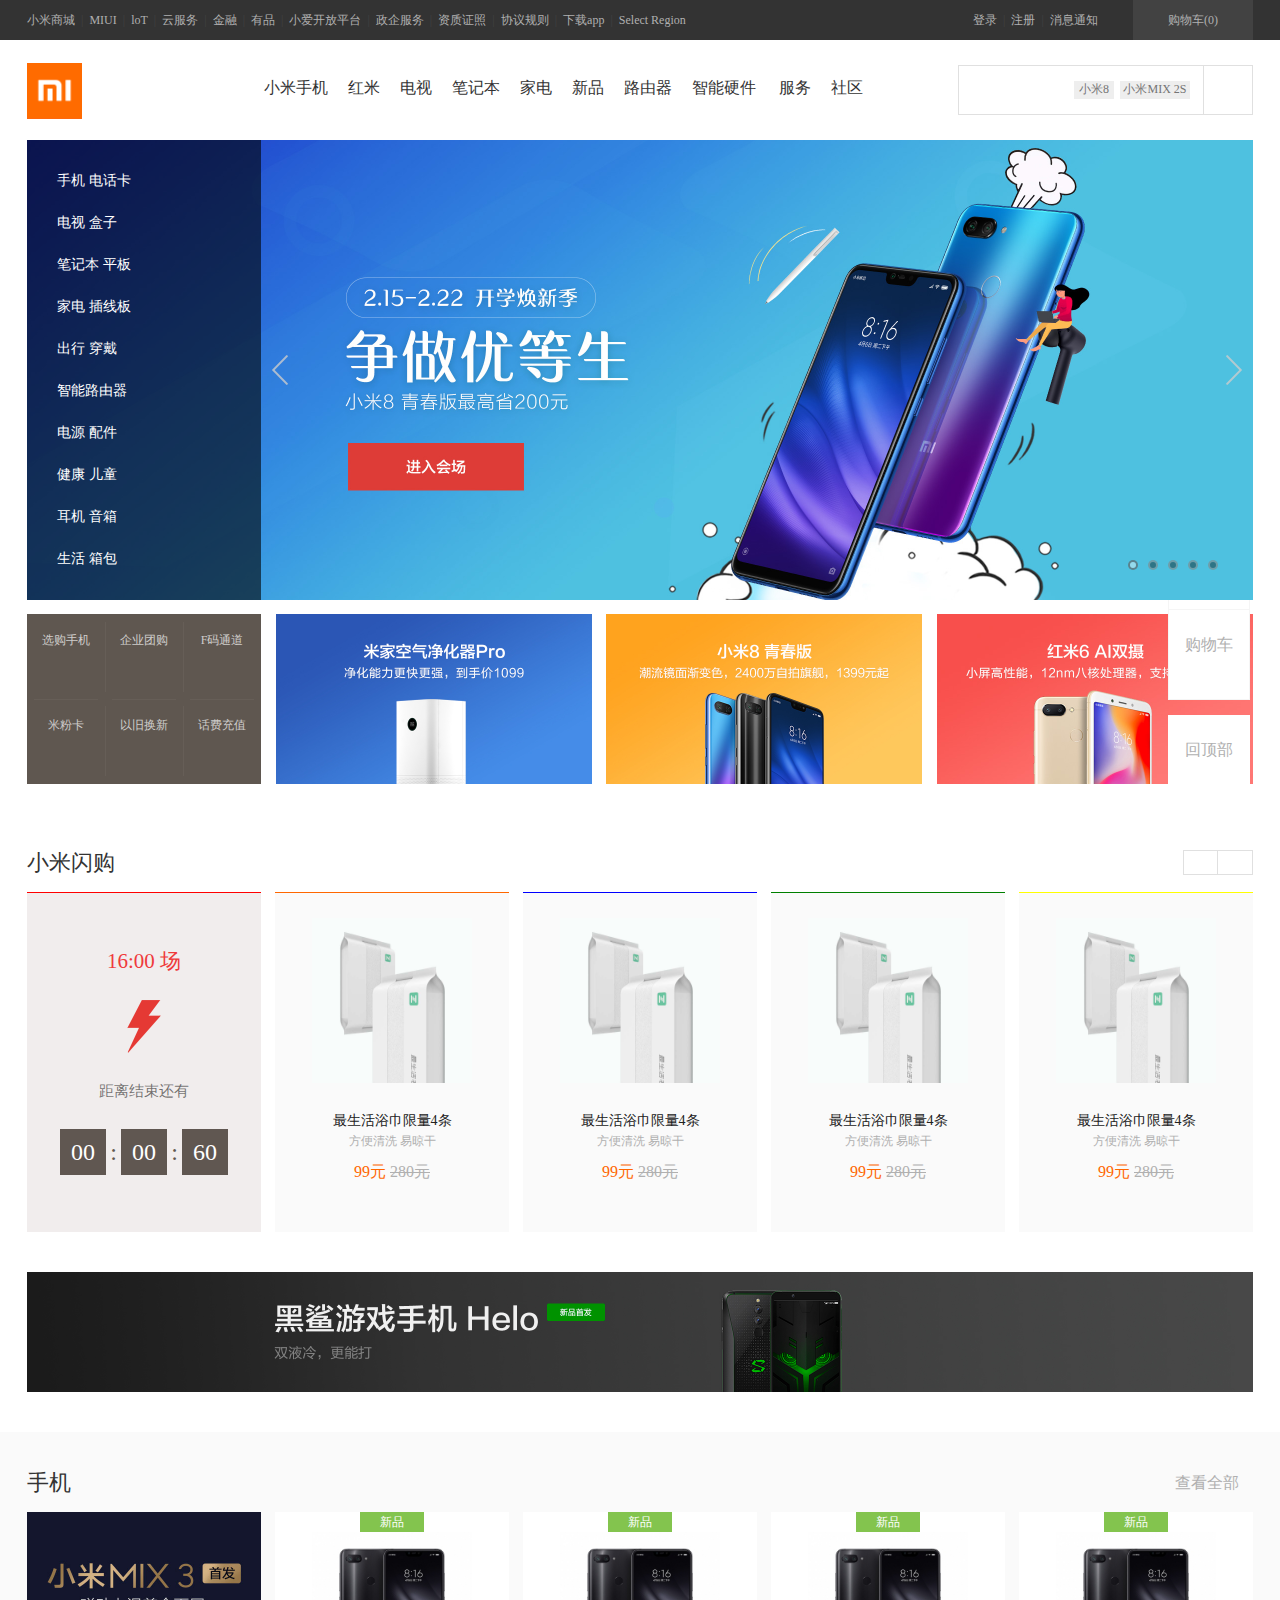
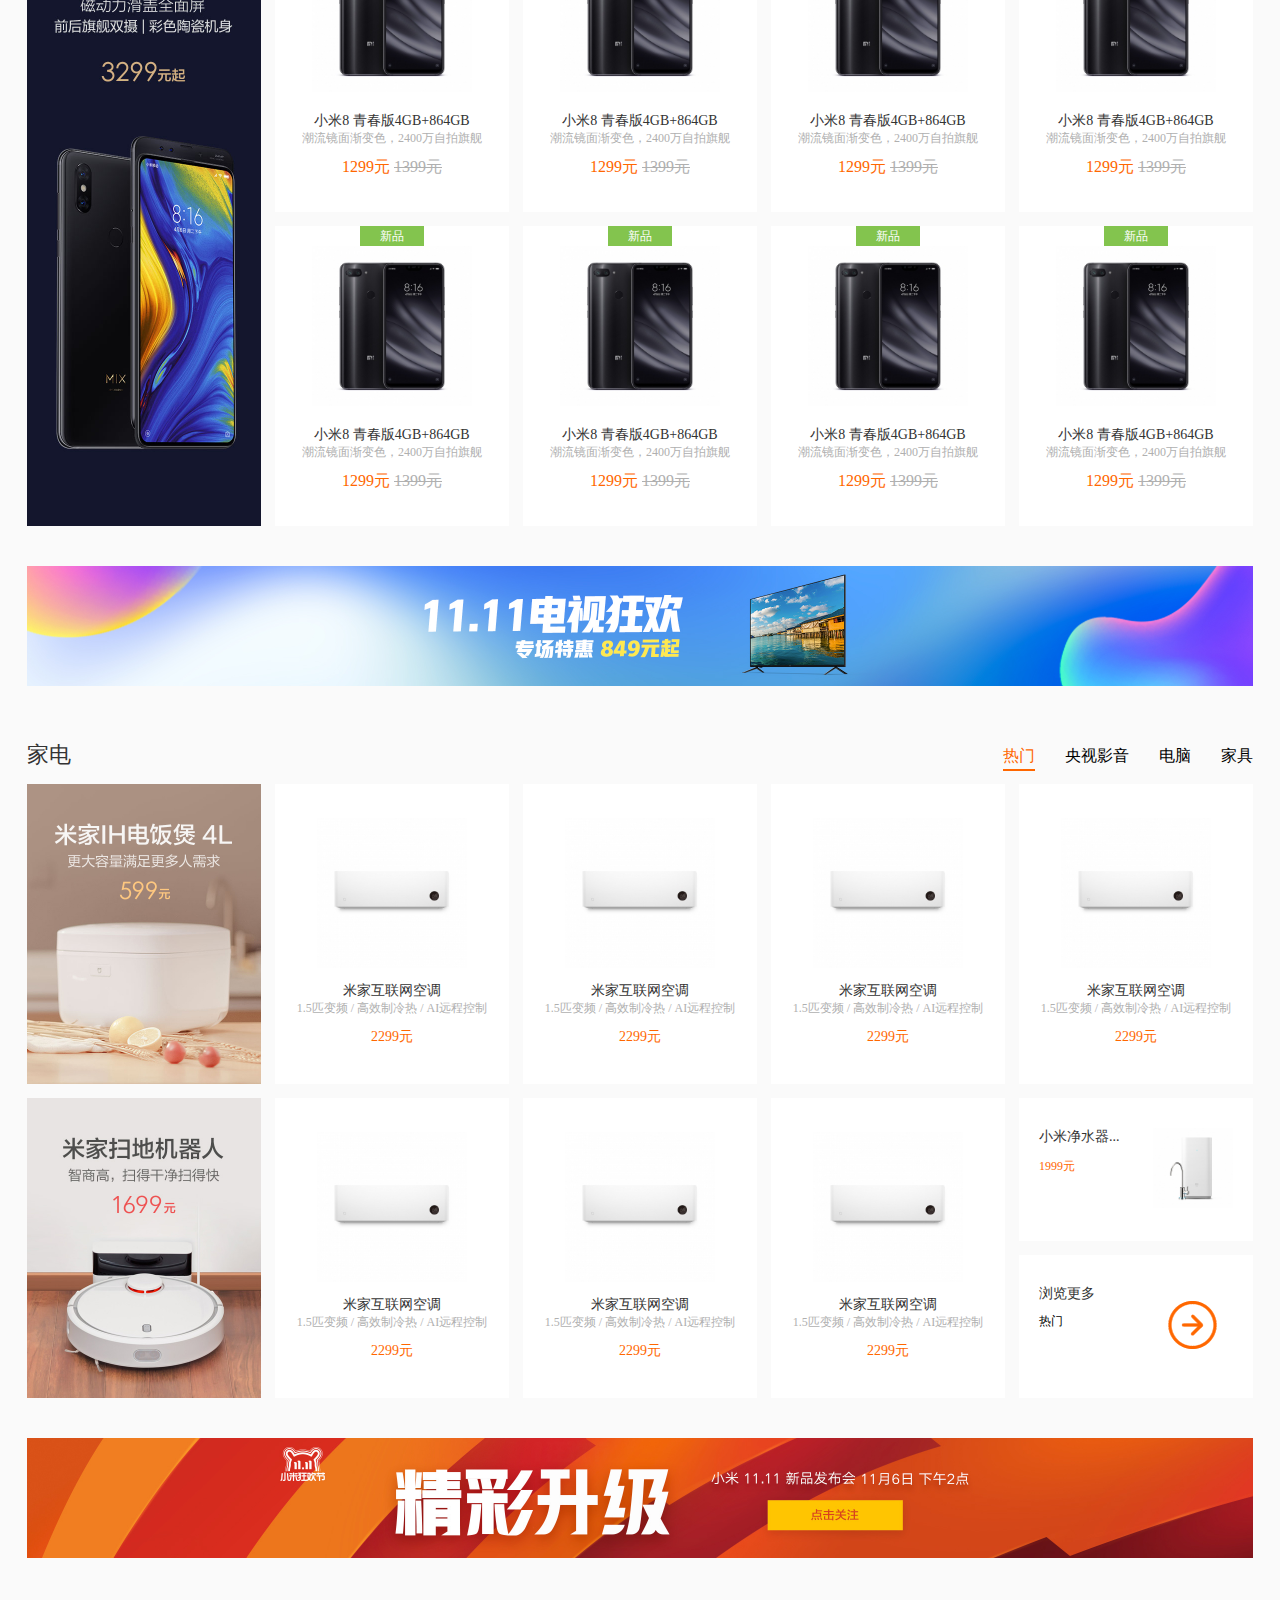
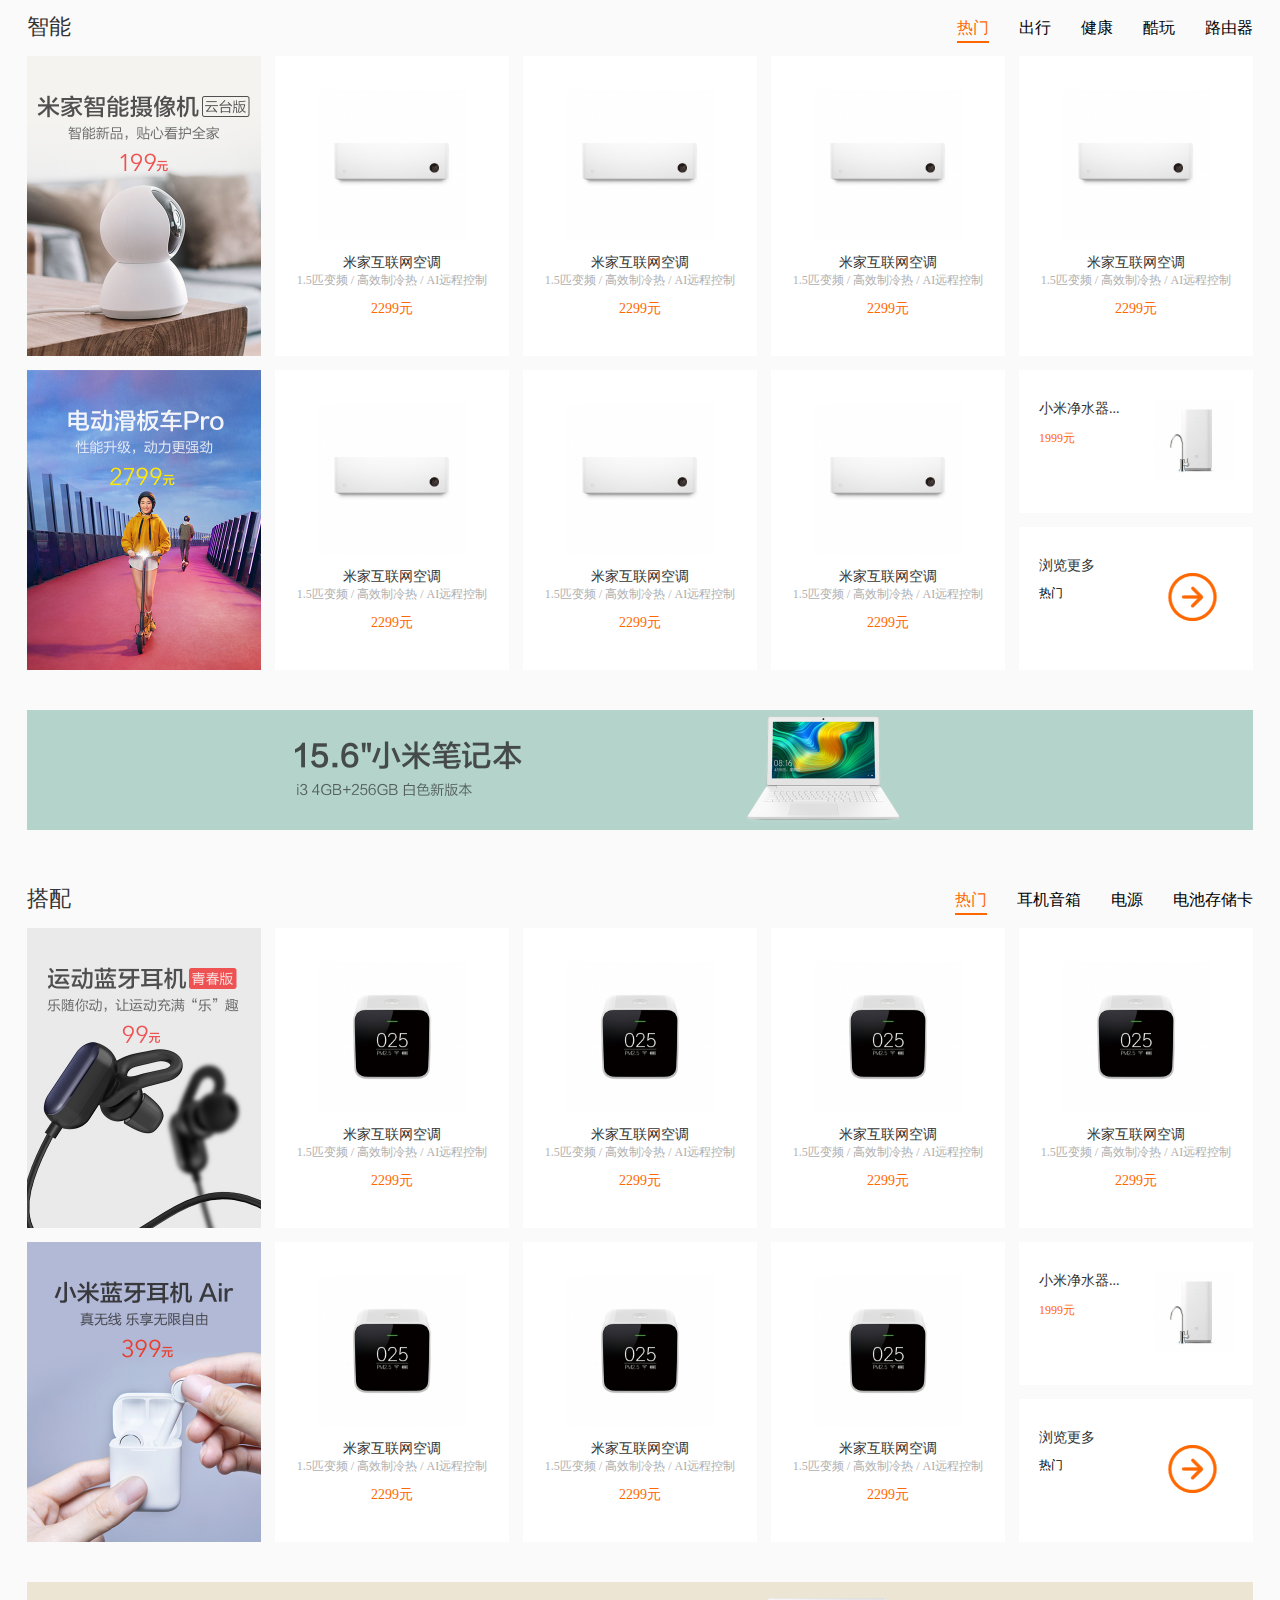
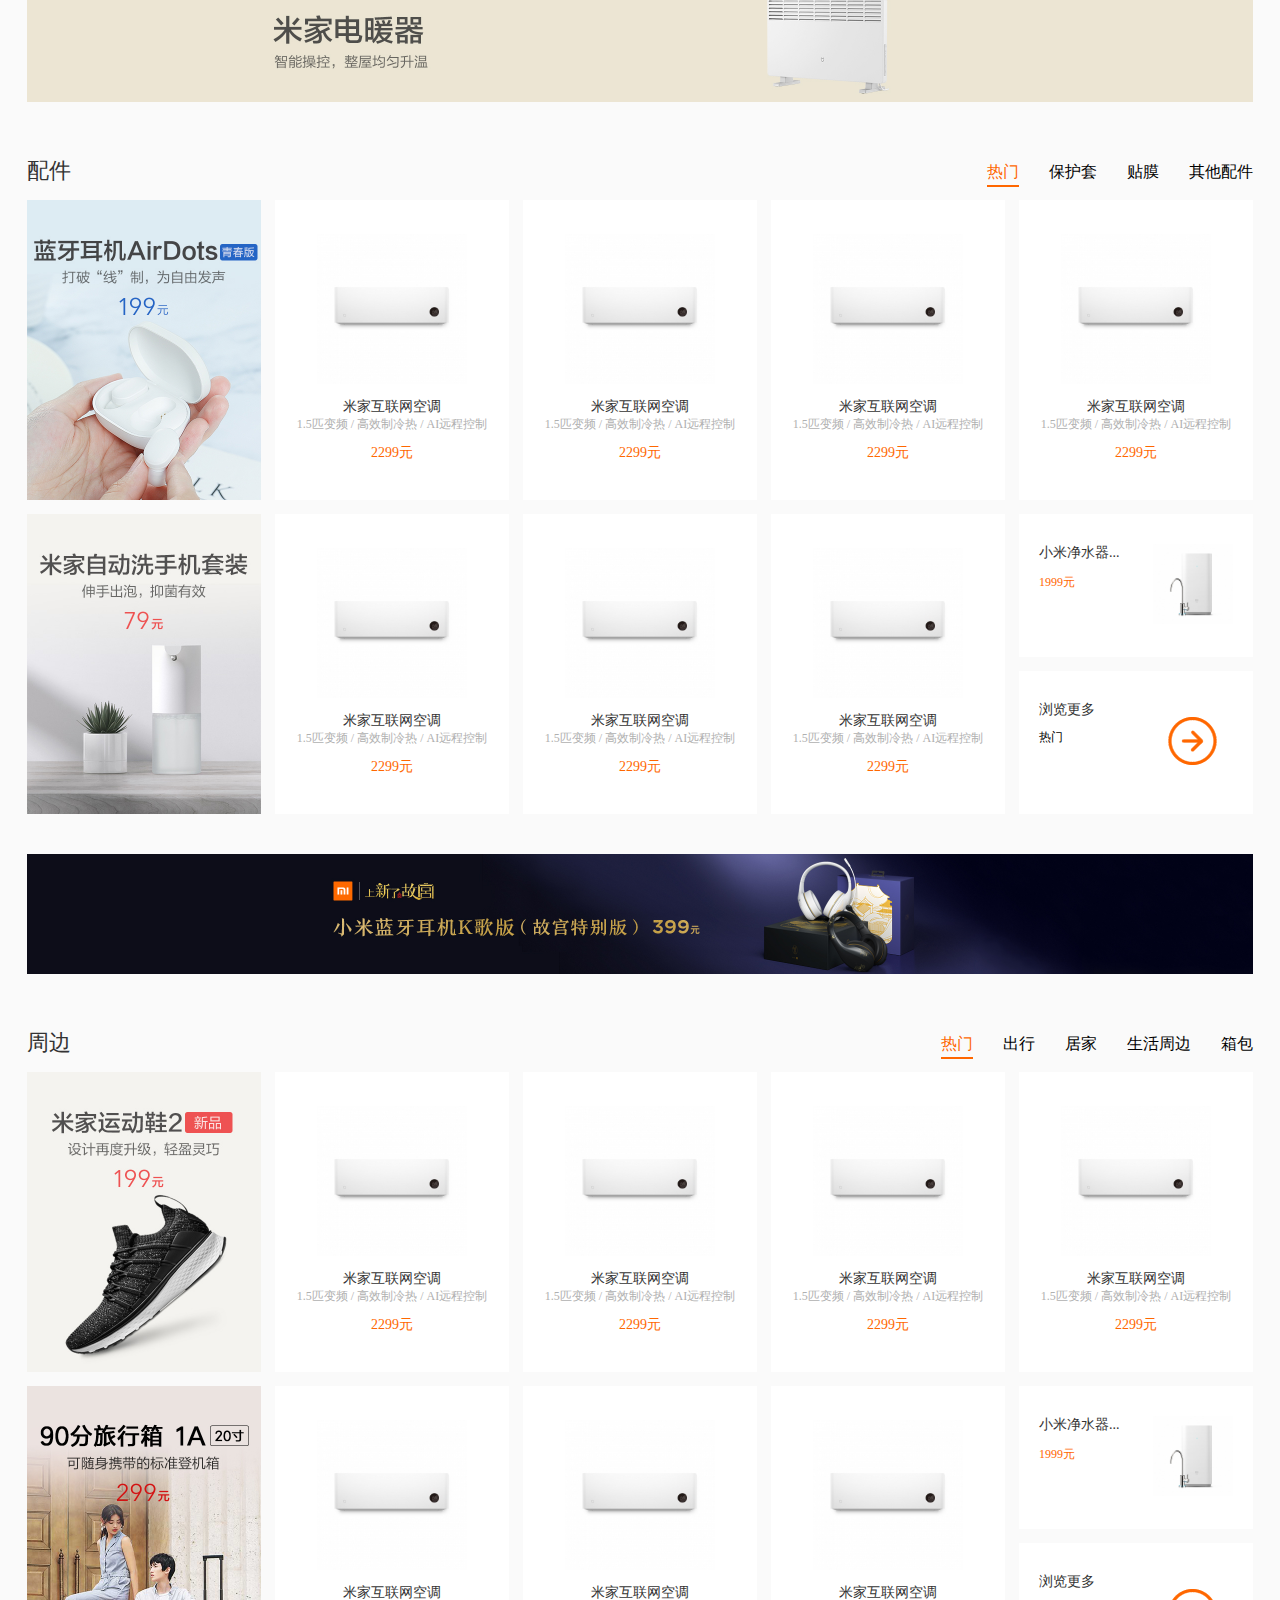
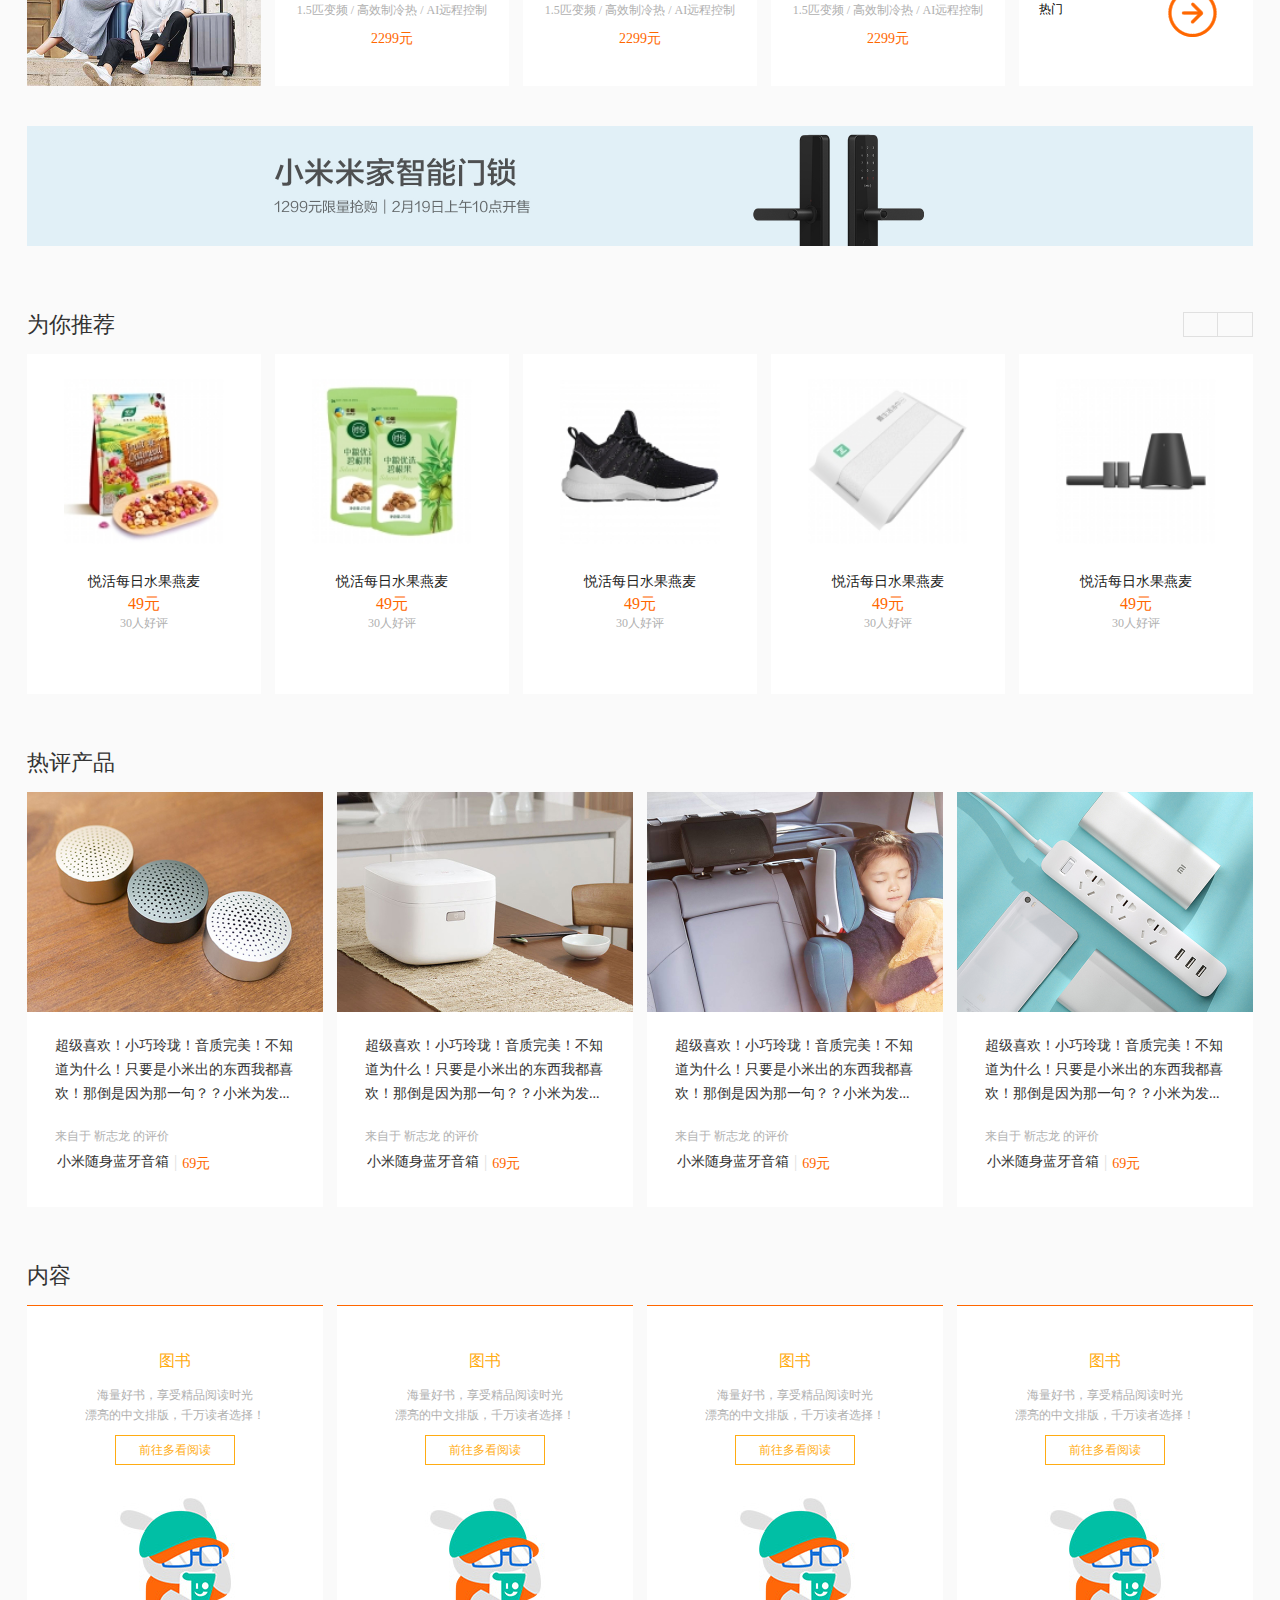
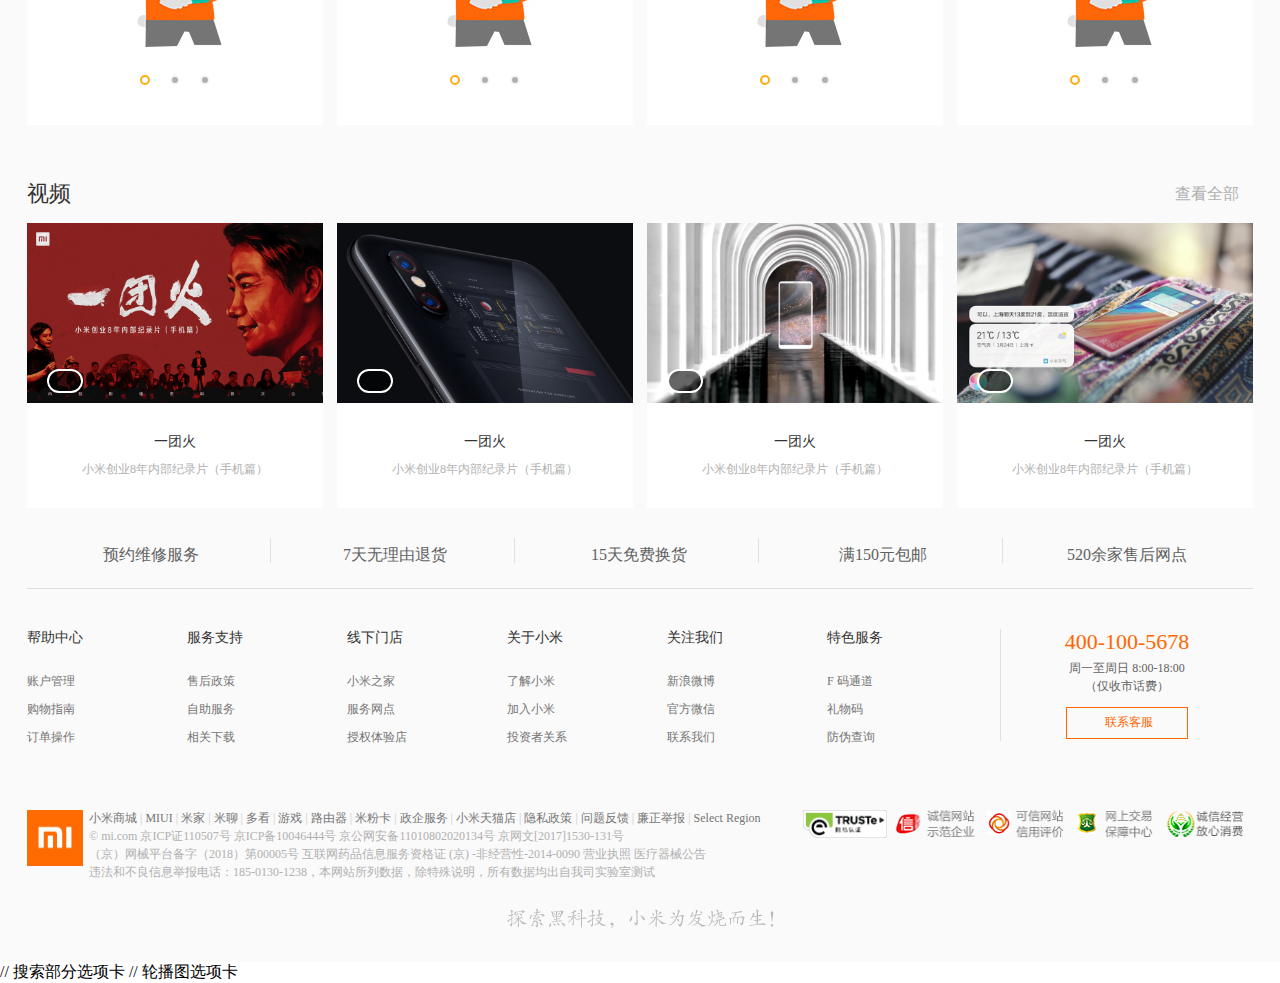
<file: index.html>
<!DOCTYPE html>
<html lang="en">
<link rel="stylesheet" href="css/mi.css">
<link rel="stylesheet" href="https://at.alicdn.com/t/font_929727_0csiizc3if2m.css">

<head>
	<meta charset="UTF-8">
	<title>小米官网</title>
	<script src="animate.js"></script>

</head>

<body>
	<!--小米官网顶部导航栏开始-->
	<header class="nav-box">
		<div class="nav-cencer">
			<div class="nav-left">
				<a href="">小米商城</a>
				<span>|</span>
				<a href="">MIUI</a>
				<span>|</span>
				<a href="">loT</a>
				<span>|</span>
				<a href="">云服务</a>
				<span>|</span>
				<a href="">金融</a>
				<span>|</span>
				<a href="">有品</a>
				<span>|</span>
				<a href="">小爱开放平台</a>
				<span>|</span>
				<a href="">政企服务</a>
				<span>|</span>
				<a href="">资质证照</a>
				<span>|</span>
				<a href="">协议规则</a>
				<span>|</span>
				<a href="" class="gggg">下载app
					<span class="taobao"
						style="width: 124px; position: absolute; top: 40px; left:73%; padding: 18px 0px 14px; background: rgb(255, 255, 255); margin-left: -55px; box-shadow: rgb(170, 170, 170) 0px 1px 5px;z-index: 11;display: none">
						<em style="    width: 0;
						height: 0;
						border-width: 0 10px 10px;
						border-style: solid;
						border-color: transparent transparent #fff;
						position: absolute;
						top: -10px;
						left: 50px;"></em>
						<img src="img/q1.png" alt="" width="90" ;height="90" style="display:block;margin: 0 auto;">
						<span
							style="display:block;text-align: center;font-size:14px;color:#333;line-height:1;margin-top:14px;">小米商城app</span>
					</span>
				</a>
				<script>
					let ojbk = document.querySelector(".gggg");
					let taobaoo = document.querySelector(".taobao");
					ojbk.onmouseover = function () {
						taobaoo.style.display = "block"
					}
					ojbk.onmouseout = function () {
						taobaoo.style.display = "none"
					}
				</script>
				<span>|</span>
				<a href="">Select Region</a>
			</div>
			<div class="nav-right">
				<a href="">登录</a>
				<span>|</span>
				<a href="">注册</a>
				<span>|</span>
				<a href="">消息通知</a>

				<a href="" class="shopping-car">
					<i class="iconfont icon-shop"></i> 购物车(0)
					<div class="car" style="width: 320px;
						height: 0px;
						background: #fff;
						position: absolute;
						top: 40px;
						right: 0;
						z-index: 999;
						text-align: center;
						line-height: 100px;
						color: #333;
						box-shadow: 0 4px 10px rgba(0, 0, 0, 0.1);
						transition: all 0.5s;
						overflow: hidden;">购物车中还没有商品，赶紧选购把！</div>
				</a>

				<script>
					let aodi = document.querySelector(".car");
					let wuling = document.querySelector(".shopping-car");
					wuling.onmouseover = function () {
						aodi.style.height = "100px";
					}
					wuling.onmouseout = function () {
						aodi.style.height = "0";
					}
				</script>
			</div>
		</div>
	</header>
	<!--小米官网顶部导航栏结束-->
	<!--小米官网搜索部分开始-->
	<div class="search-bigbox">
		<div class="search-box">
			<div class="mi-logo">
				<img src="img/logo-footer.png" alt="">
			</div>
			<div class="search-list">
				<a href="" class="link"> <span>小米手机</span>
					<div class="link-box">
						<div class="link-Box">
							<li class="link-first">
								<div class="link-new">新品</div>
								<div class="link-img"><img src="img/link1.png" alt=""></div>
								<div href="" class="title">小米电视4S 75英寸</div>
								<p class="link-price">2999元</p>
							</li>

							<li class="link-first">
								<div class="link-new">新品</div>
								<div class="link-img"><img src="img/link1.png" alt=""></div>
								<div href="" class="title">小米电视4S 75英寸</div>
								<p class="link-price">2999元</p>
							</li>
							<li class="link-first">
								<div class="link-new">新品</div>
								<div class="link-img"><img src="img/link1.png" alt=""></div>
								<div href="" class="title">小米电视4S 75英寸</div>
								<p class="link-price">2999元</p>
							</li>
							<li class="link-first">
								<div class="link-new">新品</div>
								<div class="link-img"><img src="img/link1.png" alt=""></div>
								<div href="" class="title">小米电视4S 75英寸</div>
								<p class="link-price">2999元</p>
							</li>
							<li class="link-first">
								<div class="link-new">新品</div>
								<div class="link-img"><img src="img/link1.png" alt=""></div>
								<div href="" class="title">小米电视4S 75英寸</div>
								<p class="link-price">2999元</p>
							</li>
						</div>
					</div>
				</a>
				<a href="" class="link"><span>红米</span>
					<div class="link-box">
						<div class="link-Box">

							<li class="link-first">
								<div class="link-new">新品</div>
								<div class="link-img"><img src="img/3333.png" alt=""></div>
								<div href="" class="title">小米电视4S 75英寸</div>
								<p class="link-price">2999元</p>
							</li>

							<li class="link-first">
								<div class="link-new">新品</div>
								<div class="link-img"><img src="img/3333.png" alt=""></div>
								<div href="" class="title">小米电视4S 75英寸</div>
								<p class="link-price">2999元</p>
							</li>
							<li class="link-first">
								<div class="link-new">新品</div>
								<div class="link-img"><img src="img/3333.png" alt=""></div>
								<div href="" class="title">小米电视4S 75英寸</div>
								<p class="link-price">2999元</p>
							</li>
							<li class="link-first">
								<div class="link-new">新品</div>
								<div class="link-img"><img src="img/3333.png" alt=""></div>
								<div href="" class="title">小米电视4S 75英寸</div>
								<p class="link-price">2999元</p>
							</li>
							<li class="link-first">
								<div class="link-new">新品</div>
								<div class="link-img"><img src="img/3333.png" alt=""></div>
								<div href="" class="title">小米电视4S 75英寸</div>
								<p class="link-price">2999元</p>
							</li>
						</div>
					</div>
				</a>
				<a href="" class="link"><span>电视</span>
					<div class="link-box">
						<div class="link-Box">

							<li class="link-first">
								<div class="link-new">新品</div>
								<div class="link-img"><img src="img/电视.png" alt=""></div>
								<div href="" class="title">小米电视4S 75英寸</div>
								<p class="link-price">2999元</p>
							</li>

							<li class="link-first">
								<div class="link-new">新品</div>
								<div class="link-img"><img src="img/电视.png" alt=""></div>
								<div href="" class="title">小米电视4S 75英寸</div>
								<p class="link-price">2999元</p>
							</li>
							<li class="link-first">
								<div class="link-new">新品</div>
								<div class="link-img"><img src="img/电视.png" alt=""></div>
								<div href="" class="title">小米电视4S 75英寸</div>
								<p class="link-price">2999元</p>
							</li>
							<li class="link-first">
								<div class="link-new">新品</div>
								<div class="link-img"><img src="img/电视.png" alt=""></div>
								<div href="" class="title">小米电视4S 75英寸</div>
								<p class="link-price">2999元</p>
							</li>
							<li class="link-first">
								<div class="link-new">新品</div>
								<div class="link-img"><img src="img/电视.png" alt=""></div>
								<div href="" class="title">小米电视4S 75英寸</div>
								<p class="link-price">2999元</p>
							</li>
						</div>
					</div>
				</a>
				<a href="" class="link"><span>笔记本</span>
					<div class="link-box">
						<div class="link-Box">

							<li class="link-first">
								<div class="link-new">新品</div>
								<div class="link-img"><img src="img/笔记本.png" alt=""></div>
								<div href="" class="title">小米电视4S 75英寸</div>
								<p class="link-price">2999元</p>
							</li>

							<li class="link-first">
								<div class="link-new">新品</div>
								<div class="link-img"><img src="img/笔记本.png" alt=""></div>
								<div href="" class="title">小米电视4S 75英寸</div>
								<p class="link-price">2999元</p>
							</li>
							<li class="link-first">
								<div class="link-new">新品</div>
								<div class="link-img"><img src="img/笔记本.png" alt=""></div>
								<div href="" class="title">小米电视4S 75英寸</div>
								<p class="link-price">2999元</p>
							</li>
							<li class="link-first">
								<div class="link-new">新品</div>
								<div class="link-img"><img src="img/笔记本.png" alt=""></div>
								<div href="" class="title">小米电视4S 75英寸</div>
								<p class="link-price">2999元</p>
							</li>
							<li class="link-first">
								<div class="link-new">新品</div>
								<div class="link-img"><img src="img/笔记本.png" alt=""></div>
								<div href="" class="title">小米电视4S 75英寸</div>
								<p class="link-price">2999元</p>
							</li>
						</div>
					</div>
				</a>
				<a href="" class="link"><span>家电</span>
					<div class="link-box">
						<div class="link-Box">

							<li class="link-first">
								<div class="link-new">新品</div>
								<div class="link-img"><img src="img/家电.jpg" alt=""></div>
								<div href="" class="title">小米电视4S 75英寸</div>
								<p class="link-price">2999元</p>
							</li>

							<li class="link-first">
								<div class="link-new">新品</div>
								<div class="link-img"><img src="img/家电.jpg" alt=""></div>
								<div href="" class="title">小米电视4S 75英寸</div>
								<p class="link-price">2999元</p>
							</li>
							<li class="link-first">
								<div class="link-new">新品</div>
								<div class="link-img"><img src="img/家电.jpg" alt=""></div>
								<div href="" class="title">小米电视4S 75英寸</div>
								<p class="link-price">2999元</p>
							</li>
							<li class="link-first">
								<div class="link-new">新品</div>
								<div class="link-img"><img src="img/家电.jpg" alt=""></div>
								<div href="" class="title">小米电视4S 75英寸</div>
								<p class="link-price">2999元</p>
							</li>
							<li class="link-first">
								<div class="link-new">新品</div>
								<div class="link-img"><img src="img/家电.jpg" alt=""></div>
								<div href="" class="title">小米电视4S 75英寸</div>
								<p class="link-price">2999元</p>
							</li>
						</div>
					</div>
				</a>
				<a href="" class="link"> <span>新品</span>
					<div class="link-box">
						<div class="link-Box">

							<li class="link-first">
								<div class="link-new">新品</div>
								<div class="link-img"><img src="img/新品.jpg" alt=""></div>
								<div href="" class="title">小米电视4S 75英寸</div>
								<p class="link-price">2999元</p>
							</li>

							<li class="link-first">
								<div class="link-new">新品</div>
								<div class="link-img"><img src="img/新品.jpg" alt=""></div>
								<div href="" class="title">小米电视4S 75英寸</div>
								<p class="link-price">2999元</p>
							</li>
							<li class="link-first">
								<div class="link-new">新品</div>
								<div class="link-img"><img src="img/新品.jpg" alt=""></div>
								<div href="" class="title">小米电视4S 75英寸</div>
								<p class="link-price">2999元</p>
							</li>
							<li class="link-first">
								<div class="link-new">新品</div>
								<div class="link-img"><img src="img/新品.jpg" alt=""></div>
								<div href="" class="title">小米电视4S 75英寸</div>
								<p class="link-price">2999元</p>
							</li>

						</div>
					</div>
				</a>
				<a href="" class="link"> <span>路由器</span>
					<div class="link-box">
						<div class="link-Box">

							<li class="link-first">
								<div class="link-new">新品</div>
								<div class="link-img"><img src="img/路由器.jpg" alt=""></div>
								<div href="" class="title">小米电视4S 75英寸</div>
								<p class="link-price">2999元</p>
							</li>

							<li class="link-first">
								<div class="link-new">新品</div>
								<div class="link-img"><img src="img/路由器.jpg" alt=""></div>
								<div href="" class="title">小米电视4S 75英寸</div>
								<p class="link-price">2999元</p>
							</li>
							<li class="link-first">
								<div class="link-new">新品</div>
								<div class="link-img"><img src="img/路由器.jpg" alt=""></div>
								<div href="" class="title">小米电视4S 75英寸</div>
								<p class="link-price">2999元</p>
							</li>
							<li class="link-first">
								<div class="link-new">新品</div>
								<div class="link-img"><img src="img/路由器.jpg" alt=""></div>
								<div href="" class="title">小米电视4S 75英寸</div>
								<p class="link-price">2999元</p>
							</li>
							<li class="link-first">
								<div class="link-new">新品</div>
								<div class="link-img"><img src="img/路由器.jpg" alt=""></div>
								<div href="" class="title">小米电视4S 75英寸</div>
								<p class="link-price">2999元</p>
							</li>
						</div>
					</div>
				</a>
				<a href="" class="link"> <span>智能硬件</span>
					<div class="link-box">
						<div class="link-Box">

							<li class="link-first">
								<div class="link-new">新品</div>
								<div class="link-img"><img src="img/智能硬件.jpg" alt=""></div>
								<div href="" class="title">小米电视4S 75英寸</div>
								<p class="link-price">2999元</p>
							</li>

							<li class="link-first">
								<div class="link-new">新品</div>
								<div class="link-img"><img src="img/智能硬件.jpg" alt=""></div>
								<div href="" class="title">小米电视4S 75英寸</div>
								<p class="link-price">2999元</p>
							</li>
							<li class="link-first">
								<div class="link-new">新品</div>
								<div class="link-img"><img src="img/智能硬件.jpg" alt=""></div>
								<div href="" class="title">小米电视4S 75英寸</div>
								<p class="link-price">2999元</p>
							</li>
							<li class="link-first">
								<div class="link-new">新品</div>
								<div class="link-img"><img src="img/智能硬件.jpg" alt=""></div>
								<div href="" class="title">小米电视4S 75英寸</div>
								<p class="link-price">2999元</p>
							</li>
							<li class="link-first">
								<div class="link-new">新品</div>
								<div class="link-img"><img src="img/智能硬件.jpg" alt=""></div>
								<div href="" class="title">小米电视4S 75英寸</div>
								<p class="link-price">2999元</p>
							</li>
						</div>
					</div>
				</a>

			</div>
			<a href="" class="linK"> <span>服务</span></a>
			<a href="" class="linK"> <span>社区</span></a>

			<div class="search-bar">
				<input type="text" class="search-input">
				<input type="text" class="search-sou">
				<a class="sou">
					<i class="iconfont icon-search-1-copy"></i>
				</a>
				<a href="" class="text1">小米8</a>
				<a href="" class="text2">小米MIX 2S</a>
				<div class="search-box2">
					<li class="m8">
						<a href="" class="search-a">
							<span class="span1">小米6x</span>
							<span class="span2">约有6件</span></a>
					</li>
					<li class="m8">
						<a href="" class="search-a">
							<span class="span1">小米MIX 2S</span>
							<span class="span2">约有10件</span></a>
					</li>
					<li class="m8">
						<a href="" class="search-a">
							<span class="span1">小米9</span>
							<span class="span2">约有5件</span></a>
					</li>
					<li class="m8">
						<a href="" class="search-a">
							<span class="span1">小米8s</span>
							<span class="span2">约有6件</span></a>
					</li>
					<li class="m8">
						<a href="" class="search-a">
							<span class="span1">小米黑鲨</span>
							<span class="span2">约有6件</span></a>
					</li>
					<li class="m8">
						<a href="" class="search-a">
							<span class="span1">小米MIX</span>
							<span class="span2">约有6件</span></a>
					</li>
				</div>
			</div>
		</div>
	</div>
	<script>
		let searchh = document.querySelector(".search-bar");
		let tex1 = document.querySelector(".text1");
		let tex2 = document.querySelector(".text2");
		let input1 = document.querySelector(".search-input");
		let input2 = document.querySelector(".search-sou");
		let searchbox = document.querySelector(".search-box2");
		let m8 = document.querySelectorAll(".m8");
		let m9 = document.querySelector(".sou i")
		tex1.style = "display:block";
		tex2.style = "display:block";
		let flag = true;
		searchh.onmouseover = function () {
			if (!flag == true) {
				return;
			}
			input1.style = "border: 1px solid #b0b0b0;border-right:0";
			input2.style = "border: 1px solid #b0b0b0";
		}
		searchh.onmouseout = function () {
			if (!flag == true) {
				return;
			}
			input1.style = "border: 1px solid #e0e0e0;border-right:0";
			input2.style = "border: 1px solid #e0e0e0";

		}
		input1.onfocus = function () {
			flag = false;
			input1.style = "border: 1px solid #ff6700;border-right:0";
			input2.style = "border: 1px solid #ff6700";
			searchbox.style = "display:block";
			tex1.style = "display:none";
			tex2.style = "display:none";
		}
		input1.onblur = function () {
			flag = false;
			input1.style = "border: 1px solid #e0e0e0;border-right:0";
			input2.style = "border: 1px solid #e0e0e0";
			searchbox.style = "display:none";
			tex1.style = "display:block";
			tex2.style = "display:block";
		}
		for (let i = 0; i < m8.length; i++) {
			m8[i].onmouseover = function () {
				m8[i].style = "background:#eee"
			}
			m8[i].onmouseout = function () {
				m8[i].style = "backgroung:#fff"
			}
		}
	</script>
	<!--小米官网搜索部分结束-->
	<!--轮播图开始-->
	<div class="banner-box">
		<img class="banner-img" src="img/1.jpg" alt="">
		<img class="banner-img" src="img/2.jpg" alt="">
		<img class="banner-img" src="img/3.jpg" alt="">
		<img class="banner-img" src="img/4.jpg" alt="">
		<img class="banner-img" src="img/5.jpg" alt="">
		<div class="btn-left"></div>
		<div class="btn-right"></div>
		<div class="banner-list">
			<li>
				<a href="">手机 电话卡
					<i class="iconfont icon-right1"></i>
				</a>
				<div class="section">
					<a href="" class="section-a">
						<div class="section-img"> <img src="img/3333.png" alt=""></div>
						<span>小米9</span>
					</a><a href="" class="section-a">
						<div class="section-img"> <img src="img/3333.png" alt=""></div>
						<span>小米9</span>
					</a>
					<a href="" class="section-a">
						<div class="section-img"> <img src="img/3333.png" alt=""></div>
						<span>小米9</span>
					</a>

				</div>
			</li>
			<li><a href="">电视 盒子
					<i class="iconfont icon-right1"></i>
				</a>
				<div class="section">
					<a href="" class="section-a">
						<div class="section-img"> <img src="img/3333.png" alt=""></div>
						<span>小米9</span>
					</a><a href="" class="section-a">
						<div class="section-img"> <img src="img/3333.png" alt=""></div>
						<span>小米9</span>
					</a>
					<a href="" class="section-a">
						<div class="section-img"> <img src="img/3333.png" alt=""></div>
						<span>小米9</span>
					</a>
					<a href="" class="section-a">
						<div class="section-img"> <img src="img/3333.png" alt=""></div>
						<span>小米9</span>
					</a><a href="" class="section-a">
						<div class="section-img"> <img src="img/3333.png" alt=""></div>
						<span>小米9</span>
					</a>
					<a href="" class="section-a">
						<div class="section-img"> <img src="img/3333.png" alt=""></div>
						<span>小米9</span>
					</a>
				</div>
			</li>
			<li><a href="">笔记本 平板
					<i class="iconfont icon-right1"></i>
				</a>
				<div class="section">
					<a href="" class="section-a">
						<div class="section-img"> <img src="img/3333.png" alt=""></div>
						<span>小米9</span>
					</a><a href="" class="section-a">
						<div class="section-img"> <img src="img/3333.png" alt=""></div>
						<span>小米9</span>
					</a>
					<a href="" class="section-a">
						<div class="section-img"> <img src="img/3333.png" alt=""></div>
						<span>小米9</span>
					</a>
					<a href="" class="section-a">
						<div class="section-img"> <img src="img/3333.png" alt=""></div>
						<span>小米9</span>
					</a><a href="" class="section-a">
						<div class="section-img"> <img src="img/3333.png" alt=""></div>
						<span>小米9</span>
					</a>
					<a href="" class="section-a">
						<div class="section-img"> <img src="img/3333.png" alt=""></div>
						<span>小米9</span>
					</a>
					<a href="" class="section-a">
						<div class="section-img"> <img src="img/3333.png" alt=""></div>
						<span>小米9</span>
					</a><a href="" class="section-a">
						<div class="section-img"> <img src="img/3333.png" alt=""></div>
						<span>小米9</span>
					</a>
					<a href="" class="section-a">
						<div class="section-img"> <img src="img/3333.png" alt=""></div>
						<span>小米9</span>
					</a>
				</div>
			</li>
			<li><a href="">家电 插线板
					<i class="iconfont icon-right1"></i>
				</a>
				<div class="section">
					<a href="" class="section-a">
						<div class="section-img"> <img src="img/3333.png" alt=""></div>
						<span>小米9</span>
					</a><a href="" class="section-a">
						<div class="section-img"> <img src="img/3333.png" alt=""></div>
						<span>小米9</span>
					</a>
					<a href="" class="section-a">
						<div class="section-img"> <img src="img/3333.png" alt=""></div>
						<span>小米9</span>
					</a>
				</div>
			</li>
			<li><a href="">出行 穿戴
					<i class="iconfont icon-right1"></i>
				</a>
				<div class="section">
					<a href="" class="section-a">
						<div class="section-img"> <img src="img/3333.png" alt=""></div>
						<span>小米9</span>
					</a><a href="" class="section-a">
						<div class="section-img"> <img src="img/3333.png" alt=""></div>
						<span>小米9</span>
					</a>
					<a href="" class="section-a">
						<div class="section-img"> <img src="img/3333.png" alt=""></div>
						<span>小米9</span>
					</a>
				</div>
			</li>

			<li><a href="">智能路由器
					<i class="iconfont icon-right1"></i>
				</a>
				<div class="section">
					<a href="" class="section-a">
						<div class="section-img"> <img src="img/3333.png" alt=""></div>
						<span>小米9</span>
					</a><a href="" class="section-a">
						<div class="section-img"> <img src="img/3333.png" alt=""></div>
						<span>小米9</span>
					</a>
					<a href="" class="section-a">
						<div class="section-img"> <img src="img/3333.png" alt=""></div>
						<span>小米9</span>
					</a>
					<a href="" class="section-a">
						<div class="section-img"> <img src="img/3333.png" alt=""></div>
						<span>小米9</span>
					</a><a href="" class="section-a">
						<div class="section-img"> <img src="img/3333.png" alt=""></div>
						<span>小米9</span>
					</a>
					<a href="" class="section-a">
						<div class="section-img"> <img src="img/3333.png" alt=""></div>
						<span>小米9</span>
					</a>
					<a href="" class="section-a">
						<div class="section-img"> <img src="img/3333.png" alt=""></div>
						<span>小米9</span>
					</a><a href="" class="section-a">
						<div class="section-img"> <img src="img/3333.png" alt=""></div>
						<span>小米9</span>
					</a>
					<a href="" class="section-a">
						<div class="section-img"> <img src="img/3333.png" alt=""></div>
						<span>小米9</span>
					</a>
				</div>
			</li>

			<li><a href="">电源 配件
					<i class="iconfont icon-right1"></i>
				</a>
				<div class="section">
					<a href="" class="section-a">
						<div class="section-img"> <img src="img/3333.png" alt=""></div>
						<span>小米9</span>
					</a><a href="" class="section-a">
						<div class="section-img"> <img src="img/3333.png" alt=""></div>
						<span>小米9</span>
					</a>
					<a href="" class="section-a">
						<div class="section-img"> <img src="img/3333.png" alt=""></div>
						<span>小米9</span>
					</a>
					<a href="" class="section-a">
						<div class="section-img"> <img src="img/3333.png" alt=""></div>
						<span>小米9</span>
					</a><a href="" class="section-a">
						<div class="section-img"> <img src="img/3333.png" alt=""></div>
						<span>小米9</span>
					</a>
					<a href="" class="section-a">
						<div class="section-img"> <img src="img/3333.png" alt=""></div>
						<span>小米9</span>
					</a>
				</div>
			</li>

			<li><a href=""></a>健康 儿童
				<i class="iconfont icon-right1"></i>
				</a>
				<div class="section">
					<a href="" class="section-a">
						<div class="section-img"> <img src="img/3333.png" alt=""></div>
						<span>小米9</span>
					</a>
					<a href="" class="section-a">
						<div class="section-img"> <img src="img/3333.png" alt=""></div>
						<span>小米9</span>
					</a>
					<a href="" class="section-a">
						<div class="section-img"> <img src="img/3333.png" alt=""></div>
						<span>小米9</span>
					</a>
					<a href="" class="section-a">
						<div class="section-img"> <img src="img/3333.png" alt=""></div>
						<span>小米9</span>
					</a>
					<a href="" class="section-a">
						<div class="section-img"> <img src="img/3333.png" alt=""></div>
						<span>小米9</span>
					</a>
					<a href="" class="section-a">
						<div class="section-img"> <img src="img/3333.png" alt=""></div>
						<span>小米9</span>
					</a>
					<a href="" class="section-a">
						<div class="section-img"> <img src="img/3333.png" alt=""></div>
						<span>小米9</span>
					</a>
				</div>
			</li>

			<li><a href="">耳机 音箱
					<i class="iconfont icon-right1"></i>
				</a>
				<div class="section">
					<a href="" class="section-a">
						<div class="section-img"> <img src="img/3333.png" alt=""></div>
						<span>小米9</span>
					</a>
					<a href="" class="section-a">
						<div class="section-img"> <img src="img/3333.png" alt=""></div>
						<span>小米9</span>
					</a>
					<a href="" class="section-a">
						<div class="section-img"> <img src="img/3333.png" alt=""></div>
						<span>小米9</span>
					</a>
					<a href="" class="section-a">
						<div class="section-img"> <img src="img/3333.png" alt=""></div>
						<span>小米9</span>
					</a>
					<a href="" class="section-a">
						<div class="section-img"> <img src="img/3333.png" alt=""></div>
						<span>小米9</span>
					</a>
					<a href="" class="section-a">
						<div class="section-img"> <img src="img/3333.png" alt=""></div>
						<span>小米9</span>
					</a>
					<a href="" class="section-a">
						<div class="section-img"> <img src="img/3333.png" alt=""></div>
						<span>小米9</span>
					</a>

					<a href="" class="section-a">
						<div class="section-img"> <img src="img/3333.png" alt=""></div>
						<span>小米9</span>
					</a><a href="" class="section-a">
						<div class="section-img"> <img src="img/3333.png" alt=""></div>
						<span>小米9</span>
					</a>
					<a href="" class="section-a">
						<div class="section-img"> <img src="img/3333.png" alt=""></div>
						<span>小米9</span>
					</a>

				</div>
			</li>

			<li><a href="">生活 箱包
					<i class="iconfont icon-right1"></i>
				</a>
				<div class="section">
					<a href="" class="section-a">
						<div class="section-img"> <img src="img/3333.png" alt=""></div>
						<span>小米9</span>
					</a>
					<a href="" class="section-a">
						<div class="section-img"> <img src="img/3333.png" alt=""></div>
						<span>小米9</span>
					</a>
					<a href="" class="section-a">
						<div class="section-img"> <img src="img/3333.png" alt=""></div>
						<span>小米9</span>
					</a>
					<a href="" class="section-a">
						<div class="section-img"> <img src="img/3333.png" alt=""></div>
						<span>小米9</span>
					</a>
					<a href="" class="section-a">
						<div class="section-img"> <img src="img/3333.png" alt=""></div>
						<span>小米9</span>
					</a>
					<a href="" class="section-a">
						<div class="section-img"> <img src="img/3333.png" alt=""></div>
						<span>小米9</span>
					</a>
					<a href="" class="section-a">
						<div class="section-img"> <img src="img/3333.png" alt=""></div>
						<span>小米9</span>
					</a>
					<a href="" class="section-a">
						<div class="section-img"> <img src="img/3333.png" alt=""></div>
						<span>小米9</span>
					</a>
					<a href="" class="section-a">
						<div class="section-img"> <img src="img/3333.png" alt=""></div>
						<span>小米9</span>
					</a>


				</div>
			</li>
		</div>
		
		<div class="dots">
			<div class="dot"></div>
			<div class="dot"></div>
			<div class="dot"></div>
			<div class="dot"></div>
			<div class="dot"></div>
		</div>

	</div>
	<!--轮播图结束-->
	<!--米粉卡开始-->
	<div class="peiqi-box">
		<div class="black-box">
			<div class="shu"></div>
			<div class="shuu"></div>
			<div class="heng"></div>
			<div class="shi"></div>
			<div class="shii"></div>
			<li>
				<div class="small-box">
					<i class="iconfont icon-shouji-copy"></i>
					<p> 选购手机</p>
				</div>
			</li>
			<li>
				<div class="small-box">
					<i class="iconfont icon-liwu"></i>
					<p>企业团购</p>
				</div>
			</li>
			<li>
				<div class="small-box">
					<i class="iconfont icon-f"></i>
					<p> F码通道</p>
				</div>
			</li>
			<li>
				<div class="small-box">
					<i class="iconfont icon-shoujiqia"></i>
					<p> 米粉卡</p>
				</div>
			</li>
			<li>
				<div class="small-box">
					<i class="iconfont icon-yijiuhuanxin"></i>
					<p> 以旧换新</p>
				</div>
			</li>
			<li>
				<div class="small-box">
					<i class="iconfont icon-huafeichongzhi-copy"></i>
					<p> 话费充值</p>
				</div>
			</li>

		</div>
		<div class="blue-box"><img src="img/6.jpg" alt=""></div>
		<div class="blue-box"><img src="img/7.jpg" alt=""></div>
		<div class="blue-box"><img src="img/8.jpg" alt=""></div>
	</div>
	<!--米粉卡结束-->
	<!--小米闪购开始-->
	<div class="flash-box">
		<div class="flash-header">
			<h3 class="flash-title">小米闪购</h3>
			<div class="flash-more">
				<div class="leftt"><i class="iconfont icon-weibiaoti6-copy"></i>
				</div>
				<div class="rightt"><i class="iconfont icon-right1"></i>
				</div>
			</div>
		</div>
		<div class="flash-bd">
			<div class="flash-cat">
				<div class="cat-line"></div>
				<div class="flash-time">16:00 场</div>
				<img src="img/10.png" alt="">
				<div class="flash-text">距离结束还有</div>
				<div class="daojishi">
					<div class="daojishi-box">00</div>
					<span>:</span>
					<div class="daojishi-box">00</div>
					<span>:</span>
					<div class="daojishi-boxx">60</div>
				</div>
			</div>
			<div class="flash-banner-box">
				<div class="flash-banner">
					<div class="flash-dog">
						<div class="dog-line"></div>
						<img src="img/list1.jpg" alt="">
						<div class="dog-first">最生活浴巾限量4条</div>
						<div class="dog-two">方便清洗 易晾干</div>
						<div class="dog-three">99元
							<del>280元</del>
						</div>
					</div>
					<div class="flash-dog">
						<div style="background:blue" class="dog-line"></div>
						<img src="img/list1.jpg" alt="">
						<div class="dog-first">最生活浴巾限量4条</div>
						<div class="dog-two">方便清洗 易晾干</div>
						<div class="dog-three">99元
							<del>280元</del>
						</div>
					</div>
					<div class="flash-dog">
						<div style="background:green" class="dog-line"></div>
						<img src="img/list1.jpg" alt="">
						<div class="dog-first">最生活浴巾限量4条</div>
						<div class="dog-two">方便清洗 易晾干</div>
						<div class="dog-three">99元
							<del>280元</del>
						</div>
					</div>
					<div class="flash-dog">
						<div style="background:yellow" class="dog-line"></div>
						<img src="img/list1.jpg" alt="">
						<div class="dog-first">最生活浴巾限量4条</div>
						<div class="dog-two">方便清洗 易晾干</div>
						<div class="dog-three">99元
							<del>280元</del>
						</div>
					</div>
					<div class="flash-dog">
						<div class="dog-line"></div>
						<img src="img/chou1.jpg" alt="">
						<div class="dog-first">最生活浴巾限量4条</div>
						<div class="dog-two">方便清洗 易晾干</div>
						<div class="dog-three">99元
							<del>280元</del>
						</div>
					</div>
					<div class="flash-dog">
						<div style="background:blue" class="dog-line"></div>
						<img src="img/chou1.jpg" alt="">
						<div class="dog-first">最生活浴巾限量4条</div>
						<div class="dog-two">方便清洗 易晾干</div>
						<div class="dog-three">99元
							<del>280元</del>
						</div>
					</div>
					<div class="flash-dog">
						<div style="background:green" class="dog-line"></div>
						<img src="img/chou1.jpg" alt="">
						<div class="dog-first">最生活浴巾限量4条</div>
						<div class="dog-two">方便清洗 易晾干</div>
						<div class="dog-three">99元
							<del>280元</del>
						</div>
					</div>
					<div class="flash-dog">
						<div style="background:yellow" class="dog-line"></div>
						<img src="img/chou1.jpg" alt="">
						<div class="dog-first">最生活浴巾限量4条</div>
						<div class="dog-two">方便清洗 易晾干</div>
						<div class="dog-three">99元
							<del>280元</del>
						</div>
					</div>
					<div class="flash-dog">
						<div class="dog-line"></div>
						<img src="img/3333.png" alt="">
						<div class="dog-first">最生活浴巾限量4条</div>
						<div class="dog-two">方便清洗 易晾干</div>
						<div class="dog-three">99元
							<del>280元</del>
						</div>
					</div>
					<div class="flash-dog">
						<div style="background:blue" class="dog-line"></div>
						<img src="img/3333.png" alt="">
						<div class="dog-first">最生活浴巾限量4条</div>
						<div class="dog-two">方便清洗 易晾干</div>
						<div class="dog-three">99元
							<del>280元</del>
						</div>
					</div>
					<div class="flash-dog">
						<div style="background:green" class="dog-line"></div>
						<img src="img/3333.png" alt="">
						<div class="dog-first">最生活浴巾限量4条</div>
						<div class="dog-two">方便清洗 易晾干</div>
						<div class="dog-three">99元
							<del>280元</del>
						</div>
					</div>
					<div class="flash-dog">
						<div style="background:yellow" class="dog-line"></div>
						<img src="img/3333.png" alt="">
						<div class="dog-first">最生活浴巾限量4条</div>
						<div class="dog-two">方便清洗 易晾干</div>
						<div class="dog-three">99元
							<del>280元</del>
						</div>
					</div>
				</div>
			</div>
		</div>
	</div>

	<!--小米闪购结束-->
	<!--手机开始-->
	<div class="heisha">
		<img src="img/xmad1.jpg" alt="">
	</div>
	<div class="kaisha">
		<div class="iphone">
			<div class="iphone-header">
				<h3 class="flash-title">手机</h3>
				<div class="iphone-header-right">
					查看全部
					<i class="iconfont icon-you"></i>
				</div>
			</div>
			<div class="iphone-left"><img src="img/xmad_phone.jpg" alt=""></div>
			<div class="iphone-right">
				<div class="yan">
					<div class="yan-header">新品</div>
					<div class="yan-img"><img src="img/手机.jpg" alt=""></div>
					<h3>小米8 青春版4GB+864GB</h3>
					<p>潮流镜面渐变色，2400万自拍旗舰</p>
					<div class="yan-p">1299元
						<del>1399元</del>
					</div>
				</div>
				<div class="yan">
					<div class="yan-header">新品</div>
					<div class="yan-img"><img src="img/手机.jpg" alt=""></div>
					<h3>小米8 青春版4GB+864GB</h3>
					<p>潮流镜面渐变色，2400万自拍旗舰</p>
					<div class="yan-p">1299元
						<del>1399元</del>
					</div>
				</div>
				<div class="yan">
					<div class="yan-header">新品</div>
					<div class="yan-img"><img src="img/手机.jpg" alt=""></div>
					<h3>小米8 青春版4GB+864GB</h3>
					<p>潮流镜面渐变色，2400万自拍旗舰</p>
					<div class="yan-p">1299元
						<del>1399元</del>
					</div>
				</div>
				<div class="yan">
					<div class="yan-header">新品</div>
					<div class="yan-img"><img src="img/手机.jpg" alt=""></div>
					<h3>小米8 青春版4GB+864GB</h3>
					<p>潮流镜面渐变色，2400万自拍旗舰</p>
					<div class="yan-p">1299元
						<del>1399元</del>
					</div>
				</div>
				<div class="yan">
					<div class="yan-header">新品</div>
					<div class="yan-img"><img src="img/手机.jpg" alt=""></div>
					<h3>小米8 青春版4GB+864GB</h3>
					<p>潮流镜面渐变色，2400万自拍旗舰</p>
					<div class="yan-p">1299元
						<del>1399元</del>
					</div>
				</div>
				<div class="yan">
					<div class="yan-header">新品</div>
					<div class="yan-img"><img src="img/手机.jpg" alt=""></div>
					<h3>小米8 青春版4GB+864GB</h3>
					<p>潮流镜面渐变色，2400万自拍旗舰</p>
					<div class="yan-p">1299元
						<del>1399元</del>
					</div>
				</div>
				<div class="yan">
					<div class="yan-header">新品</div>
					<div class="yan-img"><img src="img/手机.jpg" alt=""></div>
					<h3>小米8 青春版4GB+864GB</h3>
					<p>潮流镜面渐变色，2400万自拍旗舰</p>
					<div class="yan-p">1299元
						<del>1399元</del>
					</div>
				</div>
				<div class="yan">
					<div class="yan-header">新品</div>
					<div class="yan-img"><img src="img/手机.jpg" alt=""></div>
					<h3>小米8 青春版4GB+864GB</h3>
					<p>潮流镜面渐变色，2400万自拍旗舰</p>
					<div class="yan-p">1299元
						<del>1399元</del>
					</div>
				</div>
			</div>
		</div>
		<!--手机结束-->
		<div class="heisha">
			<img src="img/xmad2.jpg" alt="">
		</div>
		<!--家电开始-->
		<div class="leng">
			<div class="leng-header">
				<h3 class="flash-title">家电</h3>
				<div class="leng-header-right">
					<li class="teb">热门
					</li>
					<li class="teb">央视影音
					</li>
					<li class="teb">电脑
					</li>
					<li class="teb">家具
					</li>
				</div>
			</div>
			<div class="leng-left">
				<div class="leng-top"><img src="img/家电1.jpg" alt=""></div>
				<div class="leng-top"><img src="img/家电2.jpg" alt=""></div>
			</div>
			<div class="leng-right">
				<div class="leng-box">
					<div class="leng-img"><img src="img/家电3jpg.jpg" alt=""></div>
					<h3>米家互联网空调</h3>
					<p>1.5匹变频 / 高效制冷热 / AI远程控制</p>
					<span>2299元</span>
					<div class="leng-bottom">
						<span>已经安装好了，是不是很气派</span>
						<p>来自于 靳志龙 的评价</p>
					</div>
				</div>
				<div class="leng-box">
					<div class="leng-img"><img src="img/家电3jpg.jpg" alt=""></div>
					<h3>米家互联网空调</h3>
					<p>1.5匹变频 / 高效制冷热 / AI远程控制</p>
					<span>2299元</span>
					<div class="leng-bottom">
						<span>已经安装好了，是不是很气派</span>
						<p>来自于 靳志龙 的评价</p>
					</div>

				</div>
				<div class="leng-box">
					<div class="leng-img"><img src="img/家电3jpg.jpg" alt=""></div>
					<h3>米家互联网空调</h3>
					<p>1.5匹变频 / 高效制冷热 / AI远程控制</p>
					<span>2299元</span>
					<div class="leng-bottom">
						<span>已经安装好了，是不是很气派</span>
						<p>来自于 靳志龙 的评价</p>
					</div>

				</div>
				<div class="leng-box">
					<div class="leng-img"><img src="img/家电3jpg.jpg" alt=""></div>
					<h3>米家互联网空调</h3>
					<p>1.5匹变频 / 高效制冷热 / AI远程控制</p>
					<span>2299元</span>
					<div class="leng-bottom">
						<span>已经安装好了，是不是很气派</span>
						<p>来自于 靳志龙 的评价</p>
					</div>

				</div>
				<div class="leng-box">
					<div class="leng-img"><img src="img/家电3jpg.jpg" alt=""></div>
					<h3>米家互联网空调</h3>
					<p>1.5匹变频 / 高效制冷热 / AI远程控制</p>
					<span>2299元</span>
					<div class="leng-bottom">
						<span>已经安装好了，是不是很气派</span>
						<p>来自于 靳志龙 的评价</p>
					</div>

				</div>
				<div class="leng-box">
					<div class="leng-img"><img src="img/家电3jpg.jpg" alt=""></div>
					<h3>米家互联网空调</h3>
					<p>1.5匹变频 / 高效制冷热 / AI远程控制</p>
					<span>2299元</span>
					<div class="leng-bottom">
						<span>已经安装好了，是不是很气派</span>
						<p>来自于 靳志龙 的评价</p>
					</div>

				</div>
				<div class="leng-box">
					<div class="leng-img"><img src="img/家电3jpg.jpg" alt=""></div>
					<h3>米家互联网空调</h3>
					<p>1.5匹变频 / 高效制冷热 / AI远程控制</p>
					<span>2299元</span>
					<div class="leng-bottom">
						<span>已经安装好了，是不是很气派</span>
						<p>来自于 靳志龙 的评价</p>
					</div>

				</div>
				<div class="leng-boxx">
					<div class="leng-boxx-top">
						<div class="chou-left">
							<h3>小米净水器...</h3>
							<span>1999元</span>
						</div>
						<div class="chou-right"><img src="img/chou1.jpg" alt=""></div>
					</div>
					<div class="leng-boxx-top">
						<div class="chou-left">
							<h3>浏览更多</h3>
							<p>热门</p>
						</div>
						<div class="chou-right"><img src="img/chou2.png" alt=""></div>
					</div>
				</div>

			</div>
			<div class="leng-right">
				<div class="leng-box">
					<div class="leng-img"><img src="img/13.jpg" alt=""></div>
					<h3>米家互联网空调</h3>
					<p>1.5匹变频 / 高效制冷热 / AI远程控制</p>
					<span>2299元</span>
					<div class="leng-bottom">
						<span>已经安装好了，是不是很气派</span>
						<p>来自于 靳志龙 的评价</p>
					</div>

				</div>
				<div class="leng-box">
					<div class="leng-img"><img src="img/13.jpg" alt=""></div>
					<h3>米家互联网空调</h3>
					<p>1.5匹变频 / 高效制冷热 / AI远程控制</p>
					<span>2299元</span>
					<div class="leng-bottom">
						<span>已经安装好了，是不是很气派</span>
						<p>来自于 靳志龙 的评价</p>
					</div>

				</div>
				<div class="leng-box">
					<div class="leng-img"><img src="img/13.jpg" alt=""></div>
					<h3>米家互联网空调</h3>
					<p>1.5匹变频 / 高效制冷热 / AI远程控制</p>
					<span>2299元</span>
					<div class="leng-bottom">
						<span>已经安装好了，是不是很气派</span>
						<p>来自于 靳志龙 的评价</p>
					</div>

				</div>
				<div class="leng-box">
					<div class="leng-img"><img src="img/13.jpg" alt=""></div>
					<h3>米家互联网空调</h3>
					<p>1.5匹变频 / 高效制冷热 / AI远程控制</p>
					<span>2299元</span>
					<div class="leng-bottom">
						<span>已经安装好了，是不是很气派</span>
						<p>来自于 靳志龙 的评价</p>
					</div>

				</div>
				<div class="leng-box">
					<div class="leng-img"><img src="img/13.jpg" alt=""></div>
					<h3>米家互联网空调</h3>
					<p>1.5匹变频 / 高效制冷热 / AI远程控制</p>
					<span>2299元</span>
					<div class="leng-bottom">
						<span>已经安装好了，是不是很气派</span>
						<p>来自于 靳志龙 的评价</p>
					</div>

				</div>
				<div class="leng-box">
					<div class="leng-img"><img src="img/13.jpg" alt=""></div>
					<h3>米家互联网空调</h3>
					<p>1.5匹变频 / 高效制冷热 / AI远程控制</p>
					<span>2299元</span>
					<div class="leng-bottom">
						<span>已经安装好了，是不是很气派</span>
						<p>来自于 靳志龙 的评价</p>
					</div>

				</div>
				<div class="leng-box">
					<div class="leng-img"><img src="img/13.jpg" alt=""></div>
					<h3>米家互联网空调</h3>
					<p>1.5匹变频 / 高效制冷热 / AI远程控制</p>
					<span>2299元</span>
					<div class="leng-bottom">
						<span>已经安装好了，是不是很气派</span>
						<p>来自于 靳志龙 的评价</p>
					</div>

				</div>
				<div class="leng-boxx">
					<div class="leng-boxx-top">
						<div class="chou-left">
							<h3>小米净水器...</h3>
							<span>1999元</span>

						</div>
						<div class="chou-right"><img src="img/chou1.jpg" alt=""></div>
					</div>
					<div class="leng-boxx-top">
						<div class="chou-left">
							<h3>浏览更多</h3>
							<p>热门</p>
						</div>
						<div class="chou-right"><img src="img/chou2.png" alt=""></div>
					</div>
				</div>

			</div>
			<div class="leng-right">
				<div class="leng-box">
					<div class="leng-img"><img src="img/搭配3.jpg" alt=""></div>
					<h3>米家互联网空调</h3>
					<p>1.5匹变频 / 高效制冷热 / AI远程控制</p>
					<span>2299元</span>
					<div class="leng-bottom">
						<span>已经安装好了，是不是很气派</span>
						<p>来自于 靳志龙 的评价</p>
					</div>

				</div>
				<div class="leng-box">
					<div class="leng-img"><img src="img/搭配3.jpg" alt=""></div>
					<h3>米家互联网空调</h3>
					<p>1.5匹变频 / 高效制冷热 / AI远程控制</p>
					<span>2299元</span>
					<div class="leng-bottom">
						<span>已经安装好了，是不是很气派</span>
						<p>来自于 靳志龙 的评价</p>
					</div>

				</div>
				<div class="leng-box">
					<div class="leng-img"><img src="img/搭配3.jpg" alt=""></div>
					<h3>米家互联网空调</h3>
					<p>1.5匹变频 / 高效制冷热 / AI远程控制</p>
					<span>2299元</span>
					<div class="leng-bottom">
						<span>已经安装好了，是不是很气派</span>
						<p>来自于 靳志龙 的评价</p>
					</div>

				</div>
				<div class="leng-box">
					<div class="leng-img"><img src="img/搭配3.jpg" alt=""></div>
					<h3>米家互联网空调</h3>
					<p>1.5匹变频 / 高效制冷热 / AI远程控制</p>
					<span>2299元</span>
					<div class="leng-bottom">
						<span>已经安装好了，是不是很气派</span>
						<p>来自于 靳志龙 的评价</p>
					</div>

				</div>
				<div class="leng-box">
					<div class="leng-img"><img src="img/搭配3.jpg" alt=""></div>
					<h3>米家互联网空调</h3>
					<p>1.5匹变频 / 高效制冷热 / AI远程控制</p>
					<span>2299元</span>
					<div class="leng-bottom">
						<span>已经安装好了，是不是很气派</span>
						<p>来自于 靳志龙 的评价</p>
					</div>

				</div>
				<div class="leng-box">
					<div class="leng-img"><img src="img/搭配3.jpg" alt=""></div>
					<h3>米家互联网空调</h3>
					<p>1.5匹变频 / 高效制冷热 / AI远程控制</p>
					<span>2299元</span>
					<div class="leng-bottom">
						<span>已经安装好了，是不是很气派</span>
						<p>来自于 靳志龙 的评价</p>
					</div>

				</div>
				<div class="leng-box">
					<div class="leng-img"><img src="img/搭配3.jpg" alt=""></div>
					<h3>米家互联网空调</h3>
					<p>1.5匹变频 / 高效制冷热 / AI远程控制</p>
					<span>2299元</span>
					<div class="leng-bottom">
						<span>已经安装好了，是不是很气派</span>
						<p>来自于 靳志龙 的评价</p>
					</div>

				</div>
				<div class="leng-boxx">
					<div class="leng-boxx-top">
						<div class="chou-left">
							<h3>小米净水器...</h3>
							<span>1999元</span>
						</div>
						<div class="chou-right"><img src="img/chou1.jpg" alt=""></div>
					</div>
					<div class="leng-boxx-top">
						<div class="chou-left">
							<h3>浏览更多</h3>
							<p>热门</p>
						</div>
						<div class="chou-right"><img src="img/chou2.png" alt=""></div>
					</div>
				</div>

			</div>
			<div class="leng-right">
				<div class="leng-box">
					<div class="leng-img"><img src="img/米家3.jpg" alt=""></div>
					<h3>米家互联网空调</h3>
					<p>1.5匹变频 / 高效制冷热 / AI远程控制</p>
					<span>2299元</span>
					<div class="leng-bottom">
						<span>已经安装好了，是不是很气派</span>
						<p>来自于 靳志龙 的评价</p>
					</div>

				</div>
				<div class="leng-box">
					<div class="leng-img"><img src="img/米家3.jpg" alt=""></div>
					<h3>米家互联网空调</h3>
					<p>1.5匹变频 / 高效制冷热 / AI远程控制</p>
					<span>2299元</span>
					<div class="leng-bottom">
						<span>已经安装好了，是不是很气派</span>
						<p>来自于 靳志龙 的评价</p>
					</div>

				</div>
				<div class="leng-box">
					<div class="leng-img"><img src="img/米家3.jpg" alt=""></div>
					<h3>米家互联网空调</h3>
					<p>1.5匹变频 / 高效制冷热 / AI远程控制</p>
					<span>2299元</span>
					<div class="leng-bottom">
						<span>已经安装好了，是不是很气派</span>
						<p>来自于 靳志龙 的评价</p>
					</div>

				</div>
				<div class="leng-box">
					<div class="leng-img"><img src="img/米家3.jpg" alt=""></div>
					<h3>米家互联网空调</h3>
					<p>1.5匹变频 / 高效制冷热 / AI远程控制</p>
					<span>2299元</span>
					<div class="leng-bottom">
						<span>已经安装好了，是不是很气派</span>
						<p>来自于 靳志龙 的评价</p>
					</div>
				</div>
				<div class="leng-box">
					<div class="leng-img"><img src="img/米家3.jpg" alt=""></div>
					<h3>米家互联网空调</h3>
					<p>1.5匹变频 / 高效制冷热 / AI远程控制</p>
					<span>2299元</span>
					<div class="leng-bottom">
						<span>已经安装好了，是不是很气派</span>
						<p>来自于 靳志龙 的评价</p>
					</div>

				</div>
				<div class="leng-box">
					<div class="leng-img"><img src="img/米家3.jpg" alt=""></div>
					<h3>米家互联网空调</h3>
					<p>1.5匹变频 / 高效制冷热 / AI远程控制</p>
					<span>2299元</span>
					<div class="leng-bottom">
						<span>已经安装好了，是不是很气派</span>
						<p>来自于 靳志龙 的评价</p>
					</div>

				</div>
				<div class="leng-box">
					<div class="leng-img"><img src="img/米家3.jpg" alt=""></div>
					<h3>米家互联网空调</h3>
					<p>1.5匹变频 / 高效制冷热 / AI远程控制</p>
					<span>2299元</span>
					<div class="leng-bottom">
						<span>已经安装好了，是不是很气派</span>
						<p>来自于 靳志龙 的评价</p>
					</div>

				</div>
				<div class="leng-boxx">
					<div class="leng-boxx-top">
						<div class="chou-left">
							<h3>小米净水器...</h3>
							<span>1999元</span>
						</div>
						<div class="chou-right"><img src="img/chou1.jpg" alt=""></div>
					</div>
					<div class="leng-boxx-top">
						<div class="chou-left">
							<h3>浏览更多</h3>
							<p>热门</p>
						</div>
						<div class="chou-right"><img src="img/chou2.png" alt=""></div>
					</div>
				</div>

			</div>
		</div>

		<!--家电结束-->
		<div class="heisha">
			<img src="img/xmad3.jpg" alt="">
		</div>
		<!--智能开始-->
		<div class="leng">
			<div class="leng-header">
				<h3 class="flash-title">智能</h3>
				<div class="leng-header-right">
					<li class="teb1">热门
					</li>
					<li class="teb1">出行
					</li>
					<li class="teb1">健康
					</li>
					<li class="teb1">酷玩
					</li>
					<li class="teb1">路由器
					</li>
				</div>
			</div>
			<div class="leng-left">
				<div class="leng-top"><img src="img/11.jpg" alt=""></div>
				<div class="leng-top"><img src="img/12.jpg" alt=""></div>
			</div>
			<div class="leng-right1">
				<div class="leng-box">
					<div class="leng-img"><img src="img/家电3jpg.jpg" alt=""></div>
					<h3>米家互联网空调</h3>
					<p>1.5匹变频 / 高效制冷热 / AI远程控制</p>
					<span>2299元</span>
					<div class="leng-bottom">
						<span>已经安装好了，是不是很气派</span>
						<p>来自于 靳志龙 的评价</p>
					</div>
				</div>
				<div class="leng-box">
					<div class="leng-img"><img src="img/家电3jpg.jpg" alt=""></div>
					<h3>米家互联网空调</h3>
					<p>1.5匹变频 / 高效制冷热 / AI远程控制</p>
					<span>2299元</span>
					<div class="leng-bottom">
						<span>已经安装好了，是不是很气派</span>
						<p>来自于 靳志龙 的评价</p>
					</div>

				</div>
				<div class="leng-box">
					<div class="leng-img"><img src="img/家电3jpg.jpg" alt=""></div>
					<h3>米家互联网空调</h3>
					<p>1.5匹变频 / 高效制冷热 / AI远程控制</p>
					<span>2299元</span>
					<div class="leng-bottom">
						<span>已经安装好了，是不是很气派</span>
						<p>来自于 靳志龙 的评价</p>
					</div>

				</div>
				<div class="leng-box">
					<div class="leng-img"><img src="img/家电3jpg.jpg" alt=""></div>
					<h3>米家互联网空调</h3>
					<p>1.5匹变频 / 高效制冷热 / AI远程控制</p>
					<span>2299元</span>
					<div class="leng-bottom">
						<span>已经安装好了，是不是很气派</span>
						<p>来自于 靳志龙 的评价</p>
					</div>

				</div>
				<div class="leng-box">
					<div class="leng-img"><img src="img/家电3jpg.jpg" alt=""></div>
					<h3>米家互联网空调</h3>
					<p>1.5匹变频 / 高效制冷热 / AI远程控制</p>
					<span>2299元</span>
					<div class="leng-bottom">
						<span>已经安装好了，是不是很气派</span>
						<p>来自于 靳志龙 的评价</p>
					</div>

				</div>
				<div class="leng-box">
					<div class="leng-img"><img src="img/家电3jpg.jpg" alt=""></div>
					<h3>米家互联网空调</h3>
					<p>1.5匹变频 / 高效制冷热 / AI远程控制</p>
					<span>2299元</span>
					<div class="leng-bottom">
						<span>已经安装好了，是不是很气派</span>
						<p>来自于 靳志龙 的评价</p>
					</div>

				</div>
				<div class="leng-box">
					<div class="leng-img"><img src="img/家电3jpg.jpg" alt=""></div>
					<h3>米家互联网空调</h3>
					<p>1.5匹变频 / 高效制冷热 / AI远程控制</p>
					<span>2299元</span>
					<div class="leng-bottom">
						<span>已经安装好了，是不是很气派</span>
						<p>来自于 靳志龙 的评价</p>
					</div>

				</div>
				<div class="leng-boxx">
					<div class="leng-boxx-top">
						<div class="chou-left">
							<h3>小米净水器...</h3>
							<span>1999元</span>
						</div>
						<div class="chou-right"><img src="img/chou1.jpg" alt=""></div>
					</div>
					<div class="leng-boxx-top">
						<div class="chou-left">
							<h3>浏览更多</h3>
							<p>热门</p>
						</div>
						<div class="chou-right"><img src="img/chou2.png" alt=""></div>
					</div>
				</div>

			</div>
			<div class="leng-right1">
				<div class="leng-box">
					<div class="leng-img"><img src="img/13.jpg" alt=""></div>
					<h3>米家互联网空调</h3>
					<p>1.5匹变频 / 高效制冷热 / AI远程控制</p>
					<span>2299元</span>
					<div class="leng-bottom">
						<span>已经安装好了，是不是很气派</span>
						<p>来自于 靳志龙 的评价</p>
					</div>

				</div>
				<div class="leng-box">
					<div class="leng-img"><img src="img/13.jpg" alt=""></div>
					<h3>米家互联网空调</h3>
					<p>1.5匹变频 / 高效制冷热 / AI远程控制</p>
					<span>2299元</span>
					<div class="leng-bottom">
						<span>已经安装好了，是不是很气派</span>
						<p>来自于 靳志龙 的评价</p>
					</div>

				</div>
				<div class="leng-box">
					<div class="leng-img"><img src="img/13.jpg" alt=""></div>
					<h3>米家互联网空调</h3>
					<p>1.5匹变频 / 高效制冷热 / AI远程控制</p>
					<span>2299元</span>
					<div class="leng-bottom">
						<span>已经安装好了，是不是很气派</span>
						<p>来自于 靳志龙 的评价</p>
					</div>

				</div>
				<div class="leng-box">
					<div class="leng-img"><img src="img/13.jpg" alt=""></div>
					<h3>米家互联网空调</h3>
					<p>1.5匹变频 / 高效制冷热 / AI远程控制</p>
					<span>2299元</span>
					<div class="leng-bottom">
						<span>已经安装好了，是不是很气派</span>
						<p>来自于 靳志龙 的评价</p>
					</div>

				</div>
				<div class="leng-box">
					<div class="leng-img"><img src="img/13.jpg" alt=""></div>
					<h3>米家互联网空调</h3>
					<p>1.5匹变频 / 高效制冷热 / AI远程控制</p>
					<span>2299元</span>
					<div class="leng-bottom">
						<span>已经安装好了，是不是很气派</span>
						<p>来自于 靳志龙 的评价</p>
					</div>

				</div>
				<div class="leng-box">
					<div class="leng-img"><img src="img/13.jpg" alt=""></div>
					<h3>米家互联网空调</h3>
					<p>1.5匹变频 / 高效制冷热 / AI远程控制</p>
					<span>2299元</span>
					<div class="leng-bottom">
						<span>已经安装好了，是不是很气派</span>
						<p>来自于 靳志龙 的评价</p>
					</div>

				</div>
				<div class="leng-box">
					<div class="leng-img"><img src="img/13.jpg" alt=""></div>
					<h3>米家互联网空调</h3>
					<p>1.5匹变频 / 高效制冷热 / AI远程控制</p>
					<span>2299元</span>
					<div class="leng-bottom">
						<span>已经安装好了，是不是很气派</span>
						<p>来自于 靳志龙 的评价</p>
					</div>

				</div>
				<div class="leng-boxx">
					<div class="leng-boxx-top">
						<div class="chou-left">
							<h3>小米净水器...</h3>
							<span>1999元</span>

						</div>
						<div class="chou-right"><img src="img/chou1.jpg" alt=""></div>
					</div>
					<div class="leng-boxx-top">
						<div class="chou-left">
							<h3>浏览更多</h3>
							<p>热门</p>
						</div>
						<div class="chou-right"><img src="img/chou2.png" alt=""></div>
					</div>
				</div>

			</div>
			<div class="leng-right1">
				<div class="leng-box">
					<div class="leng-img"><img src="img/搭配3.jpg" alt=""></div>
					<h3>米家互联网空调</h3>
					<p>1.5匹变频 / 高效制冷热 / AI远程控制</p>
					<span>2299元</span>
					<div class="leng-bottom">
						<span>已经安装好了，是不是很气派</span>
						<p>来自于 靳志龙 的评价</p>
					</div>

				</div>
				<div class="leng-box">
					<div class="leng-img"><img src="img/搭配3.jpg" alt=""></div>
					<h3>米家互联网空调</h3>
					<p>1.5匹变频 / 高效制冷热 / AI远程控制</p>
					<span>2299元</span>
					<div class="leng-bottom">
						<span>已经安装好了，是不是很气派</span>
						<p>来自于 靳志龙 的评价</p>
					</div>

				</div>
				<div class="leng-box">
					<div class="leng-img"><img src="img/搭配3.jpg" alt=""></div>
					<h3>米家互联网空调</h3>
					<p>1.5匹变频 / 高效制冷热 / AI远程控制</p>
					<span>2299元</span>
					<div class="leng-bottom">
						<span>已经安装好了，是不是很气派</span>
						<p>来自于 靳志龙 的评价</p>
					</div>

				</div>
				<div class="leng-box">
					<div class="leng-img"><img src="img/搭配3.jpg" alt=""></div>
					<h3>米家互联网空调</h3>
					<p>1.5匹变频 / 高效制冷热 / AI远程控制</p>
					<span>2299元</span>
					<div class="leng-bottom">
						<span>已经安装好了，是不是很气派</span>
						<p>来自于 靳志龙 的评价</p>
					</div>

				</div>
				<div class="leng-box">
					<div class="leng-img"><img src="img/搭配3.jpg" alt=""></div>
					<h3>米家互联网空调</h3>
					<p>1.5匹变频 / 高效制冷热 / AI远程控制</p>
					<span>2299元</span>
					<div class="leng-bottom">
						<span>已经安装好了，是不是很气派</span>
						<p>来自于 靳志龙 的评价</p>
					</div>

				</div>
				<div class="leng-box">
					<div class="leng-img"><img src="img/搭配3.jpg" alt=""></div>
					<h3>米家互联网空调</h3>
					<p>1.5匹变频 / 高效制冷热 / AI远程控制</p>
					<span>2299元</span>
					<div class="leng-bottom">
						<span>已经安装好了，是不是很气派</span>
						<p>来自于 靳志龙 的评价</p>
					</div>

				</div>
				<div class="leng-box">
					<div class="leng-img"><img src="img/搭配3.jpg" alt=""></div>
					<h3>米家互联网空调</h3>
					<p>1.5匹变频 / 高效制冷热 / AI远程控制</p>
					<span>2299元</span>
					<div class="leng-bottom">
						<span>已经安装好了，是不是很气派</span>
						<p>来自于 靳志龙 的评价</p>
					</div>

				</div>
				<div class="leng-boxx">
					<div class="leng-boxx-top">
						<div class="chou-left">
							<h3>小米净水器...</h3>
							<span>1999元</span>
						</div>
						<div class="chou-right"><img src="img/chou1.jpg" alt=""></div>
					</div>
					<div class="leng-boxx-top">
						<div class="chou-left">
							<h3>浏览更多</h3>
							<p>热门</p>
						</div>
						<div class="chou-right"><img src="img/chou2.png" alt=""></div>
					</div>
				</div>

			</div>
			<div class="leng-right1">
				<div class="leng-box">
					<div class="leng-img"><img src="img/米家3.jpg" alt=""></div>
					<h3>米家互联网空调</h3>
					<p>1.5匹变频 / 高效制冷热 / AI远程控制</p>
					<span>2299元</span>
					<div class="leng-bottom">
						<span>已经安装好了，是不是很气派</span>
						<p>来自于 靳志龙 的评价</p>
					</div>

				</div>
				<div class="leng-box">
					<div class="leng-img"><img src="img/米家3.jpg" alt=""></div>
					<h3>米家互联网空调</h3>
					<p>1.5匹变频 / 高效制冷热 / AI远程控制</p>
					<span>2299元</span>
					<div class="leng-bottom">
						<span>已经安装好了，是不是很气派</span>
						<p>来自于 靳志龙 的评价</p>
					</div>

				</div>
				<div class="leng-box">
					<div class="leng-img"><img src="img/米家3.jpg" alt=""></div>
					<h3>米家互联网空调</h3>
					<p>1.5匹变频 / 高效制冷热 / AI远程控制</p>
					<span>2299元</span>
					<div class="leng-bottom">
						<span>已经安装好了，是不是很气派</span>
						<p>来自于 靳志龙 的评价</p>
					</div>

				</div>
				<div class="leng-box">
					<div class="leng-img"><img src="img/米家3.jpg" alt=""></div>
					<h3>米家互联网空调</h3>
					<p>1.5匹变频 / 高效制冷热 / AI远程控制</p>
					<span>2299元</span>
					<div class="leng-bottom">
						<span>已经安装好了，是不是很气派</span>
						<p>来自于 靳志龙 的评价</p>
					</div>
				</div>
				<div class="leng-box">
					<div class="leng-img"><img src="img/米家3.jpg" alt=""></div>
					<h3>米家互联网空调</h3>
					<p>1.5匹变频 / 高效制冷热 / AI远程控制</p>
					<span>2299元</span>
					<div class="leng-bottom">
						<span>已经安装好了，是不是很气派</span>
						<p>来自于 靳志龙 的评价</p>
					</div>

				</div>
				<div class="leng-box">
					<div class="leng-img"><img src="img/米家3.jpg" alt=""></div>
					<h3>米家互联网空调</h3>
					<p>1.5匹变频 / 高效制冷热 / AI远程控制</p>
					<span>2299元</span>
					<div class="leng-bottom">
						<span>已经安装好了，是不是很气派</span>
						<p>来自于 靳志龙 的评价</p>
					</div>

				</div>
				<div class="leng-box">
					<div class="leng-img"><img src="img/米家3.jpg" alt=""></div>
					<h3>米家互联网空调</h3>
					<p>1.5匹变频 / 高效制冷热 / AI远程控制</p>
					<span>2299元</span>
					<div class="leng-bottom">
						<span>已经安装好了，是不是很气派</span>
						<p>来自于 靳志龙 的评价</p>
					</div>

				</div>
				<div class="leng-boxx">
					<div class="leng-boxx-top">
						<div class="chou-left">
							<h3>小米净水器...</h3>
							<span>1999元</span>
						</div>
						<div class="chou-right"><img src="img/chou1.jpg" alt=""></div>
					</div>
					<div class="leng-boxx-top">
						<div class="chou-left">
							<h3>浏览更多</h3>
							<p>热门</p>
						</div>
						<div class="chou-right"><img src="img/chou2.png" alt=""></div>
					</div>
				</div>

			</div>
			<div class="leng-right1">
				<div class="leng-box">
					<div class="leng-img"><img src="img/搭配3.jpg" alt=""></div>
					<h3>米家互联网空调</h3>
					<p>1.5匹变频 / 高效制冷热 / AI远程控制</p>
					<span>2299元</span>
					<div class="leng-bottom">
						<span>已经安装好了，是不是很气派</span>
						<p>来自于 靳志龙 的评价</p>
					</div>

				</div>
				<div class="leng-box">
					<div class="leng-img"><img src="img/搭配3.jpg" alt=""></div>
					<h3>米家互联网空调</h3>
					<p>1.5匹变频 / 高效制冷热 / AI远程控制</p>
					<span>2299元</span>
					<div class="leng-bottom">
						<span>已经安装好了，是不是很气派</span>
						<p>来自于 靳志龙 的评价</p>
					</div>

				</div>
				<div class="leng-box">
					<div class="leng-img"><img src="img/搭配3.jpg" alt=""></div>
					<h3>米家互联网空调</h3>
					<p>1.5匹变频 / 高效制冷热 / AI远程控制</p>
					<span>2299元</span>
					<div class="leng-bottom">
						<span>已经安装好了，是不是很气派</span>
						<p>来自于 靳志龙 的评价</p>
					</div>

				</div>
				<div class="leng-box">
					<div class="leng-img"><img src="img/搭配3.jpg" alt=""></div>
					<h3>米家互联网空调</h3>
					<p>1.5匹变频 / 高效制冷热 / AI远程控制</p>
					<span>2299元</span>
					<div class="leng-bottom">
						<span>已经安装好了，是不是很气派</span>
						<p>来自于 靳志龙 的评价</p>
					</div>

				</div>
				<div class="leng-box">
					<div class="leng-img"><img src="img/搭配3.jpg" alt=""></div>
					<h3>米家互联网空调</h3>
					<p>1.5匹变频 / 高效制冷热 / AI远程控制</p>
					<span>2299元</span>
					<div class="leng-bottom">
						<span>已经安装好了，是不是很气派</span>
						<p>来自于 靳志龙 的评价</p>
					</div>

				</div>
				<div class="leng-box">
					<div class="leng-img"><img src="img/搭配3.jpg" alt=""></div>
					<h3>米家互联网空调</h3>
					<p>1.5匹变频 / 高效制冷热 / AI远程控制</p>
					<span>2299元</span>
					<div class="leng-bottom">
						<span>已经安装好了，是不是很气派</span>
						<p>来自于 靳志龙 的评价</p>
					</div>

				</div>
				<div class="leng-box">
					<div class="leng-img"><img src="img/搭配3.jpg" alt=""></div>
					<h3>米家互联网空调</h3>
					<p>1.5匹变频 / 高效制冷热 / AI远程控制</p>
					<span>2299元</span>
					<div class="leng-bottom">
						<span>已经安装好了，是不是很气派</span>
						<p>来自于 靳志龙 的评价</p>
					</div>

				</div>
				<div class="leng-boxx">
					<div class="leng-boxx-top">
						<div class="chou-left">
							<h3>小米净水器...</h3>
							<span>1999元</span>
						</div>
						<div class="chou-right"><img src="img/chou1.jpg" alt=""></div>
					</div>
					<div class="leng-boxx-top">
						<div class="chou-left">
							<h3>浏览更多</h3>
							<p>热门</p>
						</div>
						<div class="chou-right"><img src="img/chou2.png" alt=""></div>
					</div>
				</div>

			</div>
		</div>
		<!--智能结束-->
		<div class="heisha">
			<img src="img/搭配.jpg" alt="">
		</div>
		<!--搭配开始-->
		<div class="leng">
			<div class="leng-header">
				<h3 class="flash-title">搭配</h3>
				<div class="leng-header-right">
					<li class="teb2">热门
					</li>
					<li class="teb2">耳机音箱
					</li>
					<li class="teb2">电源
					</li>
					<li class="teb2">电池存储卡
					</li>

				</div>
			</div>
			<div class="leng-left">
				<div class="leng-top"><img src="img/搭配1.jpg" alt=""></div>
				<div class="leng-top"><img src="img/搭配2.jpg" alt=""></div>
			</div>
			<div class="leng-right2">
				<div class="leng-box">
					<div class="leng-img"><img src="img/13.jpg" alt=""></div>
					<h3>米家互联网空调</h3>
					<p>1.5匹变频 / 高效制冷热 / AI远程控制</p>
					<span>2299元</span>
					<div class="leng-bottom">
						<span>已经安装好了，是不是很气派</span>
						<p>来自于 靳志龙 的评价</p>
					</div>

				</div>
				<div class="leng-box">
					<div class="leng-img"><img src="img/13.jpg" alt=""></div>
					<h3>米家互联网空调</h3>
					<p>1.5匹变频 / 高效制冷热 / AI远程控制</p>
					<span>2299元</span>
					<div class="leng-bottom">
						<span>已经安装好了，是不是很气派</span>
						<p>来自于 靳志龙 的评价</p>
					</div>

				</div>
				<div class="leng-box">
					<div class="leng-img"><img src="img/13.jpg" alt=""></div>
					<h3>米家互联网空调</h3>
					<p>1.5匹变频 / 高效制冷热 / AI远程控制</p>
					<span>2299元</span>
					<div class="leng-bottom">
						<span>已经安装好了，是不是很气派</span>
						<p>来自于 靳志龙 的评价</p>
					</div>

				</div>
				<div class="leng-box">
					<div class="leng-img"><img src="img/13.jpg" alt=""></div>
					<h3>米家互联网空调</h3>
					<p>1.5匹变频 / 高效制冷热 / AI远程控制</p>
					<span>2299元</span>
					<div class="leng-bottom">
						<span>已经安装好了，是不是很气派</span>
						<p>来自于 靳志龙 的评价</p>
					</div>

				</div>
				<div class="leng-box">
					<div class="leng-img"><img src="img/13.jpg" alt=""></div>
					<h3>米家互联网空调</h3>
					<p>1.5匹变频 / 高效制冷热 / AI远程控制</p>
					<span>2299元</span>
					<div class="leng-bottom">
						<span>已经安装好了，是不是很气派</span>
						<p>来自于 靳志龙 的评价</p>
					</div>

				</div>
				<div class="leng-box">
					<div class="leng-img"><img src="img/13.jpg" alt=""></div>
					<h3>米家互联网空调</h3>
					<p>1.5匹变频 / 高效制冷热 / AI远程控制</p>
					<span>2299元</span>
					<div class="leng-bottom">
						<span>已经安装好了，是不是很气派</span>
						<p>来自于 靳志龙 的评价</p>
					</div>

				</div>
				<div class="leng-box">
					<div class="leng-img"><img src="img/13.jpg" alt=""></div>
					<h3>米家互联网空调</h3>
					<p>1.5匹变频 / 高效制冷热 / AI远程控制</p>
					<span>2299元</span>
					<div class="leng-bottom">
						<span>已经安装好了，是不是很气派</span>
						<p>来自于 靳志龙 的评价</p>
					</div>

				</div>
				<div class="leng-boxx">
					<div class="leng-boxx-top">
						<div class="chou-left">
							<h3>小米净水器...</h3>
							<span>1999元</span>

						</div>
						<div class="chou-right"><img src="img/chou1.jpg" alt=""></div>
					</div>
					<div class="leng-boxx-top">
						<div class="chou-left">
							<h3>浏览更多</h3>
							<p>热门</p>
						</div>
						<div class="chou-right"><img src="img/chou2.png" alt=""></div>
					</div>
				</div>

			</div>
			<div class="leng-right2">
				<div class="leng-box">
					<div class="leng-img"><img src="img/搭配3.jpg" alt=""></div>
					<h3>米家互联网空调</h3>
					<p>1.5匹变频 / 高效制冷热 / AI远程控制</p>
					<span>2299元</span>
					<div class="leng-bottom">
						<span>已经安装好了，是不是很气派</span>
						<p>来自于 靳志龙 的评价</p>
					</div>

				</div>
				<div class="leng-box">
					<div class="leng-img"><img src="img/搭配3.jpg" alt=""></div>
					<h3>米家互联网空调</h3>
					<p>1.5匹变频 / 高效制冷热 / AI远程控制</p>
					<span>2299元</span>
					<div class="leng-bottom">
						<span>已经安装好了，是不是很气派</span>
						<p>来自于 靳志龙 的评价</p>
					</div>

				</div>
				<div class="leng-box">
					<div class="leng-img"><img src="img/搭配3.jpg" alt=""></div>
					<h3>米家互联网空调</h3>
					<p>1.5匹变频 / 高效制冷热 / AI远程控制</p>
					<span>2299元</span>
					<div class="leng-bottom">
						<span>已经安装好了，是不是很气派</span>
						<p>来自于 靳志龙 的评价</p>
					</div>

				</div>
				<div class="leng-box">
					<div class="leng-img"><img src="img/搭配3.jpg" alt=""></div>
					<h3>米家互联网空调</h3>
					<p>1.5匹变频 / 高效制冷热 / AI远程控制</p>
					<span>2299元</span>
					<div class="leng-bottom">
						<span>已经安装好了，是不是很气派</span>
						<p>来自于 靳志龙 的评价</p>
					</div>

				</div>
				<div class="leng-box">
					<div class="leng-img"><img src="img/搭配3.jpg" alt=""></div>
					<h3>米家互联网空调</h3>
					<p>1.5匹变频 / 高效制冷热 / AI远程控制</p>
					<span>2299元</span>
					<div class="leng-bottom">
						<span>已经安装好了，是不是很气派</span>
						<p>来自于 靳志龙 的评价</p>
					</div>

				</div>
				<div class="leng-box">
					<div class="leng-img"><img src="img/搭配3.jpg" alt=""></div>
					<h3>米家互联网空调</h3>
					<p>1.5匹变频 / 高效制冷热 / AI远程控制</p>
					<span>2299元</span>
					<div class="leng-bottom">
						<span>已经安装好了，是不是很气派</span>
						<p>来自于 靳志龙 的评价</p>
					</div>

				</div>
				<div class="leng-box">
					<div class="leng-img"><img src="img/搭配3.jpg" alt=""></div>
					<h3>米家互联网空调</h3>
					<p>1.5匹变频 / 高效制冷热 / AI远程控制</p>
					<span>2299元</span>
					<div class="leng-bottom">
						<span>已经安装好了，是不是很气派</span>
						<p>来自于 靳志龙 的评价</p>
					</div>

				</div>
				<div class="leng-boxx">
					<div class="leng-boxx-top">
						<div class="chou-left">
							<h3>小米净水器...</h3>
							<span>1999元</span>
						</div>
						<div class="chou-right"><img src="img/chou1.jpg" alt=""></div>
					</div>
					<div class="leng-boxx-top">
						<div class="chou-left">
							<h3>浏览更多</h3>
							<p>热门</p>
						</div>
						<div class="chou-right"><img src="img/chou2.png" alt=""></div>
					</div>
				</div>

			</div>
			<div class="leng-right2">
				<div class="leng-box">
					<div class="leng-img"><img src="img/米家3.jpg" alt=""></div>
					<h3>米家互联网空调</h3>
					<p>1.5匹变频 / 高效制冷热 / AI远程控制</p>
					<span>2299元</span>
					<div class="leng-bottom">
						<span>已经安装好了，是不是很气派</span>
						<p>来自于 靳志龙 的评价</p>
					</div>

				</div>
				<div class="leng-box">
					<div class="leng-img"><img src="img/米家3.jpg" alt=""></div>
					<h3>米家互联网空调</h3>
					<p>1.5匹变频 / 高效制冷热 / AI远程控制</p>
					<span>2299元</span>
					<div class="leng-bottom">
						<span>已经安装好了，是不是很气派</span>
						<p>来自于 靳志龙 的评价</p>
					</div>

				</div>
				<div class="leng-box">
					<div class="leng-img"><img src="img/米家3.jpg" alt=""></div>
					<h3>米家互联网空调</h3>
					<p>1.5匹变频 / 高效制冷热 / AI远程控制</p>
					<span>2299元</span>
					<div class="leng-bottom">
						<span>已经安装好了，是不是很气派</span>
						<p>来自于 靳志龙 的评价</p>
					</div>

				</div>
				<div class="leng-box">
					<div class="leng-img"><img src="img/米家3.jpg" alt=""></div>
					<h3>米家互联网空调</h3>
					<p>1.5匹变频 / 高效制冷热 / AI远程控制</p>
					<span>2299元</span>
					<div class="leng-bottom">
						<span>已经安装好了，是不是很气派</span>
						<p>来自于 靳志龙 的评价</p>
					</div>
				</div>
				<div class="leng-box">
					<div class="leng-img"><img src="img/米家3.jpg" alt=""></div>
					<h3>米家互联网空调</h3>
					<p>1.5匹变频 / 高效制冷热 / AI远程控制</p>
					<span>2299元</span>
					<div class="leng-bottom">
						<span>已经安装好了，是不是很气派</span>
						<p>来自于 靳志龙 的评价</p>
					</div>

				</div>
				<div class="leng-box">
					<div class="leng-img"><img src="img/米家3.jpg" alt=""></div>
					<h3>米家互联网空调</h3>
					<p>1.5匹变频 / 高效制冷热 / AI远程控制</p>
					<span>2299元</span>
					<div class="leng-bottom">
						<span>已经安装好了，是不是很气派</span>
						<p>来自于 靳志龙 的评价</p>
					</div>

				</div>
				<div class="leng-box">
					<div class="leng-img"><img src="img/米家3.jpg" alt=""></div>
					<h3>米家互联网空调</h3>
					<p>1.5匹变频 / 高效制冷热 / AI远程控制</p>
					<span>2299元</span>
					<div class="leng-bottom">
						<span>已经安装好了，是不是很气派</span>
						<p>来自于 靳志龙 的评价</p>
					</div>

				</div>
				<div class="leng-boxx">
					<div class="leng-boxx-top">
						<div class="chou-left">
							<h3>小米净水器...</h3>
							<span>1999元</span>
						</div>
						<div class="chou-right"><img src="img/chou1.jpg" alt=""></div>
					</div>
					<div class="leng-boxx-top">
						<div class="chou-left">
							<h3>浏览更多</h3>
							<p>热门</p>
						</div>
						<div class="chou-right"><img src="img/chou2.png" alt=""></div>
					</div>
				</div>

			</div>
			<div class="leng-right2">
				<div class="leng-box">
					<div class="leng-img"><img src="img/搭配3.jpg" alt=""></div>
					<h3>米家互联网空调</h3>
					<p>1.5匹变频 / 高效制冷热 / AI远程控制</p>
					<span>2299元</span>
					<div class="leng-bottom">
						<span>已经安装好了，是不是很气派</span>
						<p>来自于 靳志龙 的评价</p>
					</div>

				</div>
				<div class="leng-box">
					<div class="leng-img"><img src="img/搭配3.jpg" alt=""></div>
					<h3>米家互联网空调</h3>
					<p>1.5匹变频 / 高效制冷热 / AI远程控制</p>
					<span>2299元</span>
					<div class="leng-bottom">
						<span>已经安装好了，是不是很气派</span>
						<p>来自于 靳志龙 的评价</p>
					</div>

				</div>
				<div class="leng-box">
					<div class="leng-img"><img src="img/搭配3.jpg" alt=""></div>
					<h3>米家互联网空调</h3>
					<p>1.5匹变频 / 高效制冷热 / AI远程控制</p>
					<span>2299元</span>
					<div class="leng-bottom">
						<span>已经安装好了，是不是很气派</span>
						<p>来自于 靳志龙 的评价</p>
					</div>

				</div>
				<div class="leng-box">
					<div class="leng-img"><img src="img/搭配3.jpg" alt=""></div>
					<h3>米家互联网空调</h3>
					<p>1.5匹变频 / 高效制冷热 / AI远程控制</p>
					<span>2299元</span>
					<div class="leng-bottom">
						<span>已经安装好了，是不是很气派</span>
						<p>来自于 靳志龙 的评价</p>
					</div>

				</div>
				<div class="leng-box">
					<div class="leng-img"><img src="img/搭配3.jpg" alt=""></div>
					<h3>米家互联网空调</h3>
					<p>1.5匹变频 / 高效制冷热 / AI远程控制</p>
					<span>2299元</span>
					<div class="leng-bottom">
						<span>已经安装好了，是不是很气派</span>
						<p>来自于 靳志龙 的评价</p>
					</div>

				</div>
				<div class="leng-box">
					<div class="leng-img"><img src="img/搭配3.jpg" alt=""></div>
					<h3>米家互联网空调</h3>
					<p>1.5匹变频 / 高效制冷热 / AI远程控制</p>
					<span>2299元</span>
					<div class="leng-bottom">
						<span>已经安装好了，是不是很气派</span>
						<p>来自于 靳志龙 的评价</p>
					</div>

				</div>
				<div class="leng-box">
					<div class="leng-img"><img src="img/搭配3.jpg" alt=""></div>
					<h3>米家互联网空调</h3>
					<p>1.5匹变频 / 高效制冷热 / AI远程控制</p>
					<span>2299元</span>
					<div class="leng-bottom">
						<span>已经安装好了，是不是很气派</span>
						<p>来自于 靳志龙 的评价</p>
					</div>

				</div>
				<div class="leng-boxx">
					<div class="leng-boxx-top">
						<div class="chou-left">
							<h3>小米净水器...</h3>
							<span>1999元</span>
						</div>
						<div class="chou-right"><img src="img/chou1.jpg" alt=""></div>
					</div>
					<div class="leng-boxx-top">
						<div class="chou-left">
							<h3>浏览更多</h3>
							<p>热门</p>
						</div>
						<div class="chou-right"><img src="img/chou2.png" alt=""></div>
					</div>
				</div>

			</div>
		</div>
		<!--搭配结束-->
		<div class="heisha">
			<img src="img/米家.jpg" alt="">
		</div>
		<!--配件开始-->
		<div class="leng">
			<div class="leng-header">
				<h3 class="flash-title">配件</h3>
				<div class="leng-header-right">
					<li class="teb3">热门
					</li>
					<li class="teb3">保护套
					</li>
					<li class="teb3">贴膜
					</li>
					<li class="teb3">其他配件
					</li>

				</div>
			</div>
			<div class="leng-left">
				<div class="leng-top"><img src="img/米家1.jpg" alt=""></div>
				<div class="leng-top"><img src="img/米家2.jpg" alt=""></div>
			</div>
			<div class="leng-right3">
				<div class="leng-box">
					<div class="leng-img"><img src="img/家电3jpg.jpg" alt=""></div>
					<h3>米家互联网空调</h3>
					<p>1.5匹变频 / 高效制冷热 / AI远程控制</p>
					<span>2299元</span>
					<div class="leng-bottom">
						<span>已经安装好了，是不是很气派</span>
						<p>来自于 靳志龙 的评价</p>
					</div>
				</div>
				<div class="leng-box">
					<div class="leng-img"><img src="img/家电3jpg.jpg" alt=""></div>
					<h3>米家互联网空调</h3>
					<p>1.5匹变频 / 高效制冷热 / AI远程控制</p>
					<span>2299元</span>
					<div class="leng-bottom">
						<span>已经安装好了，是不是很气派</span>
						<p>来自于 靳志龙 的评价</p>
					</div>

				</div>
				<div class="leng-box">
					<div class="leng-img"><img src="img/家电3jpg.jpg" alt=""></div>
					<h3>米家互联网空调</h3>
					<p>1.5匹变频 / 高效制冷热 / AI远程控制</p>
					<span>2299元</span>
					<div class="leng-bottom">
						<span>已经安装好了，是不是很气派</span>
						<p>来自于 靳志龙 的评价</p>
					</div>

				</div>
				<div class="leng-box">
					<div class="leng-img"><img src="img/家电3jpg.jpg" alt=""></div>
					<h3>米家互联网空调</h3>
					<p>1.5匹变频 / 高效制冷热 / AI远程控制</p>
					<span>2299元</span>
					<div class="leng-bottom">
						<span>已经安装好了，是不是很气派</span>
						<p>来自于 靳志龙 的评价</p>
					</div>

				</div>
				<div class="leng-box">
					<div class="leng-img"><img src="img/家电3jpg.jpg" alt=""></div>
					<h3>米家互联网空调</h3>
					<p>1.5匹变频 / 高效制冷热 / AI远程控制</p>
					<span>2299元</span>
					<div class="leng-bottom">
						<span>已经安装好了，是不是很气派</span>
						<p>来自于 靳志龙 的评价</p>
					</div>

				</div>
				<div class="leng-box">
					<div class="leng-img"><img src="img/家电3jpg.jpg" alt=""></div>
					<h3>米家互联网空调</h3>
					<p>1.5匹变频 / 高效制冷热 / AI远程控制</p>
					<span>2299元</span>
					<div class="leng-bottom">
						<span>已经安装好了，是不是很气派</span>
						<p>来自于 靳志龙 的评价</p>
					</div>

				</div>
				<div class="leng-box">
					<div class="leng-img"><img src="img/家电3jpg.jpg" alt=""></div>
					<h3>米家互联网空调</h3>
					<p>1.5匹变频 / 高效制冷热 / AI远程控制</p>
					<span>2299元</span>
					<div class="leng-bottom">
						<span>已经安装好了，是不是很气派</span>
						<p>来自于 靳志龙 的评价</p>
					</div>

				</div>
				<div class="leng-boxx">
					<div class="leng-boxx-top">
						<div class="chou-left">
							<h3>小米净水器...</h3>
							<span>1999元</span>
						</div>
						<div class="chou-right"><img src="img/chou1.jpg" alt=""></div>
					</div>
					<div class="leng-boxx-top">
						<div class="chou-left">
							<h3>浏览更多</h3>
							<p>热门</p>
						</div>
						<div class="chou-right"><img src="img/chou2.png" alt=""></div>
					</div>
				</div>

			</div>
			<div class="leng-right3">
				<div class="leng-box">
					<div class="leng-img"><img src="img/13.jpg" alt=""></div>
					<h3>米家互联网空调</h3>
					<p>1.5匹变频 / 高效制冷热 / AI远程控制</p>
					<span>2299元</span>
					<div class="leng-bottom">
						<span>已经安装好了，是不是很气派</span>
						<p>来自于 靳志龙 的评价</p>
					</div>

				</div>
				<div class="leng-box">
					<div class="leng-img"><img src="img/13.jpg" alt=""></div>
					<h3>米家互联网空调</h3>
					<p>1.5匹变频 / 高效制冷热 / AI远程控制</p>
					<span>2299元</span>
					<div class="leng-bottom">
						<span>已经安装好了，是不是很气派</span>
						<p>来自于 靳志龙 的评价</p>
					</div>

				</div>
				<div class="leng-box">
					<div class="leng-img"><img src="img/13.jpg" alt=""></div>
					<h3>米家互联网空调</h3>
					<p>1.5匹变频 / 高效制冷热 / AI远程控制</p>
					<span>2299元</span>
					<div class="leng-bottom">
						<span>已经安装好了，是不是很气派</span>
						<p>来自于 靳志龙 的评价</p>
					</div>

				</div>
				<div class="leng-box">
					<div class="leng-img"><img src="img/13.jpg" alt=""></div>
					<h3>米家互联网空调</h3>
					<p>1.5匹变频 / 高效制冷热 / AI远程控制</p>
					<span>2299元</span>
					<div class="leng-bottom">
						<span>已经安装好了，是不是很气派</span>
						<p>来自于 靳志龙 的评价</p>
					</div>

				</div>
				<div class="leng-box">
					<div class="leng-img"><img src="img/13.jpg" alt=""></div>
					<h3>米家互联网空调</h3>
					<p>1.5匹变频 / 高效制冷热 / AI远程控制</p>
					<span>2299元</span>
					<div class="leng-bottom">
						<span>已经安装好了，是不是很气派</span>
						<p>来自于 靳志龙 的评价</p>
					</div>

				</div>
				<div class="leng-box">
					<div class="leng-img"><img src="img/13.jpg" alt=""></div>
					<h3>米家互联网空调</h3>
					<p>1.5匹变频 / 高效制冷热 / AI远程控制</p>
					<span>2299元</span>
					<div class="leng-bottom">
						<span>已经安装好了，是不是很气派</span>
						<p>来自于 靳志龙 的评价</p>
					</div>

				</div>
				<div class="leng-box">
					<div class="leng-img"><img src="img/13.jpg" alt=""></div>
					<h3>米家互联网空调</h3>
					<p>1.5匹变频 / 高效制冷热 / AI远程控制</p>
					<span>2299元</span>
					<div class="leng-bottom">
						<span>已经安装好了，是不是很气派</span>
						<p>来自于 靳志龙 的评价</p>
					</div>

				</div>
				<div class="leng-boxx">
					<div class="leng-boxx-top">
						<div class="chou-left">
							<h3>小米净水器...</h3>
							<span>1999元</span>

						</div>
						<div class="chou-right"><img src="img/chou1.jpg" alt=""></div>
					</div>
					<div class="leng-boxx-top">
						<div class="chou-left">
							<h3>浏览更多</h3>
							<p>热门</p>
						</div>
						<div class="chou-right"><img src="img/chou2.png" alt=""></div>
					</div>
				</div>

			</div>
			<div class="leng-right3">
				<div class="leng-box">
					<div class="leng-img"><img src="img/搭配3.jpg" alt=""></div>
					<h3>米家互联网空调</h3>
					<p>1.5匹变频 / 高效制冷热 / AI远程控制</p>
					<span>2299元</span>
					<div class="leng-bottom">
						<span>已经安装好了，是不是很气派</span>
						<p>来自于 靳志龙 的评价</p>
					</div>

				</div>
				<div class="leng-box">
					<div class="leng-img"><img src="img/搭配3.jpg" alt=""></div>
					<h3>米家互联网空调</h3>
					<p>1.5匹变频 / 高效制冷热 / AI远程控制</p>
					<span>2299元</span>
					<div class="leng-bottom">
						<span>已经安装好了，是不是很气派</span>
						<p>来自于 靳志龙 的评价</p>
					</div>

				</div>
				<div class="leng-box">
					<div class="leng-img"><img src="img/搭配3.jpg" alt=""></div>
					<h3>米家互联网空调</h3>
					<p>1.5匹变频 / 高效制冷热 / AI远程控制</p>
					<span>2299元</span>
					<div class="leng-bottom">
						<span>已经安装好了，是不是很气派</span>
						<p>来自于 靳志龙 的评价</p>
					</div>

				</div>
				<div class="leng-box">
					<div class="leng-img"><img src="img/搭配3.jpg" alt=""></div>
					<h3>米家互联网空调</h3>
					<p>1.5匹变频 / 高效制冷热 / AI远程控制</p>
					<span>2299元</span>
					<div class="leng-bottom">
						<span>已经安装好了，是不是很气派</span>
						<p>来自于 靳志龙 的评价</p>
					</div>

				</div>
				<div class="leng-box">
					<div class="leng-img"><img src="img/搭配3.jpg" alt=""></div>
					<h3>米家互联网空调</h3>
					<p>1.5匹变频 / 高效制冷热 / AI远程控制</p>
					<span>2299元</span>
					<div class="leng-bottom">
						<span>已经安装好了，是不是很气派</span>
						<p>来自于 靳志龙 的评价</p>
					</div>

				</div>
				<div class="leng-box">
					<div class="leng-img"><img src="img/搭配3.jpg" alt=""></div>
					<h3>米家互联网空调</h3>
					<p>1.5匹变频 / 高效制冷热 / AI远程控制</p>
					<span>2299元</span>
					<div class="leng-bottom">
						<span>已经安装好了，是不是很气派</span>
						<p>来自于 靳志龙 的评价</p>
					</div>

				</div>
				<div class="leng-box">
					<div class="leng-img"><img src="img/搭配3.jpg" alt=""></div>
					<h3>米家互联网空调</h3>
					<p>1.5匹变频 / 高效制冷热 / AI远程控制</p>
					<span>2299元</span>
					<div class="leng-bottom">
						<span>已经安装好了，是不是很气派</span>
						<p>来自于 靳志龙 的评价</p>
					</div>

				</div>
				<div class="leng-boxx">
					<div class="leng-boxx-top">
						<div class="chou-left">
							<h3>小米净水器...</h3>
							<span>1999元</span>
						</div>
						<div class="chou-right"><img src="img/chou1.jpg" alt=""></div>
					</div>
					<div class="leng-boxx-top">
						<div class="chou-left">
							<h3>浏览更多</h3>
							<p>热门</p>
						</div>
						<div class="chou-right"><img src="img/chou2.png" alt=""></div>
					</div>
				</div>

			</div>
			<div class="leng-right3">
				<div class="leng-box">
					<div class="leng-img"><img src="img/米家3.jpg" alt=""></div>
					<h3>米家互联网空调</h3>
					<p>1.5匹变频 / 高效制冷热 / AI远程控制</p>
					<span>2299元</span>
					<div class="leng-bottom">
						<span>已经安装好了，是不是很气派</span>
						<p>来自于 靳志龙 的评价</p>
					</div>

				</div>
				<div class="leng-box">
					<div class="leng-img"><img src="img/米家3.jpg" alt=""></div>
					<h3>米家互联网空调</h3>
					<p>1.5匹变频 / 高效制冷热 / AI远程控制</p>
					<span>2299元</span>
					<div class="leng-bottom">
						<span>已经安装好了，是不是很气派</span>
						<p>来自于 靳志龙 的评价</p>
					</div>

				</div>
				<div class="leng-box">
					<div class="leng-img"><img src="img/米家3.jpg" alt=""></div>
					<h3>米家互联网空调</h3>
					<p>1.5匹变频 / 高效制冷热 / AI远程控制</p>
					<span>2299元</span>
					<div class="leng-bottom">
						<span>已经安装好了，是不是很气派</span>
						<p>来自于 靳志龙 的评价</p>
					</div>

				</div>
				<div class="leng-box">
					<div class="leng-img"><img src="img/米家3.jpg" alt=""></div>
					<h3>米家互联网空调</h3>
					<p>1.5匹变频 / 高效制冷热 / AI远程控制</p>
					<span>2299元</span>
					<div class="leng-bottom">
						<span>已经安装好了，是不是很气派</span>
						<p>来自于 靳志龙 的评价</p>
					</div>
				</div>
				<div class="leng-box">
					<div class="leng-img"><img src="img/米家3.jpg" alt=""></div>
					<h3>米家互联网空调</h3>
					<p>1.5匹变频 / 高效制冷热 / AI远程控制</p>
					<span>2299元</span>
					<div class="leng-bottom">
						<span>已经安装好了，是不是很气派</span>
						<p>来自于 靳志龙 的评价</p>
					</div>

				</div>
				<div class="leng-box">
					<div class="leng-img"><img src="img/米家3.jpg" alt=""></div>
					<h3>米家互联网空调</h3>
					<p>1.5匹变频 / 高效制冷热 / AI远程控制</p>
					<span>2299元</span>
					<div class="leng-bottom">
						<span>已经安装好了，是不是很气派</span>
						<p>来自于 靳志龙 的评价</p>
					</div>

				</div>
				<div class="leng-box">
					<div class="leng-img"><img src="img/米家3.jpg" alt=""></div>
					<h3>米家互联网空调</h3>
					<p>1.5匹变频 / 高效制冷热 / AI远程控制</p>
					<span>2299元</span>
					<div class="leng-bottom">
						<span>已经安装好了，是不是很气派</span>
						<p>来自于 靳志龙 的评价</p>
					</div>

				</div>
				<div class="leng-boxx">
					<div class="leng-boxx-top">
						<div class="chou-left">
							<h3>小米净水器...</h3>
							<span>1999元</span>
						</div>
						<div class="chou-right"><img src="img/chou1.jpg" alt=""></div>
					</div>
					<div class="leng-boxx-top">
						<div class="chou-left">
							<h3>浏览更多</h3>
							<p>热门</p>
						</div>
						<div class="chou-right"><img src="img/chou2.png" alt=""></div>
					</div>
				</div>

			</div>

		</div>
		<!--配件结束-->
		<div class="heisha">
			<img src="img/周边.jpg" alt="">
		</div>
		<!--周边开始-->
		<div class="leng">
			<div class="leng-header">
				<h3 class="flash-title">周边</h3>
				<div class="leng-header-right">
					<li class="teb4">热门
					</li>
					<li class="teb4">出行
					</li>
					<li class="teb4">居家
					</li>
					<li class="teb4">生活周边
					</li>
					<li class="teb4">箱包
					</li>

				</div>
			</div>
			<div class="leng-left">
				<div class="leng-top"><img src="img/周边1.jpg" alt=""></div>
				<div class="leng-top"><img src="img/周边2.jpg" alt=""></div>
			</div>
			<div class="leng-right4">
				<div class="leng-box">
					<div class="leng-img"><img src="img/家电3jpg.jpg" alt=""></div>
					<h3>米家互联网空调</h3>
					<p>1.5匹变频 / 高效制冷热 / AI远程控制</p>
					<span>2299元</span>
					<div class="leng-bottom">
						<span>已经安装好了，是不是很气派</span>
						<p>来自于 靳志龙 的评价</p>
					</div>
				</div>
				<div class="leng-box">
					<div class="leng-img"><img src="img/家电3jpg.jpg" alt=""></div>
					<h3>米家互联网空调</h3>
					<p>1.5匹变频 / 高效制冷热 / AI远程控制</p>
					<span>2299元</span>
					<div class="leng-bottom">
						<span>已经安装好了，是不是很气派</span>
						<p>来自于 靳志龙 的评价</p>
					</div>

				</div>
				<div class="leng-box">
					<div class="leng-img"><img src="img/家电3jpg.jpg" alt=""></div>
					<h3>米家互联网空调</h3>
					<p>1.5匹变频 / 高效制冷热 / AI远程控制</p>
					<span>2299元</span>
					<div class="leng-bottom">
						<span>已经安装好了，是不是很气派</span>
						<p>来自于 靳志龙 的评价</p>
					</div>

				</div>
				<div class="leng-box">
					<div class="leng-img"><img src="img/家电3jpg.jpg" alt=""></div>
					<h3>米家互联网空调</h3>
					<p>1.5匹变频 / 高效制冷热 / AI远程控制</p>
					<span>2299元</span>
					<div class="leng-bottom">
						<span>已经安装好了，是不是很气派</span>
						<p>来自于 靳志龙 的评价</p>
					</div>

				</div>
				<div class="leng-box">
					<div class="leng-img"><img src="img/家电3jpg.jpg" alt=""></div>
					<h3>米家互联网空调</h3>
					<p>1.5匹变频 / 高效制冷热 / AI远程控制</p>
					<span>2299元</span>
					<div class="leng-bottom">
						<span>已经安装好了，是不是很气派</span>
						<p>来自于 靳志龙 的评价</p>
					</div>

				</div>
				<div class="leng-box">
					<div class="leng-img"><img src="img/家电3jpg.jpg" alt=""></div>
					<h3>米家互联网空调</h3>
					<p>1.5匹变频 / 高效制冷热 / AI远程控制</p>
					<span>2299元</span>
					<div class="leng-bottom">
						<span>已经安装好了，是不是很气派</span>
						<p>来自于 靳志龙 的评价</p>
					</div>

				</div>
				<div class="leng-box">
					<div class="leng-img"><img src="img/家电3jpg.jpg" alt=""></div>
					<h3>米家互联网空调</h3>
					<p>1.5匹变频 / 高效制冷热 / AI远程控制</p>
					<span>2299元</span>
					<div class="leng-bottom">
						<span>已经安装好了，是不是很气派</span>
						<p>来自于 靳志龙 的评价</p>
					</div>

				</div>
				<div class="leng-boxx">
					<div class="leng-boxx-top">
						<div class="chou-left">
							<h3>小米净水器...</h3>
							<span>1999元</span>
						</div>
						<div class="chou-right"><img src="img/chou1.jpg" alt=""></div>
					</div>
					<div class="leng-boxx-top">
						<div class="chou-left">
							<h3>浏览更多</h3>
							<p>热门</p>
						</div>
						<div class="chou-right"><img src="img/chou2.png" alt=""></div>
					</div>
				</div>

			</div>
			<div class="leng-right4">
				<div class="leng-box">
					<div class="leng-img"><img src="img/13.jpg" alt=""></div>
					<h3>米家互联网空调</h3>
					<p>1.5匹变频 / 高效制冷热 / AI远程控制</p>
					<span>2299元</span>
					<div class="leng-bottom">
						<span>已经安装好了，是不是很气派</span>
						<p>来自于 靳志龙 的评价</p>
					</div>

				</div>
				<div class="leng-box">
					<div class="leng-img"><img src="img/13.jpg" alt=""></div>
					<h3>米家互联网空调</h3>
					<p>1.5匹变频 / 高效制冷热 / AI远程控制</p>
					<span>2299元</span>
					<div class="leng-bottom">
						<span>已经安装好了，是不是很气派</span>
						<p>来自于 靳志龙 的评价</p>
					</div>

				</div>
				<div class="leng-box">
					<div class="leng-img"><img src="img/13.jpg" alt=""></div>
					<h3>米家互联网空调</h3>
					<p>1.5匹变频 / 高效制冷热 / AI远程控制</p>
					<span>2299元</span>
					<div class="leng-bottom">
						<span>已经安装好了，是不是很气派</span>
						<p>来自于 靳志龙 的评价</p>
					</div>

				</div>
				<div class="leng-box">
					<div class="leng-img"><img src="img/13.jpg" alt=""></div>
					<h3>米家互联网空调</h3>
					<p>1.5匹变频 / 高效制冷热 / AI远程控制</p>
					<span>2299元</span>
					<div class="leng-bottom">
						<span>已经安装好了，是不是很气派</span>
						<p>来自于 靳志龙 的评价</p>
					</div>

				</div>
				<div class="leng-box">
					<div class="leng-img"><img src="img/13.jpg" alt=""></div>
					<h3>米家互联网空调</h3>
					<p>1.5匹变频 / 高效制冷热 / AI远程控制</p>
					<span>2299元</span>
					<div class="leng-bottom">
						<span>已经安装好了，是不是很气派</span>
						<p>来自于 靳志龙 的评价</p>
					</div>

				</div>
				<div class="leng-box">
					<div class="leng-img"><img src="img/13.jpg" alt=""></div>
					<h3>米家互联网空调</h3>
					<p>1.5匹变频 / 高效制冷热 / AI远程控制</p>
					<span>2299元</span>
					<div class="leng-bottom">
						<span>已经安装好了，是不是很气派</span>
						<p>来自于 靳志龙 的评价</p>
					</div>

				</div>
				<div class="leng-box">
					<div class="leng-img"><img src="img/13.jpg" alt=""></div>
					<h3>米家互联网空调</h3>
					<p>1.5匹变频 / 高效制冷热 / AI远程控制</p>
					<span>2299元</span>
					<div class="leng-bottom">
						<span>已经安装好了，是不是很气派</span>
						<p>来自于 靳志龙 的评价</p>
					</div>

				</div>
				<div class="leng-boxx">
					<div class="leng-boxx-top">
						<div class="chou-left">
							<h3>小米净水器...</h3>
							<span>1999元</span>

						</div>
						<div class="chou-right"><img src="img/chou1.jpg" alt=""></div>
					</div>
					<div class="leng-boxx-top">
						<div class="chou-left">
							<h3>浏览更多</h3>
							<p>热门</p>
						</div>
						<div class="chou-right"><img src="img/chou2.png" alt=""></div>
					</div>
				</div>

			</div>
			<div class="leng-right4">
				<div class="leng-box">
					<div class="leng-img"><img src="img/搭配3.jpg" alt=""></div>
					<h3>米家互联网空调</h3>
					<p>1.5匹变频 / 高效制冷热 / AI远程控制</p>
					<span>2299元</span>
					<div class="leng-bottom">
						<span>已经安装好了，是不是很气派</span>
						<p>来自于 靳志龙 的评价</p>
					</div>

				</div>
				<div class="leng-box">
					<div class="leng-img"><img src="img/搭配3.jpg" alt=""></div>
					<h3>米家互联网空调</h3>
					<p>1.5匹变频 / 高效制冷热 / AI远程控制</p>
					<span>2299元</span>
					<div class="leng-bottom">
						<span>已经安装好了，是不是很气派</span>
						<p>来自于 靳志龙 的评价</p>
					</div>

				</div>
				<div class="leng-box">
					<div class="leng-img"><img src="img/搭配3.jpg" alt=""></div>
					<h3>米家互联网空调</h3>
					<p>1.5匹变频 / 高效制冷热 / AI远程控制</p>
					<span>2299元</span>
					<div class="leng-bottom">
						<span>已经安装好了，是不是很气派</span>
						<p>来自于 靳志龙 的评价</p>
					</div>

				</div>
				<div class="leng-box">
					<div class="leng-img"><img src="img/搭配3.jpg" alt=""></div>
					<h3>米家互联网空调</h3>
					<p>1.5匹变频 / 高效制冷热 / AI远程控制</p>
					<span>2299元</span>
					<div class="leng-bottom">
						<span>已经安装好了，是不是很气派</span>
						<p>来自于 靳志龙 的评价</p>
					</div>

				</div>
				<div class="leng-box">
					<div class="leng-img"><img src="img/搭配3.jpg" alt=""></div>
					<h3>米家互联网空调</h3>
					<p>1.5匹变频 / 高效制冷热 / AI远程控制</p>
					<span>2299元</span>
					<div class="leng-bottom">
						<span>已经安装好了，是不是很气派</span>
						<p>来自于 靳志龙 的评价</p>
					</div>

				</div>
				<div class="leng-box">
					<div class="leng-img"><img src="img/搭配3.jpg" alt=""></div>
					<h3>米家互联网空调</h3>
					<p>1.5匹变频 / 高效制冷热 / AI远程控制</p>
					<span>2299元</span>
					<div class="leng-bottom">
						<span>已经安装好了，是不是很气派</span>
						<p>来自于 靳志龙 的评价</p>
					</div>

				</div>
				<div class="leng-box">
					<div class="leng-img"><img src="img/搭配3.jpg" alt=""></div>
					<h3>米家互联网空调</h3>
					<p>1.5匹变频 / 高效制冷热 / AI远程控制</p>
					<span>2299元</span>
					<div class="leng-bottom">
						<span>已经安装好了，是不是很气派</span>
						<p>来自于 靳志龙 的评价</p>
					</div>

				</div>
				<div class="leng-boxx">
					<div class="leng-boxx-top">
						<div class="chou-left">
							<h3>小米净水器...</h3>
							<span>1999元</span>
						</div>
						<div class="chou-right"><img src="img/chou1.jpg" alt=""></div>
					</div>
					<div class="leng-boxx-top">
						<div class="chou-left">
							<h3>浏览更多</h3>
							<p>热门</p>
						</div>
						<div class="chou-right"><img src="img/chou2.png" alt=""></div>
					</div>
				</div>

			</div>
			<div class="leng-right4">
				<div class="leng-box">
					<div class="leng-img"><img src="img/米家3.jpg" alt=""></div>
					<h3>米家互联网空调</h3>
					<p>1.5匹变频 / 高效制冷热 / AI远程控制</p>
					<span>2299元</span>
					<div class="leng-bottom">
						<span>已经安装好了，是不是很气派</span>
						<p>来自于 靳志龙 的评价</p>
					</div>

				</div>
				<div class="leng-box">
					<div class="leng-img"><img src="img/米家3.jpg" alt=""></div>
					<h3>米家互联网空调</h3>
					<p>1.5匹变频 / 高效制冷热 / AI远程控制</p>
					<span>2299元</span>
					<div class="leng-bottom">
						<span>已经安装好了，是不是很气派</span>
						<p>来自于 靳志龙 的评价</p>
					</div>

				</div>
				<div class="leng-box">
					<div class="leng-img"><img src="img/米家3.jpg" alt=""></div>
					<h3>米家互联网空调</h3>
					<p>1.5匹变频 / 高效制冷热 / AI远程控制</p>
					<span>2299元</span>
					<div class="leng-bottom">
						<span>已经安装好了，是不是很气派</span>
						<p>来自于 靳志龙 的评价</p>
					</div>

				</div>
				<div class="leng-box">
					<div class="leng-img"><img src="img/米家3.jpg" alt=""></div>
					<h3>米家互联网空调</h3>
					<p>1.5匹变频 / 高效制冷热 / AI远程控制</p>
					<span>2299元</span>
					<div class="leng-bottom">
						<span>已经安装好了，是不是很气派</span>
						<p>来自于 靳志龙 的评价</p>
					</div>
				</div>
				<div class="leng-box">
					<div class="leng-img"><img src="img/米家3.jpg" alt=""></div>
					<h3>米家互联网空调</h3>
					<p>1.5匹变频 / 高效制冷热 / AI远程控制</p>
					<span>2299元</span>
					<div class="leng-bottom">
						<span>已经安装好了，是不是很气派</span>
						<p>来自于 靳志龙 的评价</p>
					</div>

				</div>
				<div class="leng-box">
					<div class="leng-img"><img src="img/米家3.jpg" alt=""></div>
					<h3>米家互联网空调</h3>
					<p>1.5匹变频 / 高效制冷热 / AI远程控制</p>
					<span>2299元</span>
					<div class="leng-bottom">
						<span>已经安装好了，是不是很气派</span>
						<p>来自于 靳志龙 的评价</p>
					</div>

				</div>
				<div class="leng-box">
					<div class="leng-img"><img src="img/米家3.jpg" alt=""></div>
					<h3>米家互联网空调</h3>
					<p>1.5匹变频 / 高效制冷热 / AI远程控制</p>
					<span>2299元</span>
					<div class="leng-bottom">
						<span>已经安装好了，是不是很气派</span>
						<p>来自于 靳志龙 的评价</p>
					</div>

				</div>
				<div class="leng-boxx">
					<div class="leng-boxx-top">
						<div class="chou-left">
							<h3>小米净水器...</h3>
							<span>1999元</span>
						</div>
						<div class="chou-right"><img src="img/chou1.jpg" alt=""></div>
					</div>
					<div class="leng-boxx-top">
						<div class="chou-left">
							<h3>浏览更多</h3>
							<p>热门</p>
						</div>
						<div class="chou-right"><img src="img/chou2.png" alt=""></div>
					</div>
				</div>

			</div>
			<div class="leng-right4">
				<div class="leng-box">
					<div class="leng-img"><img src="img/搭配3.jpg" alt=""></div>
					<h3>米家互联网空调</h3>
					<p>1.5匹变频 / 高效制冷热 / AI远程控制</p>
					<span>2299元</span>
					<div class="leng-bottom">
						<span>已经安装好了，是不是很气派</span>
						<p>来自于 靳志龙 的评价</p>
					</div>

				</div>
				<div class="leng-box">
					<div class="leng-img"><img src="img/搭配3.jpg" alt=""></div>
					<h3>米家互联网空调</h3>
					<p>1.5匹变频 / 高效制冷热 / AI远程控制</p>
					<span>2299元</span>
					<div class="leng-bottom">
						<span>已经安装好了，是不是很气派</span>
						<p>来自于 靳志龙 的评价</p>
					</div>

				</div>
				<div class="leng-box">
					<div class="leng-img"><img src="img/搭配3.jpg" alt=""></div>
					<h3>米家互联网空调</h3>
					<p>1.5匹变频 / 高效制冷热 / AI远程控制</p>
					<span>2299元</span>
					<div class="leng-bottom">
						<span>已经安装好了，是不是很气派</span>
						<p>来自于 靳志龙 的评价</p>
					</div>

				</div>
				<div class="leng-box">
					<div class="leng-img"><img src="img/搭配3.jpg" alt=""></div>
					<h3>米家互联网空调</h3>
					<p>1.5匹变频 / 高效制冷热 / AI远程控制</p>
					<span>2299元</span>
					<div class="leng-bottom">
						<span>已经安装好了，是不是很气派</span>
						<p>来自于 靳志龙 的评价</p>
					</div>

				</div>
				<div class="leng-box">
					<div class="leng-img"><img src="img/搭配3.jpg" alt=""></div>
					<h3>米家互联网空调</h3>
					<p>1.5匹变频 / 高效制冷热 / AI远程控制</p>
					<span>2299元</span>
					<div class="leng-bottom">
						<span>已经安装好了，是不是很气派</span>
						<p>来自于 靳志龙 的评价</p>
					</div>

				</div>
				<div class="leng-box">
					<div class="leng-img"><img src="img/搭配3.jpg" alt=""></div>
					<h3>米家互联网空调</h3>
					<p>1.5匹变频 / 高效制冷热 / AI远程控制</p>
					<span>2299元</span>
					<div class="leng-bottom">
						<span>已经安装好了，是不是很气派</span>
						<p>来自于 靳志龙 的评价</p>
					</div>

				</div>
				<div class="leng-box">
					<div class="leng-img"><img src="img/搭配3.jpg" alt=""></div>
					<h3>米家互联网空调</h3>
					<p>1.5匹变频 / 高效制冷热 / AI远程控制</p>
					<span>2299元</span>
					<div class="leng-bottom">
						<span>已经安装好了，是不是很气派</span>
						<p>来自于 靳志龙 的评价</p>
					</div>

				</div>
				<div class="leng-boxx">
					<div class="leng-boxx-top">
						<div class="chou-left">
							<h3>小米净水器...</h3>
							<span>1999元</span>
						</div>
						<div class="chou-right"><img src="img/chou1.jpg" alt=""></div>
					</div>
					<div class="leng-boxx-top">
						<div class="chou-left">
							<h3>浏览更多</h3>
							<p>热门</p>
						</div>
						<div class="chou-right"><img src="img/chou2.png" alt=""></div>
					</div>
				</div>

			</div>
		</div>
		<!--周边结束-->
		<div class="heisha">
			<img src="img/为你推荐.jpg" alt="">
		</div>
		<!--为你推荐开始-->
		<div class="flash-box">
			<div class="flash-header">
				<h3 class="flash-title">为你推荐</h3>
				<div class="flash-more">
					<div class="lefttt"><i class="iconfont icon-weibiaoti6-copy"></i>
					</div>
					<div class="righttt"><i class="iconfont icon-right1"></i>
					</div>
				</div>
			</div>
			<div class="flash-sodm">
				<div class="flash-sod-box">
					<div class="flash-sod">
						<img src="img/为你推荐4.jpg" alt="">
						<div class="dog-first">悦活每日水果燕麦</div>
						<div class="dog-three">49元
							<div class="dog-two">30人好评</div>
						</div>
					</div>
					<div class="flash-sod">
						<img src="img/为你推荐5.jpg" alt="">
						<div class="dog-first">悦活每日水果燕麦</div>
						<div class="dog-three">49元
							<div class="dog-two">30人好评</div>
						</div>
					</div>
					<div class="flash-sod">
						<img src="img/为你推荐6.jpg" alt="">
						<div class="dog-first">悦活每日水果燕麦</div>
						<div class="dog-three">49元
							<div class="dog-two">30人好评</div>
						</div>
					</div>
					<div class="flash-sod">
						<img src="img/为你推荐7.jpeg" alt="">
						<div class="dog-first">悦活每日水果燕麦</div>
						<div class="dog-three">49元
							<div class="dog-two">30人好评</div>
						</div>
					</div>
					<div class="flash-sod">
						<img src="img/为你推荐8.jpg" alt="">
						<div class="dog-first">悦活每日水果燕麦</div>
						<div class="dog-three">49元
							<div class="dog-two">30人好评</div>
						</div>

					</div>
					<div class="flash-sod">
						<img src="img/为你推荐5.jpg" alt="">
						<div class="dog-first">悦活每日水果燕麦</div>
						<div class="dog-three">49元
							<div class="dog-two">30人好评</div>
						</div>
					</div>
					<div class="flash-sod">
						<img src="img/为你推荐4.jpg" alt="">
						<div class="dog-first">悦活每日水果燕麦</div>
						<div class="dog-three">49元
							<div class="dog-two">30人好评</div>
						</div>
					</div>
					<div class="flash-sod">
						<img src="img/为你推荐8.jpg" alt="">
						<div class="dog-first">悦活每日水果燕麦</div>
						<div class="dog-three">49元
							<div class="dog-two">30人好评</div>
						</div>
					</div>
					<div class="flash-sod">
						<img src="img/为你推荐6.jpg" alt="">
						<div class="dog-first">悦活每日水果燕麦</div>
						<div class="dog-three">49元
							<div class="dog-two">30人好评</div>
						</div>
					</div>
					<div class="flash-sod">
						<img src="img/为你推荐6.jpg" alt="">
						<div class="dog-first">悦活每日水果燕麦</div>
						<div class="dog-three">49元
							<div class="dog-two">30人好评</div>
						</div>

					</div>
					<div class="flash-sod">
						<img src="img/为你推荐8.jpg" alt="">
						<div class="dog-first">悦活每日水果燕麦</div>
						<div class="dog-three">49元
							<div class="dog-two">30人好评</div>
						</div>
					</div>
					<div class="flash-sod">
						<img src="img/为你推荐6.jpg" alt="">
						<div class="dog-first">悦活每日水果燕麦</div>
						<div class="dog-three">49元
							<div class="dog-two">30人好评</div>
						</div>
					</div>
					<div class="flash-sod">
						<img src="img/为你推荐6.jpg" alt="">
						<div class="dog-first">悦活每日水果燕麦</div>
						<div class="dog-three">49元
							<div class="dog-two">30人好评</div>
						</div>
					</div>
					<div class="flash-sod">
						<img src="img/为你推荐5.jpg" alt="">
						<div class="dog-first">悦活每日水果燕麦</div>
						<div class="dog-three">49元
							<div class="dog-two">30人好评</div>
						</div>
					</div>
					<div class="flash-sod">
						<img src="img/为你推荐4.jpg" alt="">
						<div class="dog-first">悦活每日水果燕麦</div>
						<div class="dog-three">49元
							<div class="dog-two">30人好评</div>
						</div>

					</div>
				</div>
			</div>
		</div>
		<!--为你推荐结束-->
		<!--热评产品开始-->
		<div class="hot-header">热评产品</div>
		<div class="zhixin-box">
			<div class="zhixin">
				<div class="zhixin-img"><img src="img/hot.jpg" alt=""></div>
				<p>
					<a href="">超级喜欢！小巧玲珑！音质完美！不知道为什么！只要是小米出的东西我都喜欢！那倒是因为那一句？？小米为发...</a>
				</p>
				<h5>来自于 靳志龙 的评价</h5>
				<div class="zhixin-last">
					<a href="">小米随身蓝牙音箱</a>
					<span>|</span>
					<h6>69元</h6>
				</div>
			</div>
			<div class="zhixin">
				<div class="zhixin-img"><img src="img/hot1.jpg" alt=""></div>
				<p>
					<a href="">超级喜欢！小巧玲珑！音质完美！不知道为什么！只要是小米出的东西我都喜欢！那倒是因为那一句？？小米为发...</a>
				</p>
				<h5>来自于 靳志龙 的评价</h5>
				<div class="zhixin-last">
					<a href="">小米随身蓝牙音箱</a>
					<span>|</span>
					<h6>69元</h6>
				</div>
			</div>
			<div class="zhixin">
				<div class="zhixin-img"><img src="img/hot2.jpg" alt=""></div>
				<p>
					<a href="">超级喜欢！小巧玲珑！音质完美！不知道为什么！只要是小米出的东西我都喜欢！那倒是因为那一句？？小米为发...</a>
				</p>
				<h5>来自于 靳志龙 的评价</h5>
				<div class="zhixin-last">
					<a href="">小米随身蓝牙音箱</a>
					<span>|</span>
					<h6>69元</h6>
				</div>
			</div>
			<div class="zhixin">
				<div class="zhixin-img"><img src="img/hot3.jpg" alt=""></div>
				<p>
					<a href="">超级喜欢！小巧玲珑！音质完美！不知道为什么！只要是小米出的东西我都喜欢！那倒是因为那一句？？小米为发...</a>
				</p>
				<h5>来自于 靳志龙 的评价</h5>
				<div class="zhixin-last">
					<a href="">小米随身蓝牙音箱</a>
					<span>|</span>
					<h6>69元</h6>
				</div>
			</div>

		</div>
		<!--热评产品结束-->
		<!--内容开始-->
		<div class="hot-header">内容</div>
		<div class="zhui">
			<div class="zhui-box">
				<div class="line"></div>
				<div class="zhui-banner">
					<h2>图书</h2>
					<div class="zhui-lunbo">
						<div class="zhui-lunbo-box">
							<li>
								<p>海量好书，享受精品阅读时光
									<br>漂亮的中文排版，千万读者选择！</p>
								<a href="">前往多看阅读</a>
								<img src="img/内容.jpg" alt="">
								
							</li>
							<li>
									<p>海量好书，享受精品阅读时光
										<br>漂亮的中文排版，千万读者选择！</p>
									<a href="">前往多看阅读</a>
									<img src="img/hali1.png" alt="">
									
							</li>
							<li>
									<p>海量好书，享受精品阅读时光
										<br>漂亮的中文排版，千万读者选择！</p>
									<a href="">前往多看阅读</a>
									<img src="img/hali2.png" alt="">
									
							</li>
						</div>
					</div>
					<div class="dians">
						<div class="dian"></div>
						<div class="dian"></div>
						<div class="dian"></div>
					</div>
					<div class="zuo"><i class="iconfont icon-weibiaoti6-copy"></i></div>
				<div class="you"><i class="iconfont icon-right1"></i></div>
				</div>
			</div>
			<div class="zhui-box">
					<div class="line"></div>
					<div class="zhui-banner">
						<h2>图书</h2>
						<div class="zhui-lunbo">
							<div class="zhui-lunbo-box1">
								<li>
									<p>海量好书，享受精品阅读时光
										<br>漂亮的中文排版，千万读者选择！</p>
									<a href="">前往多看阅读</a>
									<img src="img/内容.jpg" alt="">
									
								</li>
								<li>
										<p>海量好书，享受精品阅读时光
											<br>漂亮的中文排版，千万读者选择！</p>
										<a href="">前往多看阅读</a>
										<img src="img/hali1.png" alt="">
										
								</li>
								<li>
										<p>海量好书，享受精品阅读时光
											<br>漂亮的中文排版，千万读者选择！</p>
										<a href="">前往多看阅读</a>
										<img src="img/hali2.png" alt="">
										
								</li>
							</div>
						</div>
						<div class="dians">
							<div class="dian1"></div>
							<div class="dian1"></div>
							<div class="dian1"></div>
						</div>
						<div class="zuo1"><i class="iconfont icon-weibiaoti6-copy"></i></div>
					<div class="you1"><i class="iconfont icon-right1"></i></div>
					</div>
			</div>
			<div class="zhui-box">
					<div class="line"></div>
					<div class="zhui-banner">
						<h2>图书</h2>
						<div class="zhui-lunbo">
							<div class="zhui-lunbo-box2">
								<li>
									<p>海量好书，享受精品阅读时光
										<br>漂亮的中文排版，千万读者选择！</p>
									<a href="">前往多看阅读</a>
									<img src="img/内容.jpg" alt="">
									
								</li>
								<li>
										<p>海量好书，享受精品阅读时光
											<br>漂亮的中文排版，千万读者选择！</p>
										<a href="">前往多看阅读</a>
										<img src="img/hali1.png" alt="">
										
								</li>
								<li>
										<p>海量好书，享受精品阅读时光
											<br>漂亮的中文排版，千万读者选择！</p>
										<a href="">前往多看阅读</a>
										<img src="img/hali2.png" alt="">
										
								</li>
							</div>
						</div>
						<div class="dians">
							<div class="dian2"></div>
							<div class="dian2"></div>
							<div class="dian2"></div>
						</div>
						<div class="zuo2"><i class="iconfont icon-weibiaoti6-copy"></i></div>
					<div class="you2"><i class="iconfont icon-right1"></i></div>
					</div>
			</div>
			<div class="zhui-box">
					<div class="line"></div>
					<div class="zhui-banner">
						<h2>图书</h2>
						<div class="zhui-lunbo">
							<div class="zhui-lunbo-box3">
								<li>
									<p>海量好书，享受精品阅读时光
										<br>漂亮的中文排版，千万读者选择！</p>
									<a href="">前往多看阅读</a>
									<img src="img/内容.jpg" alt="">
									
								</li>
								<li>
										<p>海量好书，享受精品阅读时光
											<br>漂亮的中文排版，千万读者选择！</p>
										<a href="">前往多看阅读</a>
										<img src="img/hali1.png" alt="">
										
								</li>
								<li>
										<p>海量好书，享受精品阅读时光
											<br>漂亮的中文排版，千万读者选择！</p>
										<a href="">前往多看阅读</a>
										<img src="img/hali2.png" alt="">
										
								</li>
							</div>
						</div>
						<div class="dians">
							<div class="dian3"></div>
							<div class="dian3"></div>
							<div class="dian3"></div>
						</div>
						<div class="zuo3"><i class="iconfont icon-weibiaoti6-copy"></i></div>
					<div class="you3"><i class="iconfont icon-right1"></i></div>
					</div>
			</div>
		</div>
		<!--内容结束-->
		<!--视频开始-->
		<div class="iphone-header">
			<h3 class="flash-title">视频</h3>
			<div class="iphone-header-right">
				查看全部
				<i class="iconfont icon-you"></i>
			</div>
		</div>
		<div class="mv-box">
			<div class="mv">
				<div class="mv-img">
					<span><i class="iconfont icon-arrfill_u-copy"></i></span>
					<img src="img/视频.jpg" alt="">
				</div>
				<h3>一团火</h3>
				<p>小米创业8年内部纪录片（手机篇）</p>
			</div>
			<div class="mv">
				<div class="mv-img">
					<span><i class="iconfont icon-arrfill_u-copy"></i></span>

					<img src="img/视频1.jpg" alt="">
				</div>
				<h3>一团火</h3>
				<p>小米创业8年内部纪录片（手机篇）</p>
			</div>
			<div class="mv">
				<div class="mv-img">
					<span><i class="iconfont icon-arrfill_u-copy"></i></span>

					<img src="img/视频2.jpg" alt="">
				</div>
				<h3>一团火</h3>
				<p>小米创业8年内部纪录片（手机篇）</p>
			</div>
			<div class="mv">
				<div class="mv-img">
					<span><i class="iconfont icon-arrfill_u-copy"></i></span>

					<img src="img/视频3.jpg" alt="">
				</div>
				<h3>一团火</h3>
				<p>小米创业8年内部纪录片（手机篇）</p>
			</div>
		</div>
		<!--视频结束-->
		<!-- 侧边栏开始 -->
		<div class="edge-box">
			<div class="edge">
				<i class="iconfont icon-shouji"></i>
				<span>手机app</span>
			</div>
			<div class="edge">
				<i class="iconfont icon-user"></i>
				<span>个人中心</span>
			</div>
			<div class="edge">
				<i class="iconfont icon-kefu"></i>
				<span>联系客服</span>
			</div>
			<div class="edge">
				<i class="iconfont icon-gouwuche1"></i>
				<span>购物车</span>
			</div>
		</div>
		<div class="zhiding">
			<i class="iconfont icon-zhiding"></i>
			<span>回顶部</span>
		</div>
		<!-- 侧边栏结束 -->

		<!-- footer start -->
		<div class="footer">
			<div class="neikuan">
				<div class="service">
					<a href="">
						<i class="iconfont icon-weixiu"></i>预约维修服务
					</a>
					<a href="">
						<i class="iconfont icon-qitianwuliyoutuihuan"></i>7天无理由退货
					</a>
					<a href="">
						<i class="iconfont icon-xiangqing-shiwutiantui"></i>15天免费换货
					</a>
					<a href="">
						<i class="iconfont icon-liwu1"></i>满150元包邮
					</a>
					<a href="">
						<i class="iconfont icon-tubiaozhizuomoban"></i>520余家售后网点
					</a>
				</div>
				<div class="links">
					<dl>
						<dt>帮助中心</dt>
						<dd><a href="">账户管理</a></dd>
						<dd><a href="">购物指南</a></dd>
						<dd><a href="">订单操作</a></dd>
					</dl>
					<dl>
						<dt>服务支持</dt>
						<dd><a href="">售后政策</a></dd>
						<dd><a href="">自助服务</a></dd>
						<dd><a href="">相关下载</a></dd>
					</dl>
					<dl>
						<dt>线下门店</dt>
						<dd><a href="">小米之家</a></dd>
						<dd><a href="">服务网点</a></dd>
						<dd><a href="">授权体验店</a></dd>
					</dl>
					<dl>
						<dt>关于小米</dt>
						<dd><a href="">了解小米</a></dd>
						<dd><a href="">加入小米</a></dd>
						<dd><a href="">投资者关系</a></dd>
					</dl>
					<dl>
						<dt>关注我们</dt>
						<dd><a href="">新浪微博</a></dd>
						<dd><a href="">官方微信</a></dd>
						<dd><a href="">联系我们</a></dd>
					</dl>
					<dl>
						<dt>特色服务</dt>
						<dd><a href="">F 码通道</a></dd>
						<dd><a href="">礼物码</a></dd>
						<dd><a href="">防伪查询</a></dd>
					</dl>
					<div class="tel">
						<h3>400-100-5678</h3>
						<p>周一至周日 8:00-18:00<br>（仅收市话费）</p>
						<a href=""><i class="iconfont icon-xinxi"></i>联系客服</a>
					</div>
				</div>
			</div>
		</div>
		<!-- footer end -->

		<!-- site start -->
		<div class="site">
			<div class="neikuan">
				<div class="container">
					<img src="img/logo-footer.png" alt="">
					<div class="text">
						<a href="">小米商城</a>
						<span>|</span>
						<a href="">MIUI</a>
						<span>|</span>
						<a href="">米家</a>
						<span>|</span>
						<a href="">米聊</a>
						<span>|</span>
						<a href="">多看</a>
						<span>|</span>
						<a href="">游戏</a>
						<span>|</span>
						<a href="">路由器</a>
						<span>|</span>
						<a href="">米粉卡</a>
						<span>|</span>
						<a href="">政企服务</a>
						<span>|</span>
						<a href="">小米天猫店</a>
						<span>|</span>
						<a href="">隐私政策</a>
						<span>|</span>
						<a href="">问题反馈</a>
						<span>|</span>
						<a href="">廉正举报</a>
						<span>|</span>
						<a href="">Select Region</a>
						<p>©
							<a href="">mi.com</a>
							京ICP证110507号
							<a href="">京ICP备10046444号</a>
							<a href="">京公网安备11010802020134号</a>
							<a href="">京网文[2017]1530-131号</a> <br>
							<a href="">（京）网械平台备字（2018）第00005号</a>
							<a href="">互联网药品信息服务资格证 (京) -非经营性-2014-0090</a>
							<a href="">营业执照</a>
							<a href="">医疗器械公告</a>
							<br>
							违法和不良信息举报电话：185-0130-1238，本网站所列数据，除特殊说明，所有数据均出自我司实验室测试
						</p>
					</div>
					<a href="">
						<img src="img/site5.png" alt="" class="pic">
					</a>
					<a href="">
						<img src="img/site4.png" alt="" class="pic">
					</a>
					<a href="">
						<img src="img/site3.png" alt="" class="pic">
					</a>
					<a href="">
						<img src="img/site2.png" alt="" class="pic">
					</a>
					<a href="">
						<img src="img/site1.png" alt="" class="pic">
					</a>
				</div>
				<div class="slogan">
					<img src="img/slogan2016.png" alt="">
				</div>
			</div>
		</div>
		<!-- site end -->



</body>

</html>
<!--轮播图-->
<script>
	mlxg(".banner-img", ".dot", ".btn-left", ".btn-right", ".banner-box");
	function mlxg(img, dot, leftbtn, rightbtn, header, active = "active", times = 2000) {
		let imgs = document.querySelectorAll(img);
		let dots = document.querySelectorAll(dot);
		let lbn = document.querySelector(leftbtn);
		let rbn = document.querySelector(rightbtn);
		let pic = document.querySelector(header);
		let t = setInterval(fn, times);
		// 下标：0 1 2 3 4  0 1 2 3 4 0 1 2 3
		let num = 0;
		// 初始值
		imgs[0].style.opacity = 1;
		dots[0].classList.add(active);

		function fn() {
			num++;
			// 循环
			if (num === imgs.length) {
				num = 0;
			}
			// console.log(num);
			// 所有图片的opacity都变为0
			for (let i = 0; i < imgs.length; i++) {
				imgs[i].style.opacity = 0;
				dots[i].classList.remove(active);
			}
			imgs[num].style.opacity = 1;
			dots[num].classList.add(active);
		}

		for (let i = 0; i < dots.length; i++) { //
			dots[i].onclick = function () {
				for (let j = 0; j < dots.length; j++) {
					dots[j].classList.remove(active);
					imgs[j].style.opacity = 0;
				}
				dots[i].classList.add(active);
				imgs[i].style.opacity = 1;
			}
		}

		//鼠标移入时轮播结束   停止自动轮播用clearinterval
		//鼠标移出时。轮播图继续轮播   seteinterval
		pic.onmouseover = function () {
			clearInterval(t);
		};
		pic.onmouseout = function () {
			t = setInterval(fn, times);
		}

		lbn.onclick = function () {
			num--;
			if (num == -1) {
				num = imgs.length - 1;
			}
			for (let i = 0; i < imgs.length; i++) {
				imgs[i].style.opacity = 0;
				dots[i].classList.remove(active);
			}
			imgs[num].style.opacity = 1;
			dots[num].classList.add(active);
		}
		rbn.onclick = function () {
			num++;
			if (num == imgs.length) {
				num = 0;
			}
			for (let i = 0; i < imgs.length; i++) { //遍历，让其余值的透明度都为0
				imgs[i].style.opacity = 0;
				dots[i].classList.remove(active);
			}
			imgs[num].style.opacity = 1;
			dots[num].classList.add(active);
		}

		// 窗口失去焦点 停止时间间隔函数
		window.onblur = function () {
			clearInterval(t);
		}
		// 窗口获取焦点。继续时间间隔函数
		window.onfocus = function () {
			t = setInterval(fn, times);
		}
	}
</script>
<!-- //平移轮播没有轮播点的数据库 -->
<script>
	function translate(leftbtn, rightbtn, translatebox, active1 = "active1", active2 = "active2") {
		let lbtn = document.querySelector(leftbtn);
		let rbtn = document.querySelector(rightbtn);
		let ull = document.querySelector(translatebox);
		let widths = parseInt(getComputedStyle(ull, null).width) / 3;
		let num = 0;
		lbtn.classList.add(active2);
		rbtn.classList.add(active1);
		rbtn.onclick = function () {
			lbtn.classList.add(active2);
			rbtn.classList.add(active1);
			num++;

			if (num >= 2) {
				lbtn.classList.remove(active1);
				rbtn.classList.add(active2);
				num = 2;
			}
			if (num > 0) {
				lbtn.classList.remove(active2);
				lbtn.classList.add(active1);
			}
			let ggg = -widths * num;
			ull.style.transform = "translateX(" + ggg + "px)";
		}
		lbtn.onclick = function () {
			num--;
			if (num < 2) {
				rbtn.classList.remove(active2);
				rbtn.classList.add(active1);
			}
			if (num <= 0) {
				lbtn.classList.remove(active1);
				lbtn.classList.add(active2);
				num = 0;
			}
			let ggg = -widths * num;
			ull.style.transform = "translateX(" + ggg + "px)";
		}
	}
	translate(".lefttt", ".righttt", ".flash-sod-box")
	translate(".leftt", ".rightt", ".flash-banner")
</script>
<!--  平移轮播有轮播点-->
<script>
	uzi(".zuo",".you",".dian",".zhui-lunbo-box");
	uzi(".zuo1",".you1",".dian1",".zhui-lunbo-box1");
	uzi(".zuo2",".you2",".dian2",".zhui-lunbo-box2");
	uzi(".zuo3",".you3",".dian3",".zhui-lunbo-box3");

	function uzi(zuo,you,dian,boxs,mmp="mmp",mmo="mmo"){
		let zuos=document.querySelector(zuo);
		let yous=document.querySelector(you);
		let dians=document.querySelectorAll(dian);
		let bigboxs=document.querySelector(boxs);
		let widths = parseInt(getComputedStyle(bigboxs, null).width) / 3;
		dians[0].classList.add(mmp);
		dians[1].classList.add(mmo);
		dians[2].classList.add(mmo);
		let number = 0;
		yous.onclick=function(){
			number++;
			if(number >= 2){
				number = 2;
			}
			for(let i=0;i<dians.length;i++){
				dians[i].classList.remove(mmp);
				dians[i].classList.add(mmo);
			}
			dians[number].classList.add(mmp);
			let hh = -widths * number;
			bigboxs.style.transform = "translateX(" + hh + "px)";
		}
		zuos.onclick=function(){
			number--;
			if(number <= 0){
				number = 0;
			}
			for(let i=0;i<dians.length;i++){
				dians[i].classList.remove(mmp);
				dians[i].classList.add(mmo);
			}
			dians[number].classList.add(mmp);
			let hh = -widths * number;
			bigboxs.style.transform = "translateX(" + hh + "px)";
		}
		// dians.onclick=function(){

		// }
	}

</script>
<!--置顶-->
<script>
	let box = document.querySelector(".zhiding")
	box.onclick = function () {
		animate(document.documentElement, {
			scrollTop: 0
		});
	}
</script>
<!--倒计时-->
<script>
	let spans = document.querySelector(".daojishi-boxx");
	let numer = 150; //或者写作 num=spans.innerHTML;
	let t = setInterval(fn, 1000)

	function fn() {
		numer--;
		if (numer === 0) {
			clearInterval(t)
		}
		spans.innerHTML = numer; //实时动态得等于num
	};
</script>
<!-- 下面几个选项卡 -->
<script>
	function xuanxiangka(teb, leng1right, chong = "chong") {
		let tebb = document.querySelectorAll(teb);
		let lengright = document.querySelectorAll(leng1right);
		tebb[0].classList.add(chong)
		lengright[0].style.display = "block"
		for (let i = 0; i < tebb.length; i++) {
			tebb[i].onmouseover = function () {
				for (let j = 0; j < tebb.length; j++) {
					tebb[j].classList.remove(chong)
				}
				for (let k = 0; k < lengright.length; k++) {
					lengright[k].style.display = ""
				}
				tebb[i].classList.add(chong)
				lengright[i].style.display = "block"
			}
		}
	}
	xuanxiangka(".teb", ".leng-right")
	xuanxiangka(".teb1", ".leng-right1")
	xuanxiangka(".teb2", ".leng-right2")
	xuanxiangka(".teb3", ".leng-right3")
	xuanxiangka(".teb4", ".leng-right4")
</script>
// 搜索部分选项卡
<script>
	// let searchlist=document.querySelector(".search-list")
	let linkk = document.querySelectorAll(".link span");
	let linkboxx = document.querySelectorAll(".link-box");

	for (let i = 0; i < linkk.length; i++) {
		linkk[i].onmouseover = function () {
			for (let j = 0; j < linkboxx.length; j++) {
				linkboxx[j].style.zIndex = 0;
			}
			linkboxx[i].style.zIndex = 30;
		}
	}
</script>
// 轮播图选项卡
<script>
	function xiaohu(li,section){
			let li1 = document.querySelectorAll(li);
			let sectionm = document.querySelectorAll(section);
			for (let i = 0; i < li1.length; i++) {
				li1[i].onmouseover = function () {
					sectionm[i].style = "display:block";
				}
				li1[i].onmouseout = function () {
					sectionm[i].style = "display:none";
				}
			}
		}
		xiaohu(".banner-list li",".banner-list li .section")
		</script>
</file>
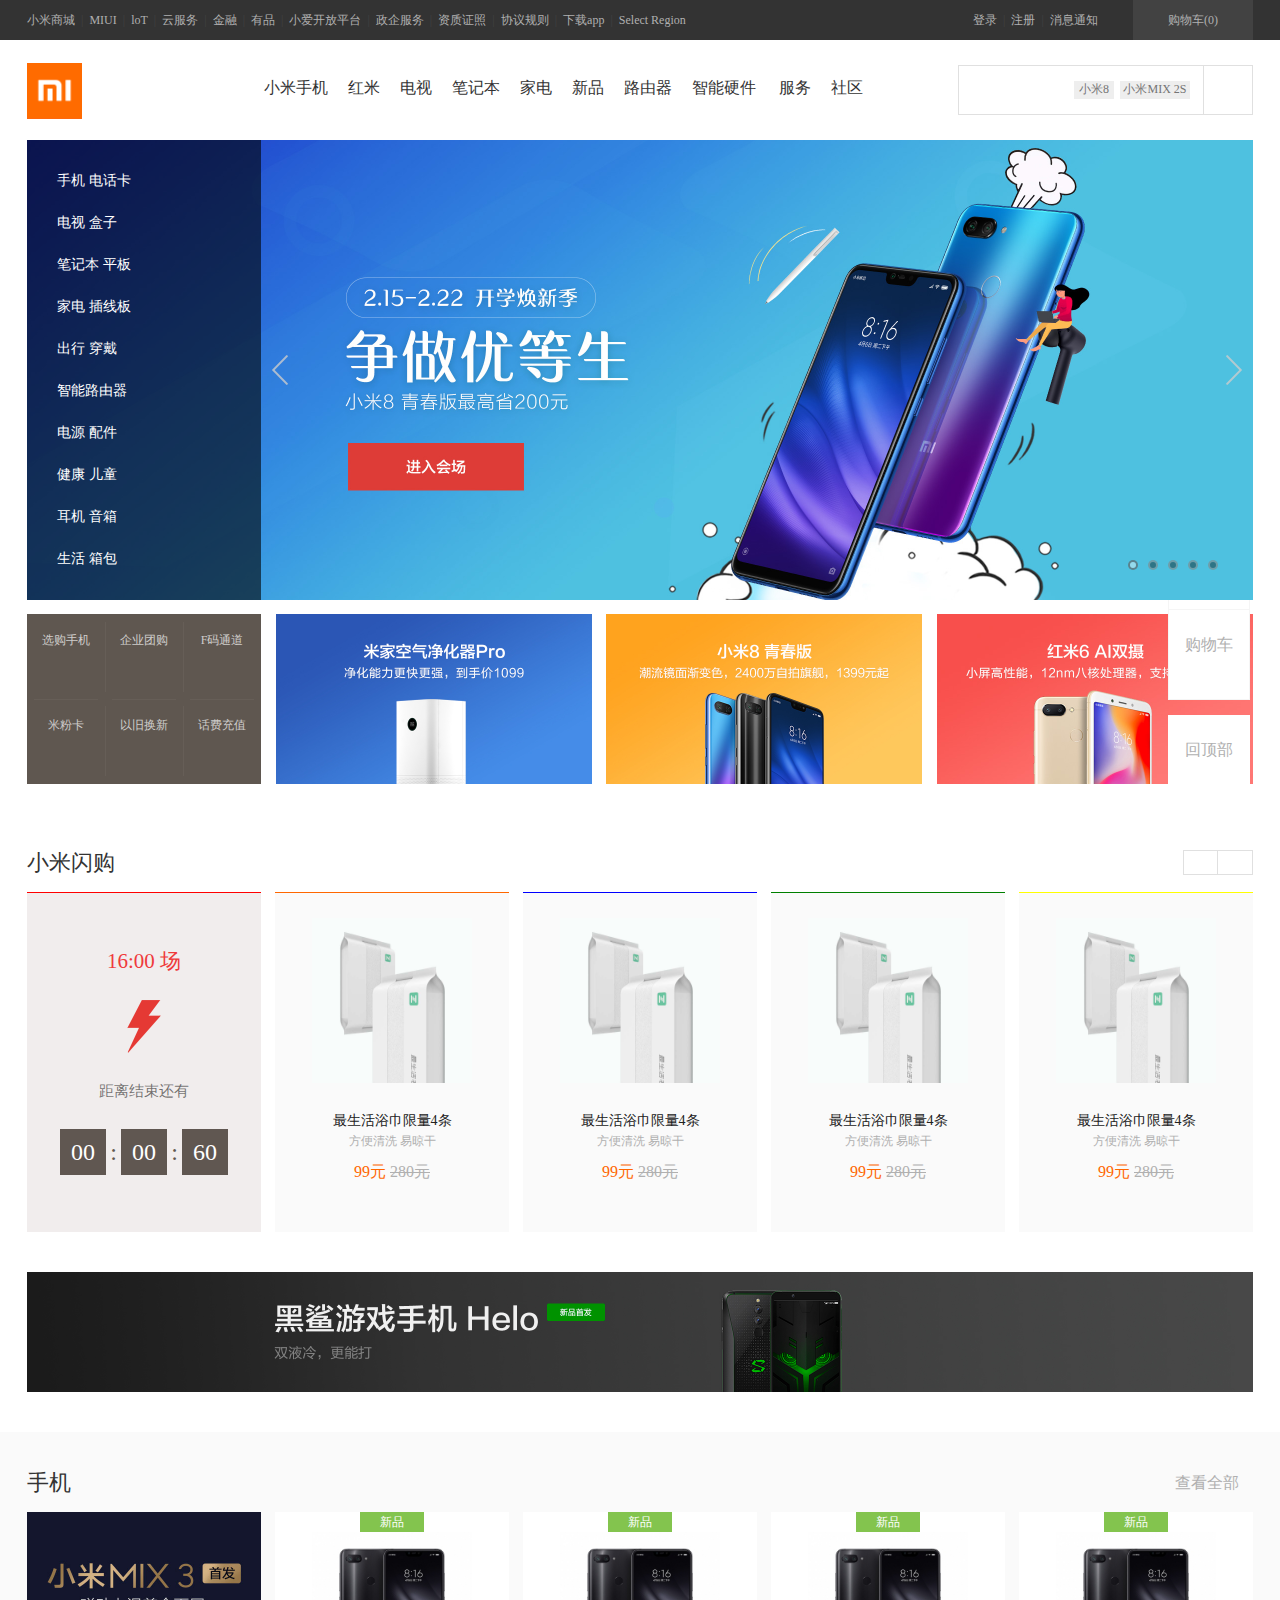
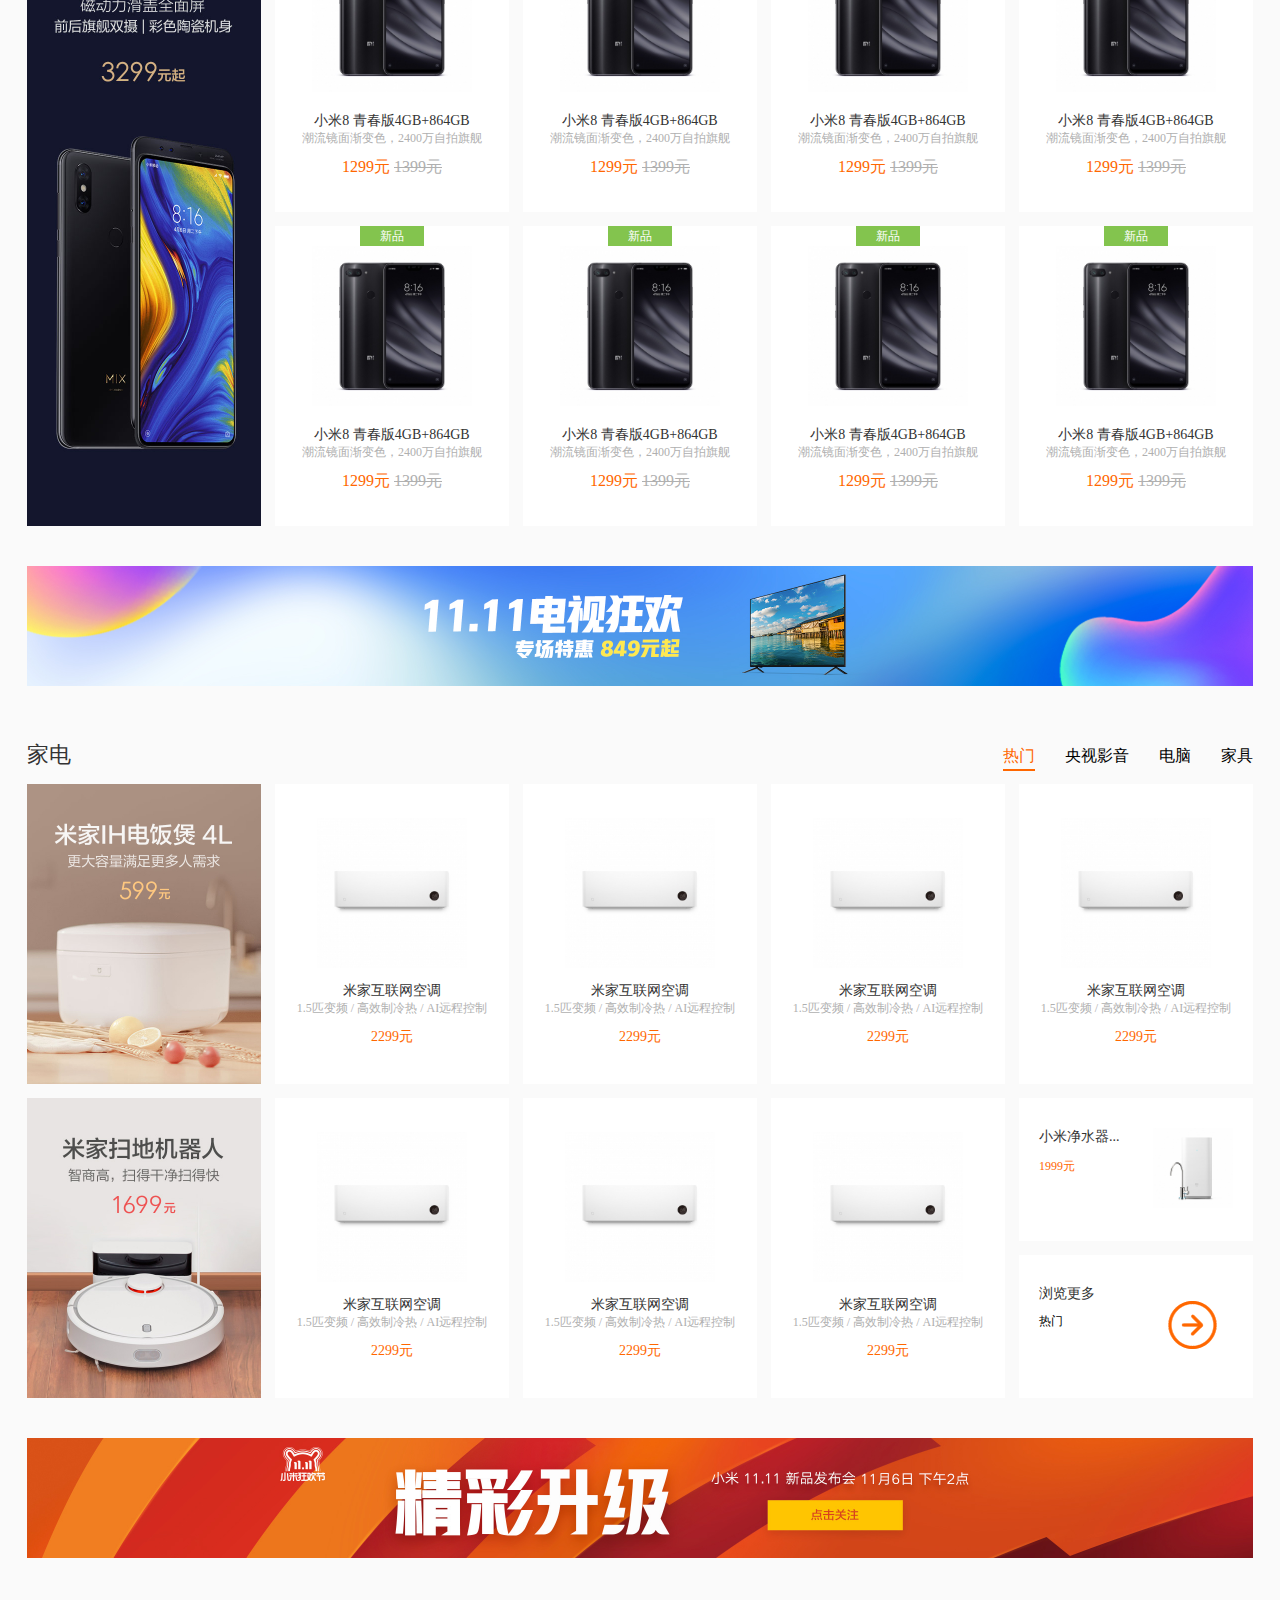
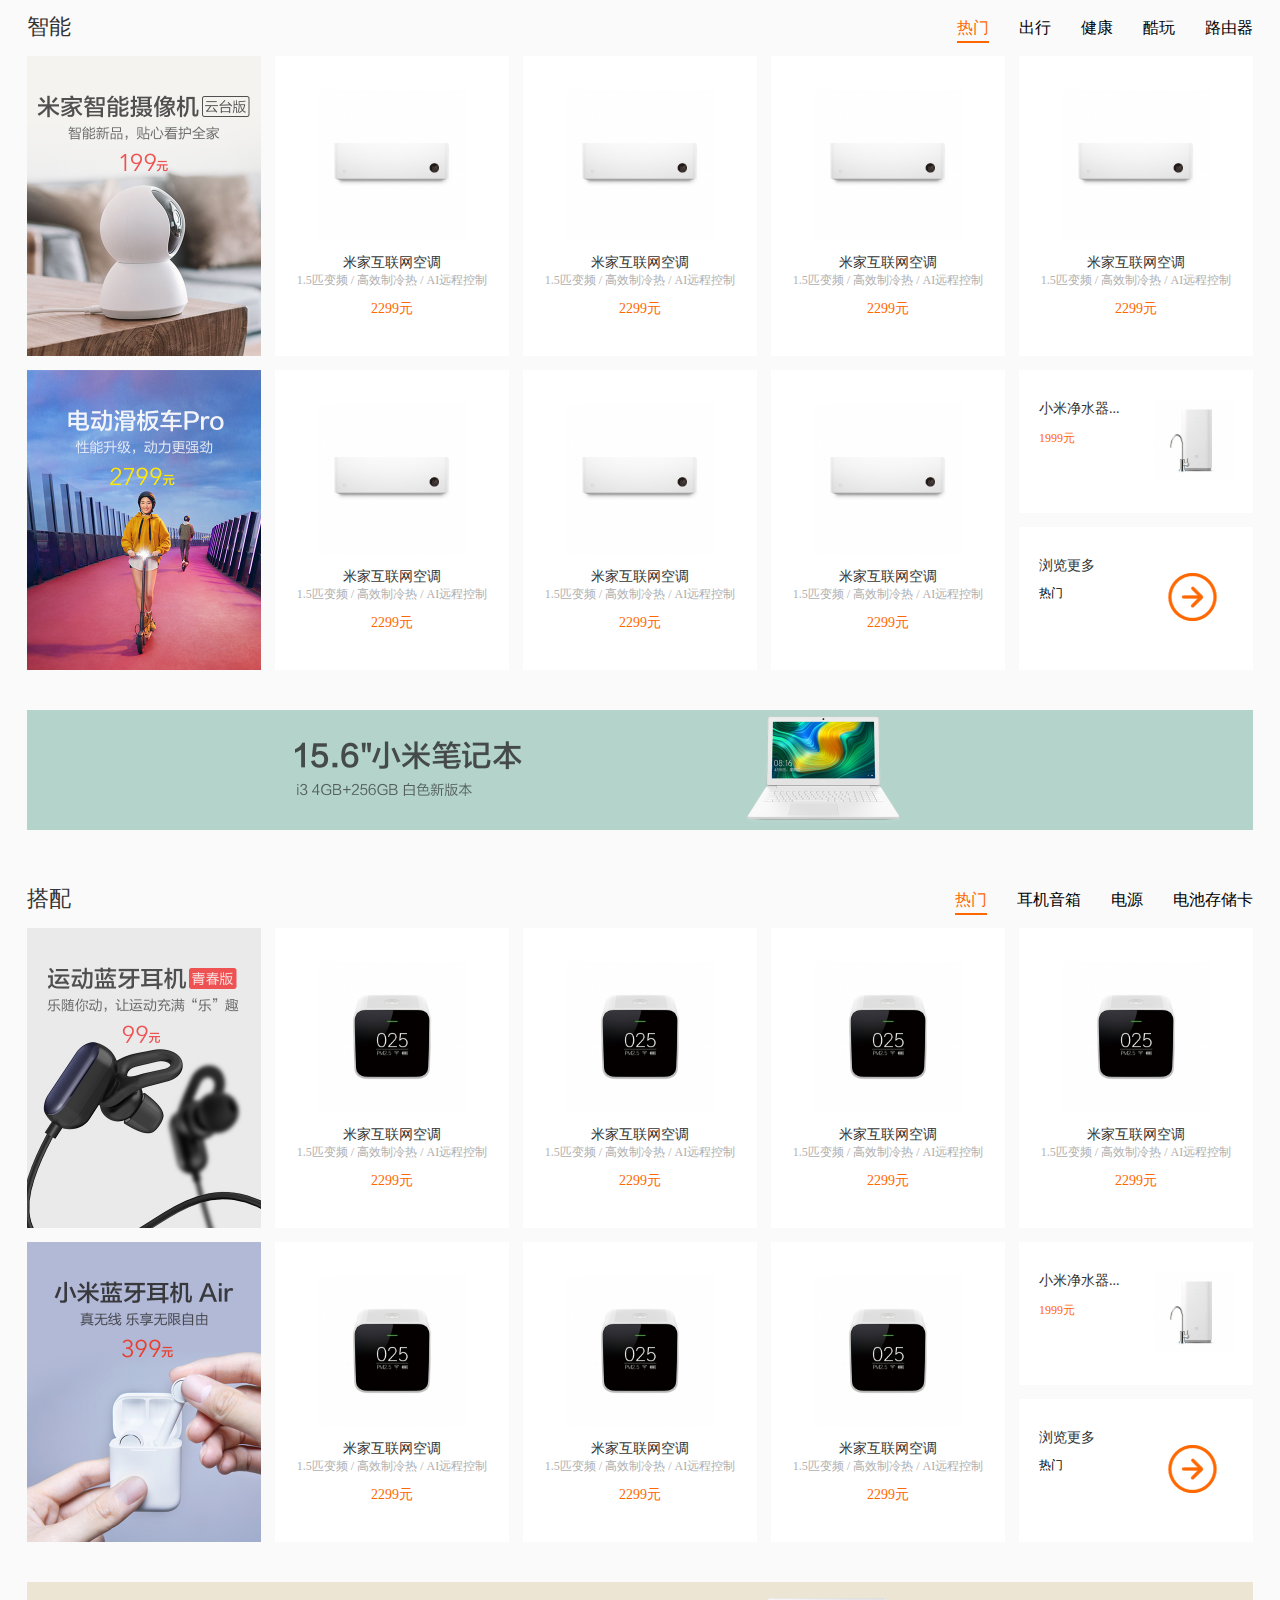
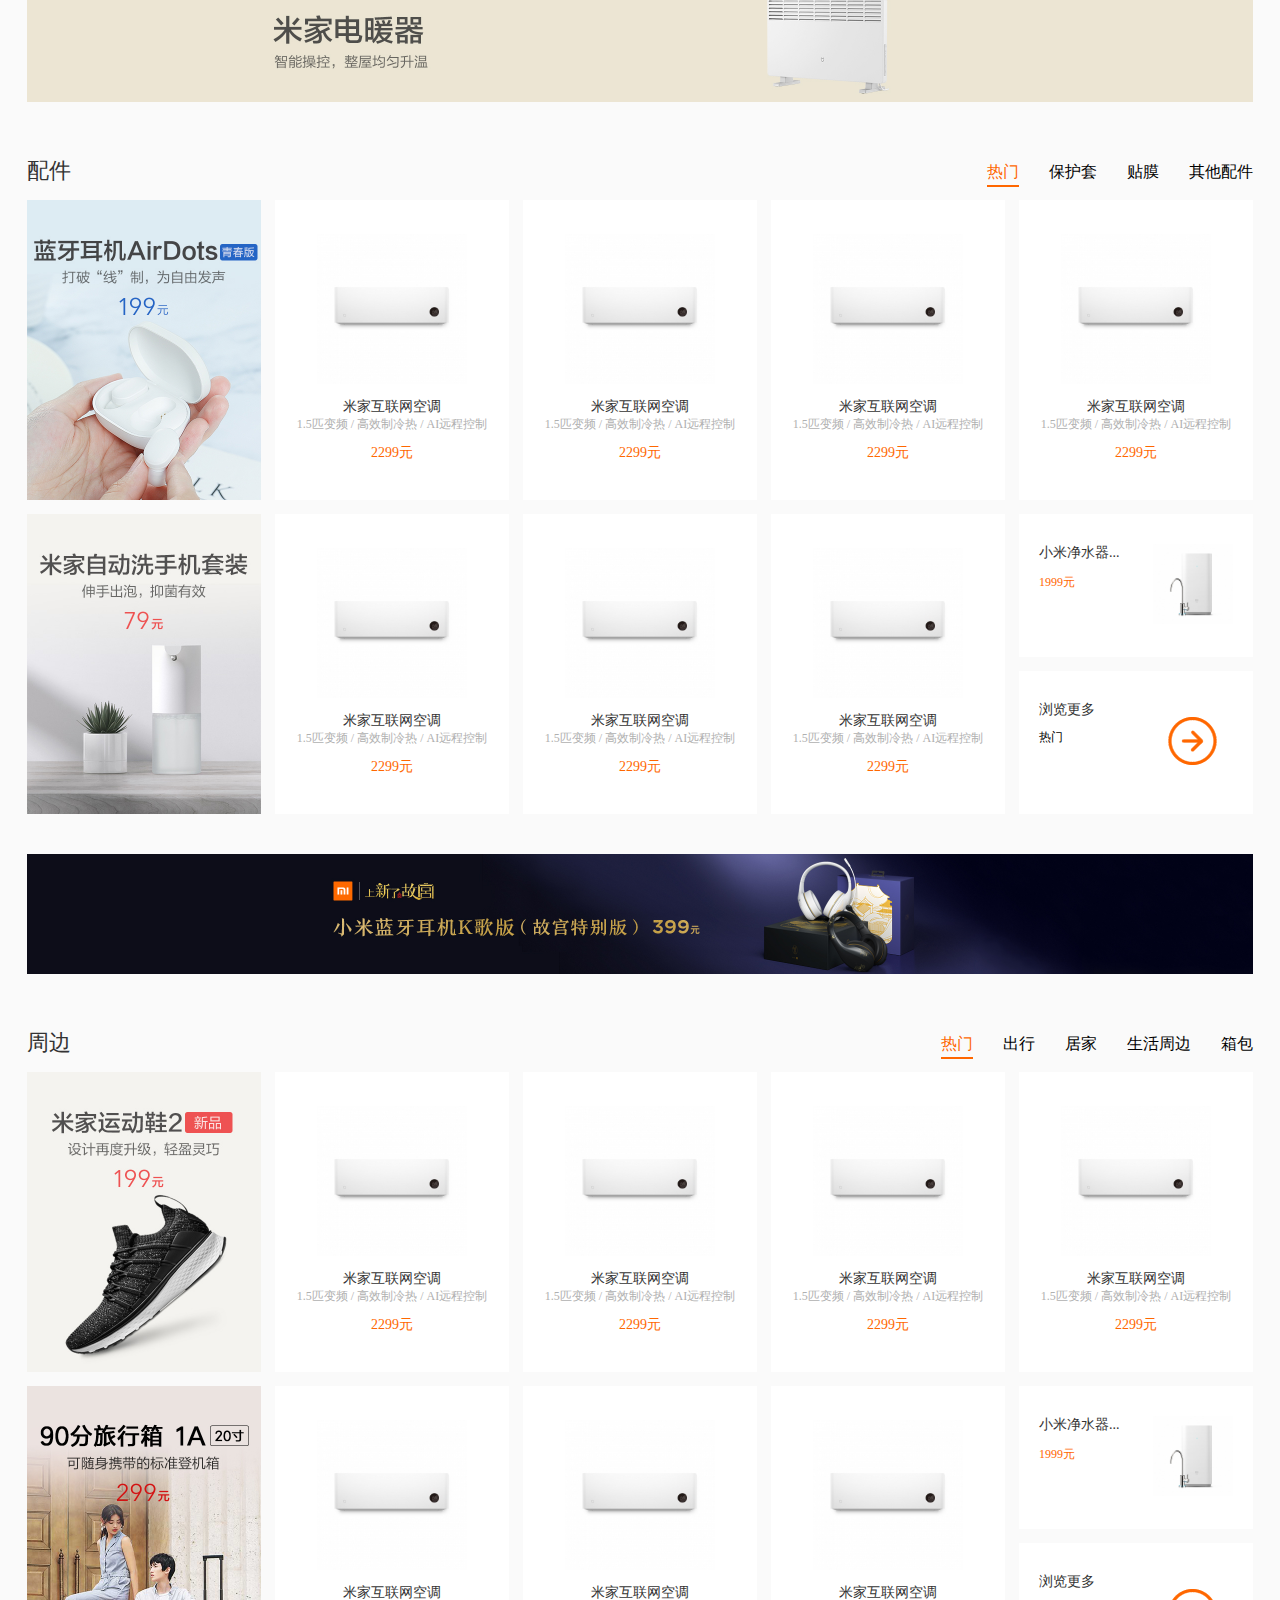
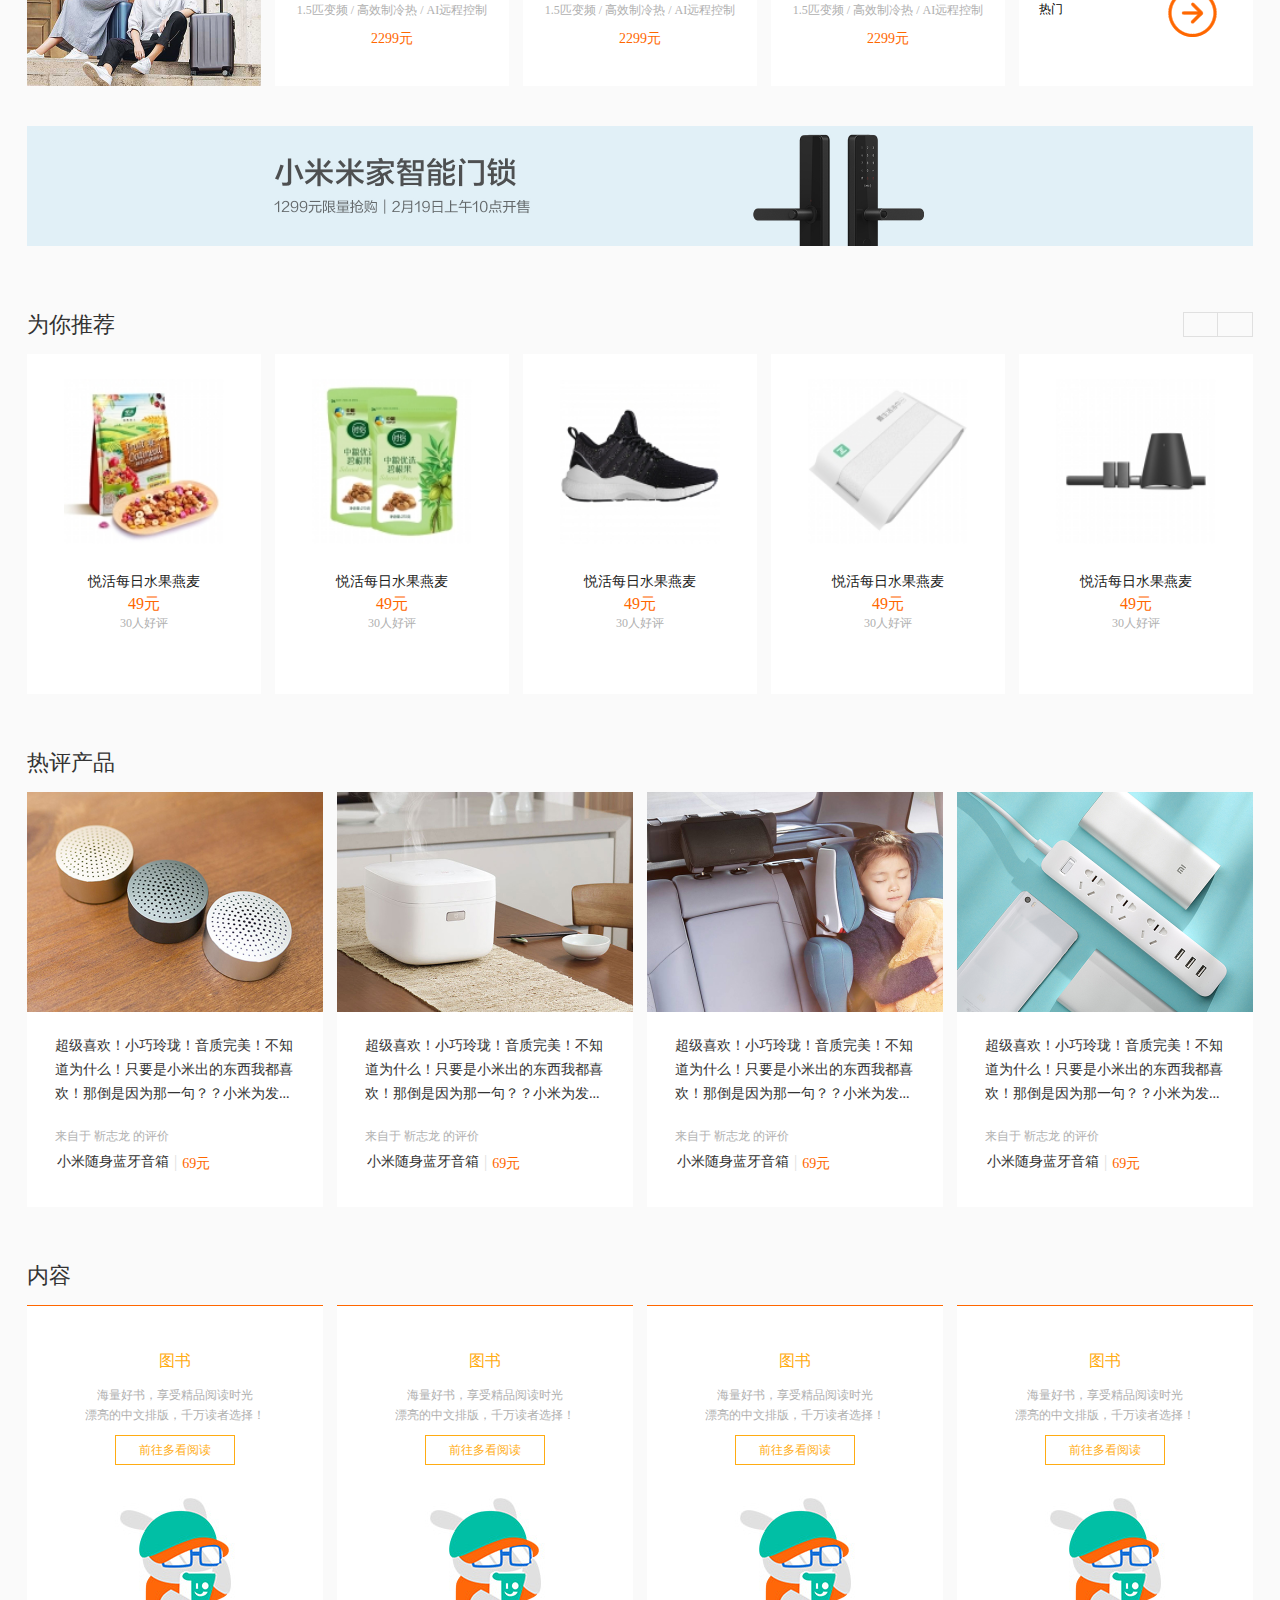
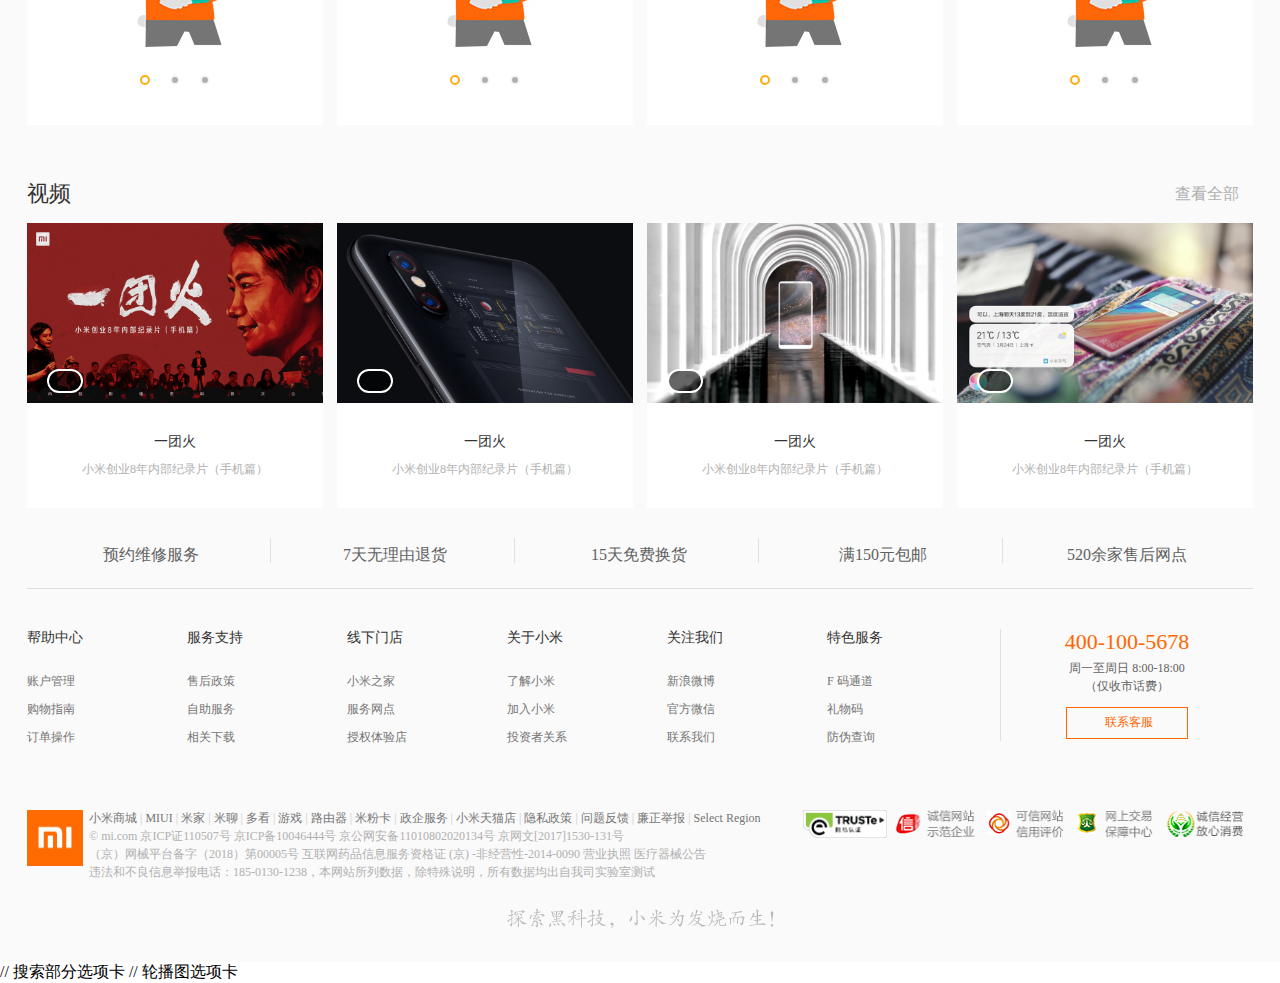
<file: mi.html>
<!DOCTYPE html>
<html lang="en">
<link rel="stylesheet" href="css/mi.css">
<link rel="stylesheet" href="https://at.alicdn.com/t/font_929727_0csiizc3if2m.css">

<head>
	<meta charset="UTF-8">
	<title>小米官网</title>
	<script src="animate.js"></script>

</head>

<body>
	<!--小米官网顶部导航栏开始-->
	<header class="nav-box">
		<div class="nav-cencer">
			<div class="nav-left">
				<a href="">小米商城</a>
				<span>|</span>
				<a href="">MIUI</a>
				<span>|</span>
				<a href="">loT</a>
				<span>|</span>
				<a href="">云服务</a>
				<span>|</span>
				<a href="">金融</a>
				<span>|</span>
				<a href="">有品</a>
				<span>|</span>
				<a href="">小爱开放平台</a>
				<span>|</span>
				<a href="">政企服务</a>
				<span>|</span>
				<a href="">资质证照</a>
				<span>|</span>
				<a href="">协议规则</a>
				<span>|</span>
				<a href="" class="gggg">下载app
					<span class="taobao"
						style="width: 124px; position: absolute; top: 40px; left:73%; padding: 18px 0px 14px; background: rgb(255, 255, 255); margin-left: -55px; box-shadow: rgb(170, 170, 170) 0px 1px 5px;z-index: 11;display: none">
						<em style="    width: 0;
						height: 0;
						border-width: 0 10px 10px;
						border-style: solid;
						border-color: transparent transparent #fff;
						position: absolute;
						top: -10px;
						left: 50px;"></em>
						<img src="img/q1.png" alt="" width="90" ;height="90" style="display:block;margin: 0 auto;">
						<span
							style="display:block;text-align: center;font-size:14px;color:#333;line-height:1;margin-top:14px;">小米商城app</span>
					</span>
				</a>
				<script>
					let ojbk = document.querySelector(".gggg");
					let taobaoo = document.querySelector(".taobao");
					ojbk.onmouseover = function () {
						taobaoo.style.display = "block"
					}
					ojbk.onmouseout = function () {
						taobaoo.style.display = "none"
					}
				</script>
				<span>|</span>
				<a href="">Select Region</a>
			</div>
			<div class="nav-right">
				<a href="">登录</a>
				<span>|</span>
				<a href="">注册</a>
				<span>|</span>
				<a href="">消息通知</a>

				<a href="" class="shopping-car">
					<i class="iconfont icon-shop"></i> 购物车(0)
					<div class="car" style="width: 320px;
						height: 0px;
						background: #fff;
						position: absolute;
						top: 40px;
						right: 0;
						z-index: 999;
						text-align: center;
						line-height: 100px;
						color: #333;
						box-shadow: 0 4px 10px rgba(0, 0, 0, 0.1);
						transition: all 0.5s;
						overflow: hidden;">购物车中还没有商品，赶紧选购把！</div>
				</a>

				<script>
					let aodi = document.querySelector(".car");
					let wuling = document.querySelector(".shopping-car");
					wuling.onmouseover = function () {
						aodi.style.height = "100px";
					}
					wuling.onmouseout = function () {
						aodi.style.height = "0";
					}
				</script>
			</div>
		</div>
	</header>
	<!--小米官网顶部导航栏结束-->
	<!--小米官网搜索部分开始-->
	<div class="search-bigbox">
		<div class="search-box">
			<div class="mi-logo">
				<img src="img/logo-footer.png" alt="">
			</div>
			<div class="search-list">
				<a href="" class="link"> <span>小米手机</span>
					<div class="link-box">
						<div class="link-Box">
							<li class="link-first">
								<div class="link-new">新品</div>
								<div class="link-img"><img src="img/link1.png" alt=""></div>
								<div href="" class="title">小米电视4S 75英寸</div>
								<p class="link-price">2999元</p>
							</li>

							<li class="link-first">
								<div class="link-new">新品</div>
								<div class="link-img"><img src="img/link1.png" alt=""></div>
								<div href="" class="title">小米电视4S 75英寸</div>
								<p class="link-price">2999元</p>
							</li>
							<li class="link-first">
								<div class="link-new">新品</div>
								<div class="link-img"><img src="img/link1.png" alt=""></div>
								<div href="" class="title">小米电视4S 75英寸</div>
								<p class="link-price">2999元</p>
							</li>
							<li class="link-first">
								<div class="link-new">新品</div>
								<div class="link-img"><img src="img/link1.png" alt=""></div>
								<div href="" class="title">小米电视4S 75英寸</div>
								<p class="link-price">2999元</p>
							</li>
							<li class="link-first">
								<div class="link-new">新品</div>
								<div class="link-img"><img src="img/link1.png" alt=""></div>
								<div href="" class="title">小米电视4S 75英寸</div>
								<p class="link-price">2999元</p>
							</li>
						</div>
					</div>
				</a>
				<a href="" class="link"><span>红米</span>
					<div class="link-box">
						<div class="link-Box">

							<li class="link-first">
								<div class="link-new">新品</div>
								<div class="link-img"><img src="img/3333.png" alt=""></div>
								<div href="" class="title">小米电视4S 75英寸</div>
								<p class="link-price">2999元</p>
							</li>

							<li class="link-first">
								<div class="link-new">新品</div>
								<div class="link-img"><img src="img/3333.png" alt=""></div>
								<div href="" class="title">小米电视4S 75英寸</div>
								<p class="link-price">2999元</p>
							</li>
							<li class="link-first">
								<div class="link-new">新品</div>
								<div class="link-img"><img src="img/3333.png" alt=""></div>
								<div href="" class="title">小米电视4S 75英寸</div>
								<p class="link-price">2999元</p>
							</li>
							<li class="link-first">
								<div class="link-new">新品</div>
								<div class="link-img"><img src="img/3333.png" alt=""></div>
								<div href="" class="title">小米电视4S 75英寸</div>
								<p class="link-price">2999元</p>
							</li>
							<li class="link-first">
								<div class="link-new">新品</div>
								<div class="link-img"><img src="img/3333.png" alt=""></div>
								<div href="" class="title">小米电视4S 75英寸</div>
								<p class="link-price">2999元</p>
							</li>
						</div>
					</div>
				</a>
				<a href="" class="link"><span>电视</span>
					<div class="link-box">
						<div class="link-Box">

							<li class="link-first">
								<div class="link-new">新品</div>
								<div class="link-img"><img src="img/电视.png" alt=""></div>
								<div href="" class="title">小米电视4S 75英寸</div>
								<p class="link-price">2999元</p>
							</li>

							<li class="link-first">
								<div class="link-new">新品</div>
								<div class="link-img"><img src="img/电视.png" alt=""></div>
								<div href="" class="title">小米电视4S 75英寸</div>
								<p class="link-price">2999元</p>
							</li>
							<li class="link-first">
								<div class="link-new">新品</div>
								<div class="link-img"><img src="img/电视.png" alt=""></div>
								<div href="" class="title">小米电视4S 75英寸</div>
								<p class="link-price">2999元</p>
							</li>
							<li class="link-first">
								<div class="link-new">新品</div>
								<div class="link-img"><img src="img/电视.png" alt=""></div>
								<div href="" class="title">小米电视4S 75英寸</div>
								<p class="link-price">2999元</p>
							</li>
							<li class="link-first">
								<div class="link-new">新品</div>
								<div class="link-img"><img src="img/电视.png" alt=""></div>
								<div href="" class="title">小米电视4S 75英寸</div>
								<p class="link-price">2999元</p>
							</li>
						</div>
					</div>
				</a>
				<a href="" class="link"><span>笔记本</span>
					<div class="link-box">
						<div class="link-Box">

							<li class="link-first">
								<div class="link-new">新品</div>
								<div class="link-img"><img src="img/笔记本.png" alt=""></div>
								<div href="" class="title">小米电视4S 75英寸</div>
								<p class="link-price">2999元</p>
							</li>

							<li class="link-first">
								<div class="link-new">新品</div>
								<div class="link-img"><img src="img/笔记本.png" alt=""></div>
								<div href="" class="title">小米电视4S 75英寸</div>
								<p class="link-price">2999元</p>
							</li>
							<li class="link-first">
								<div class="link-new">新品</div>
								<div class="link-img"><img src="img/笔记本.png" alt=""></div>
								<div href="" class="title">小米电视4S 75英寸</div>
								<p class="link-price">2999元</p>
							</li>
							<li class="link-first">
								<div class="link-new">新品</div>
								<div class="link-img"><img src="img/笔记本.png" alt=""></div>
								<div href="" class="title">小米电视4S 75英寸</div>
								<p class="link-price">2999元</p>
							</li>
							<li class="link-first">
								<div class="link-new">新品</div>
								<div class="link-img"><img src="img/笔记本.png" alt=""></div>
								<div href="" class="title">小米电视4S 75英寸</div>
								<p class="link-price">2999元</p>
							</li>
						</div>
					</div>
				</a>
				<a href="" class="link"><span>家电</span>
					<div class="link-box">
						<div class="link-Box">

							<li class="link-first">
								<div class="link-new">新品</div>
								<div class="link-img"><img src="img/家电.jpg" alt=""></div>
								<div href="" class="title">小米电视4S 75英寸</div>
								<p class="link-price">2999元</p>
							</li>

							<li class="link-first">
								<div class="link-new">新品</div>
								<div class="link-img"><img src="img/家电.jpg" alt=""></div>
								<div href="" class="title">小米电视4S 75英寸</div>
								<p class="link-price">2999元</p>
							</li>
							<li class="link-first">
								<div class="link-new">新品</div>
								<div class="link-img"><img src="img/家电.jpg" alt=""></div>
								<div href="" class="title">小米电视4S 75英寸</div>
								<p class="link-price">2999元</p>
							</li>
							<li class="link-first">
								<div class="link-new">新品</div>
								<div class="link-img"><img src="img/家电.jpg" alt=""></div>
								<div href="" class="title">小米电视4S 75英寸</div>
								<p class="link-price">2999元</p>
							</li>
							<li class="link-first">
								<div class="link-new">新品</div>
								<div class="link-img"><img src="img/家电.jpg" alt=""></div>
								<div href="" class="title">小米电视4S 75英寸</div>
								<p class="link-price">2999元</p>
							</li>
						</div>
					</div>
				</a>
				<a href="" class="link"> <span>新品</span>
					<div class="link-box">
						<div class="link-Box">

							<li class="link-first">
								<div class="link-new">新品</div>
								<div class="link-img"><img src="img/新品.jpg" alt=""></div>
								<div href="" class="title">小米电视4S 75英寸</div>
								<p class="link-price">2999元</p>
							</li>

							<li class="link-first">
								<div class="link-new">新品</div>
								<div class="link-img"><img src="img/新品.jpg" alt=""></div>
								<div href="" class="title">小米电视4S 75英寸</div>
								<p class="link-price">2999元</p>
							</li>
							<li class="link-first">
								<div class="link-new">新品</div>
								<div class="link-img"><img src="img/新品.jpg" alt=""></div>
								<div href="" class="title">小米电视4S 75英寸</div>
								<p class="link-price">2999元</p>
							</li>
							<li class="link-first">
								<div class="link-new">新品</div>
								<div class="link-img"><img src="img/新品.jpg" alt=""></div>
								<div href="" class="title">小米电视4S 75英寸</div>
								<p class="link-price">2999元</p>
							</li>

						</div>
					</div>
				</a>
				<a href="" class="link"> <span>路由器</span>
					<div class="link-box">
						<div class="link-Box">

							<li class="link-first">
								<div class="link-new">新品</div>
								<div class="link-img"><img src="img/路由器.jpg" alt=""></div>
								<div href="" class="title">小米电视4S 75英寸</div>
								<p class="link-price">2999元</p>
							</li>

							<li class="link-first">
								<div class="link-new">新品</div>
								<div class="link-img"><img src="img/路由器.jpg" alt=""></div>
								<div href="" class="title">小米电视4S 75英寸</div>
								<p class="link-price">2999元</p>
							</li>
							<li class="link-first">
								<div class="link-new">新品</div>
								<div class="link-img"><img src="img/路由器.jpg" alt=""></div>
								<div href="" class="title">小米电视4S 75英寸</div>
								<p class="link-price">2999元</p>
							</li>
							<li class="link-first">
								<div class="link-new">新品</div>
								<div class="link-img"><img src="img/路由器.jpg" alt=""></div>
								<div href="" class="title">小米电视4S 75英寸</div>
								<p class="link-price">2999元</p>
							</li>
							<li class="link-first">
								<div class="link-new">新品</div>
								<div class="link-img"><img src="img/路由器.jpg" alt=""></div>
								<div href="" class="title">小米电视4S 75英寸</div>
								<p class="link-price">2999元</p>
							</li>
						</div>
					</div>
				</a>
				<a href="" class="link"> <span>智能硬件</span>
					<div class="link-box">
						<div class="link-Box">

							<li class="link-first">
								<div class="link-new">新品</div>
								<div class="link-img"><img src="img/智能硬件.jpg" alt=""></div>
								<div href="" class="title">小米电视4S 75英寸</div>
								<p class="link-price">2999元</p>
							</li>

							<li class="link-first">
								<div class="link-new">新品</div>
								<div class="link-img"><img src="img/智能硬件.jpg" alt=""></div>
								<div href="" class="title">小米电视4S 75英寸</div>
								<p class="link-price">2999元</p>
							</li>
							<li class="link-first">
								<div class="link-new">新品</div>
								<div class="link-img"><img src="img/智能硬件.jpg" alt=""></div>
								<div href="" class="title">小米电视4S 75英寸</div>
								<p class="link-price">2999元</p>
							</li>
							<li class="link-first">
								<div class="link-new">新品</div>
								<div class="link-img"><img src="img/智能硬件.jpg" alt=""></div>
								<div href="" class="title">小米电视4S 75英寸</div>
								<p class="link-price">2999元</p>
							</li>
							<li class="link-first">
								<div class="link-new">新品</div>
								<div class="link-img"><img src="img/智能硬件.jpg" alt=""></div>
								<div href="" class="title">小米电视4S 75英寸</div>
								<p class="link-price">2999元</p>
							</li>
						</div>
					</div>
				</a>

			</div>
			<a href="" class="linK"> <span>服务</span></a>
			<a href="" class="linK"> <span>社区</span></a>

			<div class="search-bar">
				<input type="text" class="search-input">
				<input type="text" class="search-sou">
				<a class="sou">
					<i class="iconfont icon-search-1-copy"></i>
				</a>
				<a href="" class="text1">小米8</a>
				<a href="" class="text2">小米MIX 2S</a>
				<div class="search-box2">
					<li class="m8">
						<a href="" class="search-a">
							<span class="span1">小米6x</span>
							<span class="span2">约有6件</span></a>
					</li>
					<li class="m8">
						<a href="" class="search-a">
							<span class="span1">小米MIX 2S</span>
							<span class="span2">约有10件</span></a>
					</li>
					<li class="m8">
						<a href="" class="search-a">
							<span class="span1">小米9</span>
							<span class="span2">约有5件</span></a>
					</li>
					<li class="m8">
						<a href="" class="search-a">
							<span class="span1">小米8s</span>
							<span class="span2">约有6件</span></a>
					</li>
					<li class="m8">
						<a href="" class="search-a">
							<span class="span1">小米黑鲨</span>
							<span class="span2">约有6件</span></a>
					</li>
					<li class="m8">
						<a href="" class="search-a">
							<span class="span1">小米MIX</span>
							<span class="span2">约有6件</span></a>
					</li>
				</div>
			</div>
		</div>
	</div>
	<script>
		let searchh = document.querySelector(".search-bar");
		let tex1 = document.querySelector(".text1");
		let tex2 = document.querySelector(".text2");
		let input1 = document.querySelector(".search-input");
		let input2 = document.querySelector(".search-sou");
		let searchbox = document.querySelector(".search-box2");
		let m8 = document.querySelectorAll(".m8");
		let m9 = document.querySelector(".sou i")
		tex1.style = "display:block";
		tex2.style = "display:block";
		let flag = true;
		searchh.onmouseover = function () {
			if (!flag == true) {
				return;
			}
			input1.style = "border: 1px solid #b0b0b0;border-right:0";
			input2.style = "border: 1px solid #b0b0b0";
		}
		searchh.onmouseout = function () {
			if (!flag == true) {
				return;
			}
			input1.style = "border: 1px solid #e0e0e0;border-right:0";
			input2.style = "border: 1px solid #e0e0e0";

		}
		input1.onfocus = function () {
			flag = false;
			input1.style = "border: 1px solid #ff6700;border-right:0";
			input2.style = "border: 1px solid #ff6700";
			searchbox.style = "display:block";
			tex1.style = "display:none";
			tex2.style = "display:none";
		}
		input1.onblur = function () {
			flag = false;
			input1.style = "border: 1px solid #e0e0e0;border-right:0";
			input2.style = "border: 1px solid #e0e0e0";
			searchbox.style = "display:none";
			tex1.style = "display:block";
			tex2.style = "display:block";
		}
		for (let i = 0; i < m8.length; i++) {
			m8[i].onmouseover = function () {
				m8[i].style = "background:#eee"
			}
			m8[i].onmouseout = function () {
				m8[i].style = "backgroung:#fff"
			}
		}
	</script>
	<!--小米官网搜索部分结束-->
	<!--轮播图开始-->
	<div class="banner-box">
		<img class="banner-img" src="img/1.jpg" alt="">
		<img class="banner-img" src="img/2.jpg" alt="">
		<img class="banner-img" src="img/3.jpg" alt="">
		<img class="banner-img" src="img/4.jpg" alt="">
		<img class="banner-img" src="img/5.jpg" alt="">
		<div class="btn-left"></div>
		<div class="btn-right"></div>
		<div class="banner-list">
			<li>
				<a href="">手机 电话卡
					<i class="iconfont icon-right1"></i>
				</a>
				<div class="section">
					<a href="" class="section-a">
						<div class="section-img"> <img src="img/3333.png" alt=""></div>
						<span>小米9</span>
					</a><a href="" class="section-a">
						<div class="section-img"> <img src="img/3333.png" alt=""></div>
						<span>小米9</span>
					</a>
					<a href="" class="section-a">
						<div class="section-img"> <img src="img/3333.png" alt=""></div>
						<span>小米9</span>
					</a>

				</div>
			</li>
			<li><a href="">电视 盒子
					<i class="iconfont icon-right1"></i>
				</a>
				<div class="section">
					<a href="" class="section-a">
						<div class="section-img"> <img src="img/3333.png" alt=""></div>
						<span>小米9</span>
					</a><a href="" class="section-a">
						<div class="section-img"> <img src="img/3333.png" alt=""></div>
						<span>小米9</span>
					</a>
					<a href="" class="section-a">
						<div class="section-img"> <img src="img/3333.png" alt=""></div>
						<span>小米9</span>
					</a>
					<a href="" class="section-a">
						<div class="section-img"> <img src="img/3333.png" alt=""></div>
						<span>小米9</span>
					</a><a href="" class="section-a">
						<div class="section-img"> <img src="img/3333.png" alt=""></div>
						<span>小米9</span>
					</a>
					<a href="" class="section-a">
						<div class="section-img"> <img src="img/3333.png" alt=""></div>
						<span>小米9</span>
					</a>
				</div>
			</li>
			<li><a href="">笔记本 平板
					<i class="iconfont icon-right1"></i>
				</a>
				<div class="section">
					<a href="" class="section-a">
						<div class="section-img"> <img src="img/3333.png" alt=""></div>
						<span>小米9</span>
					</a><a href="" class="section-a">
						<div class="section-img"> <img src="img/3333.png" alt=""></div>
						<span>小米9</span>
					</a>
					<a href="" class="section-a">
						<div class="section-img"> <img src="img/3333.png" alt=""></div>
						<span>小米9</span>
					</a>
					<a href="" class="section-a">
						<div class="section-img"> <img src="img/3333.png" alt=""></div>
						<span>小米9</span>
					</a><a href="" class="section-a">
						<div class="section-img"> <img src="img/3333.png" alt=""></div>
						<span>小米9</span>
					</a>
					<a href="" class="section-a">
						<div class="section-img"> <img src="img/3333.png" alt=""></div>
						<span>小米9</span>
					</a>
					<a href="" class="section-a">
						<div class="section-img"> <img src="img/3333.png" alt=""></div>
						<span>小米9</span>
					</a><a href="" class="section-a">
						<div class="section-img"> <img src="img/3333.png" alt=""></div>
						<span>小米9</span>
					</a>
					<a href="" class="section-a">
						<div class="section-img"> <img src="img/3333.png" alt=""></div>
						<span>小米9</span>
					</a>
				</div>
			</li>
			<li><a href="">家电 插线板
					<i class="iconfont icon-right1"></i>
				</a>
				<div class="section">
					<a href="" class="section-a">
						<div class="section-img"> <img src="img/3333.png" alt=""></div>
						<span>小米9</span>
					</a><a href="" class="section-a">
						<div class="section-img"> <img src="img/3333.png" alt=""></div>
						<span>小米9</span>
					</a>
					<a href="" class="section-a">
						<div class="section-img"> <img src="img/3333.png" alt=""></div>
						<span>小米9</span>
					</a>
				</div>
			</li>
			<li><a href="">出行 穿戴
					<i class="iconfont icon-right1"></i>
				</a>
				<div class="section">
					<a href="" class="section-a">
						<div class="section-img"> <img src="img/3333.png" alt=""></div>
						<span>小米9</span>
					</a><a href="" class="section-a">
						<div class="section-img"> <img src="img/3333.png" alt=""></div>
						<span>小米9</span>
					</a>
					<a href="" class="section-a">
						<div class="section-img"> <img src="img/3333.png" alt=""></div>
						<span>小米9</span>
					</a>
				</div>
			</li>

			<li><a href="">智能路由器
					<i class="iconfont icon-right1"></i>
				</a>
				<div class="section">
					<a href="" class="section-a">
						<div class="section-img"> <img src="img/3333.png" alt=""></div>
						<span>小米9</span>
					</a><a href="" class="section-a">
						<div class="section-img"> <img src="img/3333.png" alt=""></div>
						<span>小米9</span>
					</a>
					<a href="" class="section-a">
						<div class="section-img"> <img src="img/3333.png" alt=""></div>
						<span>小米9</span>
					</a>
					<a href="" class="section-a">
						<div class="section-img"> <img src="img/3333.png" alt=""></div>
						<span>小米9</span>
					</a><a href="" class="section-a">
						<div class="section-img"> <img src="img/3333.png" alt=""></div>
						<span>小米9</span>
					</a>
					<a href="" class="section-a">
						<div class="section-img"> <img src="img/3333.png" alt=""></div>
						<span>小米9</span>
					</a>
					<a href="" class="section-a">
						<div class="section-img"> <img src="img/3333.png" alt=""></div>
						<span>小米9</span>
					</a><a href="" class="section-a">
						<div class="section-img"> <img src="img/3333.png" alt=""></div>
						<span>小米9</span>
					</a>
					<a href="" class="section-a">
						<div class="section-img"> <img src="img/3333.png" alt=""></div>
						<span>小米9</span>
					</a>
				</div>
			</li>

			<li><a href="">电源 配件
					<i class="iconfont icon-right1"></i>
				</a>
				<div class="section">
					<a href="" class="section-a">
						<div class="section-img"> <img src="img/3333.png" alt=""></div>
						<span>小米9</span>
					</a><a href="" class="section-a">
						<div class="section-img"> <img src="img/3333.png" alt=""></div>
						<span>小米9</span>
					</a>
					<a href="" class="section-a">
						<div class="section-img"> <img src="img/3333.png" alt=""></div>
						<span>小米9</span>
					</a>
					<a href="" class="section-a">
						<div class="section-img"> <img src="img/3333.png" alt=""></div>
						<span>小米9</span>
					</a><a href="" class="section-a">
						<div class="section-img"> <img src="img/3333.png" alt=""></div>
						<span>小米9</span>
					</a>
					<a href="" class="section-a">
						<div class="section-img"> <img src="img/3333.png" alt=""></div>
						<span>小米9</span>
					</a>
				</div>
			</li>

			<li><a href=""></a>健康 儿童
				<i class="iconfont icon-right1"></i>
				</a>
				<div class="section">
					<a href="" class="section-a">
						<div class="section-img"> <img src="img/3333.png" alt=""></div>
						<span>小米9</span>
					</a>
					<a href="" class="section-a">
						<div class="section-img"> <img src="img/3333.png" alt=""></div>
						<span>小米9</span>
					</a>
					<a href="" class="section-a">
						<div class="section-img"> <img src="img/3333.png" alt=""></div>
						<span>小米9</span>
					</a>
					<a href="" class="section-a">
						<div class="section-img"> <img src="img/3333.png" alt=""></div>
						<span>小米9</span>
					</a>
					<a href="" class="section-a">
						<div class="section-img"> <img src="img/3333.png" alt=""></div>
						<span>小米9</span>
					</a>
					<a href="" class="section-a">
						<div class="section-img"> <img src="img/3333.png" alt=""></div>
						<span>小米9</span>
					</a>
					<a href="" class="section-a">
						<div class="section-img"> <img src="img/3333.png" alt=""></div>
						<span>小米9</span>
					</a>
				</div>
			</li>

			<li><a href="">耳机 音箱
					<i class="iconfont icon-right1"></i>
				</a>
				<div class="section">
					<a href="" class="section-a">
						<div class="section-img"> <img src="img/3333.png" alt=""></div>
						<span>小米9</span>
					</a>
					<a href="" class="section-a">
						<div class="section-img"> <img src="img/3333.png" alt=""></div>
						<span>小米9</span>
					</a>
					<a href="" class="section-a">
						<div class="section-img"> <img src="img/3333.png" alt=""></div>
						<span>小米9</span>
					</a>
					<a href="" class="section-a">
						<div class="section-img"> <img src="img/3333.png" alt=""></div>
						<span>小米9</span>
					</a>
					<a href="" class="section-a">
						<div class="section-img"> <img src="img/3333.png" alt=""></div>
						<span>小米9</span>
					</a>
					<a href="" class="section-a">
						<div class="section-img"> <img src="img/3333.png" alt=""></div>
						<span>小米9</span>
					</a>
					<a href="" class="section-a">
						<div class="section-img"> <img src="img/3333.png" alt=""></div>
						<span>小米9</span>
					</a>

					<a href="" class="section-a">
						<div class="section-img"> <img src="img/3333.png" alt=""></div>
						<span>小米9</span>
					</a><a href="" class="section-a">
						<div class="section-img"> <img src="img/3333.png" alt=""></div>
						<span>小米9</span>
					</a>
					<a href="" class="section-a">
						<div class="section-img"> <img src="img/3333.png" alt=""></div>
						<span>小米9</span>
					</a>

				</div>
			</li>

			<li><a href="">生活 箱包
					<i class="iconfont icon-right1"></i>
				</a>
				<div class="section">
					<a href="" class="section-a">
						<div class="section-img"> <img src="img/3333.png" alt=""></div>
						<span>小米9</span>
					</a>
					<a href="" class="section-a">
						<div class="section-img"> <img src="img/3333.png" alt=""></div>
						<span>小米9</span>
					</a>
					<a href="" class="section-a">
						<div class="section-img"> <img src="img/3333.png" alt=""></div>
						<span>小米9</span>
					</a>
					<a href="" class="section-a">
						<div class="section-img"> <img src="img/3333.png" alt=""></div>
						<span>小米9</span>
					</a>
					<a href="" class="section-a">
						<div class="section-img"> <img src="img/3333.png" alt=""></div>
						<span>小米9</span>
					</a>
					<a href="" class="section-a">
						<div class="section-img"> <img src="img/3333.png" alt=""></div>
						<span>小米9</span>
					</a>
					<a href="" class="section-a">
						<div class="section-img"> <img src="img/3333.png" alt=""></div>
						<span>小米9</span>
					</a>
					<a href="" class="section-a">
						<div class="section-img"> <img src="img/3333.png" alt=""></div>
						<span>小米9</span>
					</a>
					<a href="" class="section-a">
						<div class="section-img"> <img src="img/3333.png" alt=""></div>
						<span>小米9</span>
					</a>


				</div>
			</li>
		</div>
		
		<div class="dots">
			<div class="dot"></div>
			<div class="dot"></div>
			<div class="dot"></div>
			<div class="dot"></div>
			<div class="dot"></div>
		</div>

	</div>
	<!--轮播图结束-->
	<!--米粉卡开始-->
	<div class="peiqi-box">
		<div class="black-box">
			<div class="shu"></div>
			<div class="shuu"></div>
			<div class="heng"></div>
			<div class="shi"></div>
			<div class="shii"></div>
			<li>
				<div class="small-box">
					<i class="iconfont icon-shouji-copy"></i>
					<p> 选购手机</p>
				</div>
			</li>
			<li>
				<div class="small-box">
					<i class="iconfont icon-liwu"></i>
					<p>企业团购</p>
				</div>
			</li>
			<li>
				<div class="small-box">
					<i class="iconfont icon-f"></i>
					<p> F码通道</p>
				</div>
			</li>
			<li>
				<div class="small-box">
					<i class="iconfont icon-shoujiqia"></i>
					<p> 米粉卡</p>
				</div>
			</li>
			<li>
				<div class="small-box">
					<i class="iconfont icon-yijiuhuanxin"></i>
					<p> 以旧换新</p>
				</div>
			</li>
			<li>
				<div class="small-box">
					<i class="iconfont icon-huafeichongzhi-copy"></i>
					<p> 话费充值</p>
				</div>
			</li>

		</div>
		<div class="blue-box"><img src="img/6.jpg" alt=""></div>
		<div class="blue-box"><img src="img/7.jpg" alt=""></div>
		<div class="blue-box"><img src="img/8.jpg" alt=""></div>
	</div>
	<!--米粉卡结束-->
	<!--小米闪购开始-->
	<div class="flash-box">
		<div class="flash-header">
			<h3 class="flash-title">小米闪购</h3>
			<div class="flash-more">
				<div class="leftt"><i class="iconfont icon-weibiaoti6-copy"></i>
				</div>
				<div class="rightt"><i class="iconfont icon-right1"></i>
				</div>
			</div>
		</div>
		<div class="flash-bd">
			<div class="flash-cat">
				<div class="cat-line"></div>
				<div class="flash-time">16:00 场</div>
				<img src="img/10.png" alt="">
				<div class="flash-text">距离结束还有</div>
				<div class="daojishi">
					<div class="daojishi-box">00</div>
					<span>:</span>
					<div class="daojishi-box">00</div>
					<span>:</span>
					<div class="daojishi-boxx">60</div>
				</div>
			</div>
			<div class="flash-banner-box">
				<div class="flash-banner">
					<div class="flash-dog">
						<div class="dog-line"></div>
						<img src="img/list1.jpg" alt="">
						<div class="dog-first">最生活浴巾限量4条</div>
						<div class="dog-two">方便清洗 易晾干</div>
						<div class="dog-three">99元
							<del>280元</del>
						</div>
					</div>
					<div class="flash-dog">
						<div style="background:blue" class="dog-line"></div>
						<img src="img/list1.jpg" alt="">
						<div class="dog-first">最生活浴巾限量4条</div>
						<div class="dog-two">方便清洗 易晾干</div>
						<div class="dog-three">99元
							<del>280元</del>
						</div>
					</div>
					<div class="flash-dog">
						<div style="background:green" class="dog-line"></div>
						<img src="img/list1.jpg" alt="">
						<div class="dog-first">最生活浴巾限量4条</div>
						<div class="dog-two">方便清洗 易晾干</div>
						<div class="dog-three">99元
							<del>280元</del>
						</div>
					</div>
					<div class="flash-dog">
						<div style="background:yellow" class="dog-line"></div>
						<img src="img/list1.jpg" alt="">
						<div class="dog-first">最生活浴巾限量4条</div>
						<div class="dog-two">方便清洗 易晾干</div>
						<div class="dog-three">99元
							<del>280元</del>
						</div>
					</div>
					<div class="flash-dog">
						<div class="dog-line"></div>
						<img src="img/chou1.jpg" alt="">
						<div class="dog-first">最生活浴巾限量4条</div>
						<div class="dog-two">方便清洗 易晾干</div>
						<div class="dog-three">99元
							<del>280元</del>
						</div>
					</div>
					<div class="flash-dog">
						<div style="background:blue" class="dog-line"></div>
						<img src="img/chou1.jpg" alt="">
						<div class="dog-first">最生活浴巾限量4条</div>
						<div class="dog-two">方便清洗 易晾干</div>
						<div class="dog-three">99元
							<del>280元</del>
						</div>
					</div>
					<div class="flash-dog">
						<div style="background:green" class="dog-line"></div>
						<img src="img/chou1.jpg" alt="">
						<div class="dog-first">最生活浴巾限量4条</div>
						<div class="dog-two">方便清洗 易晾干</div>
						<div class="dog-three">99元
							<del>280元</del>
						</div>
					</div>
					<div class="flash-dog">
						<div style="background:yellow" class="dog-line"></div>
						<img src="img/chou1.jpg" alt="">
						<div class="dog-first">最生活浴巾限量4条</div>
						<div class="dog-two">方便清洗 易晾干</div>
						<div class="dog-three">99元
							<del>280元</del>
						</div>
					</div>
					<div class="flash-dog">
						<div class="dog-line"></div>
						<img src="img/3333.png" alt="">
						<div class="dog-first">最生活浴巾限量4条</div>
						<div class="dog-two">方便清洗 易晾干</div>
						<div class="dog-three">99元
							<del>280元</del>
						</div>
					</div>
					<div class="flash-dog">
						<div style="background:blue" class="dog-line"></div>
						<img src="img/3333.png" alt="">
						<div class="dog-first">最生活浴巾限量4条</div>
						<div class="dog-two">方便清洗 易晾干</div>
						<div class="dog-three">99元
							<del>280元</del>
						</div>
					</div>
					<div class="flash-dog">
						<div style="background:green" class="dog-line"></div>
						<img src="img/3333.png" alt="">
						<div class="dog-first">最生活浴巾限量4条</div>
						<div class="dog-two">方便清洗 易晾干</div>
						<div class="dog-three">99元
							<del>280元</del>
						</div>
					</div>
					<div class="flash-dog">
						<div style="background:yellow" class="dog-line"></div>
						<img src="img/3333.png" alt="">
						<div class="dog-first">最生活浴巾限量4条</div>
						<div class="dog-two">方便清洗 易晾干</div>
						<div class="dog-three">99元
							<del>280元</del>
						</div>
					</div>
				</div>
			</div>
		</div>
	</div>

	<!--小米闪购结束-->
	<!--手机开始-->
	<div class="heisha">
		<img src="img/xmad1.jpg" alt="">
	</div>
	<div class="kaisha">
		<div class="iphone">
			<div class="iphone-header">
				<h3 class="flash-title">手机</h3>
				<div class="iphone-header-right">
					查看全部
					<i class="iconfont icon-you"></i>
				</div>
			</div>
			<div class="iphone-left"><img src="img/xmad_phone.jpg" alt=""></div>
			<div class="iphone-right">
				<div class="yan">
					<div class="yan-header">新品</div>
					<div class="yan-img"><img src="img/手机.jpg" alt=""></div>
					<h3>小米8 青春版4GB+864GB</h3>
					<p>潮流镜面渐变色，2400万自拍旗舰</p>
					<div class="yan-p">1299元
						<del>1399元</del>
					</div>
				</div>
				<div class="yan">
					<div class="yan-header">新品</div>
					<div class="yan-img"><img src="img/手机.jpg" alt=""></div>
					<h3>小米8 青春版4GB+864GB</h3>
					<p>潮流镜面渐变色，2400万自拍旗舰</p>
					<div class="yan-p">1299元
						<del>1399元</del>
					</div>
				</div>
				<div class="yan">
					<div class="yan-header">新品</div>
					<div class="yan-img"><img src="img/手机.jpg" alt=""></div>
					<h3>小米8 青春版4GB+864GB</h3>
					<p>潮流镜面渐变色，2400万自拍旗舰</p>
					<div class="yan-p">1299元
						<del>1399元</del>
					</div>
				</div>
				<div class="yan">
					<div class="yan-header">新品</div>
					<div class="yan-img"><img src="img/手机.jpg" alt=""></div>
					<h3>小米8 青春版4GB+864GB</h3>
					<p>潮流镜面渐变色，2400万自拍旗舰</p>
					<div class="yan-p">1299元
						<del>1399元</del>
					</div>
				</div>
				<div class="yan">
					<div class="yan-header">新品</div>
					<div class="yan-img"><img src="img/手机.jpg" alt=""></div>
					<h3>小米8 青春版4GB+864GB</h3>
					<p>潮流镜面渐变色，2400万自拍旗舰</p>
					<div class="yan-p">1299元
						<del>1399元</del>
					</div>
				</div>
				<div class="yan">
					<div class="yan-header">新品</div>
					<div class="yan-img"><img src="img/手机.jpg" alt=""></div>
					<h3>小米8 青春版4GB+864GB</h3>
					<p>潮流镜面渐变色，2400万自拍旗舰</p>
					<div class="yan-p">1299元
						<del>1399元</del>
					</div>
				</div>
				<div class="yan">
					<div class="yan-header">新品</div>
					<div class="yan-img"><img src="img/手机.jpg" alt=""></div>
					<h3>小米8 青春版4GB+864GB</h3>
					<p>潮流镜面渐变色，2400万自拍旗舰</p>
					<div class="yan-p">1299元
						<del>1399元</del>
					</div>
				</div>
				<div class="yan">
					<div class="yan-header">新品</div>
					<div class="yan-img"><img src="img/手机.jpg" alt=""></div>
					<h3>小米8 青春版4GB+864GB</h3>
					<p>潮流镜面渐变色，2400万自拍旗舰</p>
					<div class="yan-p">1299元
						<del>1399元</del>
					</div>
				</div>
			</div>
		</div>
		<!--手机结束-->
		<div class="heisha">
			<img src="img/xmad2.jpg" alt="">
		</div>
		<!--家电开始-->
		<div class="leng">
			<div class="leng-header">
				<h3 class="flash-title">家电</h3>
				<div class="leng-header-right">
					<li class="teb">热门
					</li>
					<li class="teb">央视影音
					</li>
					<li class="teb">电脑
					</li>
					<li class="teb">家具
					</li>
				</div>
			</div>
			<div class="leng-left">
				<div class="leng-top"><img src="img/家电1.jpg" alt=""></div>
				<div class="leng-top"><img src="img/家电2.jpg" alt=""></div>
			</div>
			<div class="leng-right">
				<div class="leng-box">
					<div class="leng-img"><img src="img/家电3jpg.jpg" alt=""></div>
					<h3>米家互联网空调</h3>
					<p>1.5匹变频 / 高效制冷热 / AI远程控制</p>
					<span>2299元</span>
					<div class="leng-bottom">
						<span>已经安装好了，是不是很气派</span>
						<p>来自于 靳志龙 的评价</p>
					</div>
				</div>
				<div class="leng-box">
					<div class="leng-img"><img src="img/家电3jpg.jpg" alt=""></div>
					<h3>米家互联网空调</h3>
					<p>1.5匹变频 / 高效制冷热 / AI远程控制</p>
					<span>2299元</span>
					<div class="leng-bottom">
						<span>已经安装好了，是不是很气派</span>
						<p>来自于 靳志龙 的评价</p>
					</div>

				</div>
				<div class="leng-box">
					<div class="leng-img"><img src="img/家电3jpg.jpg" alt=""></div>
					<h3>米家互联网空调</h3>
					<p>1.5匹变频 / 高效制冷热 / AI远程控制</p>
					<span>2299元</span>
					<div class="leng-bottom">
						<span>已经安装好了，是不是很气派</span>
						<p>来自于 靳志龙 的评价</p>
					</div>

				</div>
				<div class="leng-box">
					<div class="leng-img"><img src="img/家电3jpg.jpg" alt=""></div>
					<h3>米家互联网空调</h3>
					<p>1.5匹变频 / 高效制冷热 / AI远程控制</p>
					<span>2299元</span>
					<div class="leng-bottom">
						<span>已经安装好了，是不是很气派</span>
						<p>来自于 靳志龙 的评价</p>
					</div>

				</div>
				<div class="leng-box">
					<div class="leng-img"><img src="img/家电3jpg.jpg" alt=""></div>
					<h3>米家互联网空调</h3>
					<p>1.5匹变频 / 高效制冷热 / AI远程控制</p>
					<span>2299元</span>
					<div class="leng-bottom">
						<span>已经安装好了，是不是很气派</span>
						<p>来自于 靳志龙 的评价</p>
					</div>

				</div>
				<div class="leng-box">
					<div class="leng-img"><img src="img/家电3jpg.jpg" alt=""></div>
					<h3>米家互联网空调</h3>
					<p>1.5匹变频 / 高效制冷热 / AI远程控制</p>
					<span>2299元</span>
					<div class="leng-bottom">
						<span>已经安装好了，是不是很气派</span>
						<p>来自于 靳志龙 的评价</p>
					</div>

				</div>
				<div class="leng-box">
					<div class="leng-img"><img src="img/家电3jpg.jpg" alt=""></div>
					<h3>米家互联网空调</h3>
					<p>1.5匹变频 / 高效制冷热 / AI远程控制</p>
					<span>2299元</span>
					<div class="leng-bottom">
						<span>已经安装好了，是不是很气派</span>
						<p>来自于 靳志龙 的评价</p>
					</div>

				</div>
				<div class="leng-boxx">
					<div class="leng-boxx-top">
						<div class="chou-left">
							<h3>小米净水器...</h3>
							<span>1999元</span>
						</div>
						<div class="chou-right"><img src="img/chou1.jpg" alt=""></div>
					</div>
					<div class="leng-boxx-top">
						<div class="chou-left">
							<h3>浏览更多</h3>
							<p>热门</p>
						</div>
						<div class="chou-right"><img src="img/chou2.png" alt=""></div>
					</div>
				</div>

			</div>
			<div class="leng-right">
				<div class="leng-box">
					<div class="leng-img"><img src="img/13.jpg" alt=""></div>
					<h3>米家互联网空调</h3>
					<p>1.5匹变频 / 高效制冷热 / AI远程控制</p>
					<span>2299元</span>
					<div class="leng-bottom">
						<span>已经安装好了，是不是很气派</span>
						<p>来自于 靳志龙 的评价</p>
					</div>

				</div>
				<div class="leng-box">
					<div class="leng-img"><img src="img/13.jpg" alt=""></div>
					<h3>米家互联网空调</h3>
					<p>1.5匹变频 / 高效制冷热 / AI远程控制</p>
					<span>2299元</span>
					<div class="leng-bottom">
						<span>已经安装好了，是不是很气派</span>
						<p>来自于 靳志龙 的评价</p>
					</div>

				</div>
				<div class="leng-box">
					<div class="leng-img"><img src="img/13.jpg" alt=""></div>
					<h3>米家互联网空调</h3>
					<p>1.5匹变频 / 高效制冷热 / AI远程控制</p>
					<span>2299元</span>
					<div class="leng-bottom">
						<span>已经安装好了，是不是很气派</span>
						<p>来自于 靳志龙 的评价</p>
					</div>

				</div>
				<div class="leng-box">
					<div class="leng-img"><img src="img/13.jpg" alt=""></div>
					<h3>米家互联网空调</h3>
					<p>1.5匹变频 / 高效制冷热 / AI远程控制</p>
					<span>2299元</span>
					<div class="leng-bottom">
						<span>已经安装好了，是不是很气派</span>
						<p>来自于 靳志龙 的评价</p>
					</div>

				</div>
				<div class="leng-box">
					<div class="leng-img"><img src="img/13.jpg" alt=""></div>
					<h3>米家互联网空调</h3>
					<p>1.5匹变频 / 高效制冷热 / AI远程控制</p>
					<span>2299元</span>
					<div class="leng-bottom">
						<span>已经安装好了，是不是很气派</span>
						<p>来自于 靳志龙 的评价</p>
					</div>

				</div>
				<div class="leng-box">
					<div class="leng-img"><img src="img/13.jpg" alt=""></div>
					<h3>米家互联网空调</h3>
					<p>1.5匹变频 / 高效制冷热 / AI远程控制</p>
					<span>2299元</span>
					<div class="leng-bottom">
						<span>已经安装好了，是不是很气派</span>
						<p>来自于 靳志龙 的评价</p>
					</div>

				</div>
				<div class="leng-box">
					<div class="leng-img"><img src="img/13.jpg" alt=""></div>
					<h3>米家互联网空调</h3>
					<p>1.5匹变频 / 高效制冷热 / AI远程控制</p>
					<span>2299元</span>
					<div class="leng-bottom">
						<span>已经安装好了，是不是很气派</span>
						<p>来自于 靳志龙 的评价</p>
					</div>

				</div>
				<div class="leng-boxx">
					<div class="leng-boxx-top">
						<div class="chou-left">
							<h3>小米净水器...</h3>
							<span>1999元</span>

						</div>
						<div class="chou-right"><img src="img/chou1.jpg" alt=""></div>
					</div>
					<div class="leng-boxx-top">
						<div class="chou-left">
							<h3>浏览更多</h3>
							<p>热门</p>
						</div>
						<div class="chou-right"><img src="img/chou2.png" alt=""></div>
					</div>
				</div>

			</div>
			<div class="leng-right">
				<div class="leng-box">
					<div class="leng-img"><img src="img/搭配3.jpg" alt=""></div>
					<h3>米家互联网空调</h3>
					<p>1.5匹变频 / 高效制冷热 / AI远程控制</p>
					<span>2299元</span>
					<div class="leng-bottom">
						<span>已经安装好了，是不是很气派</span>
						<p>来自于 靳志龙 的评价</p>
					</div>

				</div>
				<div class="leng-box">
					<div class="leng-img"><img src="img/搭配3.jpg" alt=""></div>
					<h3>米家互联网空调</h3>
					<p>1.5匹变频 / 高效制冷热 / AI远程控制</p>
					<span>2299元</span>
					<div class="leng-bottom">
						<span>已经安装好了，是不是很气派</span>
						<p>来自于 靳志龙 的评价</p>
					</div>

				</div>
				<div class="leng-box">
					<div class="leng-img"><img src="img/搭配3.jpg" alt=""></div>
					<h3>米家互联网空调</h3>
					<p>1.5匹变频 / 高效制冷热 / AI远程控制</p>
					<span>2299元</span>
					<div class="leng-bottom">
						<span>已经安装好了，是不是很气派</span>
						<p>来自于 靳志龙 的评价</p>
					</div>

				</div>
				<div class="leng-box">
					<div class="leng-img"><img src="img/搭配3.jpg" alt=""></div>
					<h3>米家互联网空调</h3>
					<p>1.5匹变频 / 高效制冷热 / AI远程控制</p>
					<span>2299元</span>
					<div class="leng-bottom">
						<span>已经安装好了，是不是很气派</span>
						<p>来自于 靳志龙 的评价</p>
					</div>

				</div>
				<div class="leng-box">
					<div class="leng-img"><img src="img/搭配3.jpg" alt=""></div>
					<h3>米家互联网空调</h3>
					<p>1.5匹变频 / 高效制冷热 / AI远程控制</p>
					<span>2299元</span>
					<div class="leng-bottom">
						<span>已经安装好了，是不是很气派</span>
						<p>来自于 靳志龙 的评价</p>
					</div>

				</div>
				<div class="leng-box">
					<div class="leng-img"><img src="img/搭配3.jpg" alt=""></div>
					<h3>米家互联网空调</h3>
					<p>1.5匹变频 / 高效制冷热 / AI远程控制</p>
					<span>2299元</span>
					<div class="leng-bottom">
						<span>已经安装好了，是不是很气派</span>
						<p>来自于 靳志龙 的评价</p>
					</div>

				</div>
				<div class="leng-box">
					<div class="leng-img"><img src="img/搭配3.jpg" alt=""></div>
					<h3>米家互联网空调</h3>
					<p>1.5匹变频 / 高效制冷热 / AI远程控制</p>
					<span>2299元</span>
					<div class="leng-bottom">
						<span>已经安装好了，是不是很气派</span>
						<p>来自于 靳志龙 的评价</p>
					</div>

				</div>
				<div class="leng-boxx">
					<div class="leng-boxx-top">
						<div class="chou-left">
							<h3>小米净水器...</h3>
							<span>1999元</span>
						</div>
						<div class="chou-right"><img src="img/chou1.jpg" alt=""></div>
					</div>
					<div class="leng-boxx-top">
						<div class="chou-left">
							<h3>浏览更多</h3>
							<p>热门</p>
						</div>
						<div class="chou-right"><img src="img/chou2.png" alt=""></div>
					</div>
				</div>

			</div>
			<div class="leng-right">
				<div class="leng-box">
					<div class="leng-img"><img src="img/米家3.jpg" alt=""></div>
					<h3>米家互联网空调</h3>
					<p>1.5匹变频 / 高效制冷热 / AI远程控制</p>
					<span>2299元</span>
					<div class="leng-bottom">
						<span>已经安装好了，是不是很气派</span>
						<p>来自于 靳志龙 的评价</p>
					</div>

				</div>
				<div class="leng-box">
					<div class="leng-img"><img src="img/米家3.jpg" alt=""></div>
					<h3>米家互联网空调</h3>
					<p>1.5匹变频 / 高效制冷热 / AI远程控制</p>
					<span>2299元</span>
					<div class="leng-bottom">
						<span>已经安装好了，是不是很气派</span>
						<p>来自于 靳志龙 的评价</p>
					</div>

				</div>
				<div class="leng-box">
					<div class="leng-img"><img src="img/米家3.jpg" alt=""></div>
					<h3>米家互联网空调</h3>
					<p>1.5匹变频 / 高效制冷热 / AI远程控制</p>
					<span>2299元</span>
					<div class="leng-bottom">
						<span>已经安装好了，是不是很气派</span>
						<p>来自于 靳志龙 的评价</p>
					</div>

				</div>
				<div class="leng-box">
					<div class="leng-img"><img src="img/米家3.jpg" alt=""></div>
					<h3>米家互联网空调</h3>
					<p>1.5匹变频 / 高效制冷热 / AI远程控制</p>
					<span>2299元</span>
					<div class="leng-bottom">
						<span>已经安装好了，是不是很气派</span>
						<p>来自于 靳志龙 的评价</p>
					</div>
				</div>
				<div class="leng-box">
					<div class="leng-img"><img src="img/米家3.jpg" alt=""></div>
					<h3>米家互联网空调</h3>
					<p>1.5匹变频 / 高效制冷热 / AI远程控制</p>
					<span>2299元</span>
					<div class="leng-bottom">
						<span>已经安装好了，是不是很气派</span>
						<p>来自于 靳志龙 的评价</p>
					</div>

				</div>
				<div class="leng-box">
					<div class="leng-img"><img src="img/米家3.jpg" alt=""></div>
					<h3>米家互联网空调</h3>
					<p>1.5匹变频 / 高效制冷热 / AI远程控制</p>
					<span>2299元</span>
					<div class="leng-bottom">
						<span>已经安装好了，是不是很气派</span>
						<p>来自于 靳志龙 的评价</p>
					</div>

				</div>
				<div class="leng-box">
					<div class="leng-img"><img src="img/米家3.jpg" alt=""></div>
					<h3>米家互联网空调</h3>
					<p>1.5匹变频 / 高效制冷热 / AI远程控制</p>
					<span>2299元</span>
					<div class="leng-bottom">
						<span>已经安装好了，是不是很气派</span>
						<p>来自于 靳志龙 的评价</p>
					</div>

				</div>
				<div class="leng-boxx">
					<div class="leng-boxx-top">
						<div class="chou-left">
							<h3>小米净水器...</h3>
							<span>1999元</span>
						</div>
						<div class="chou-right"><img src="img/chou1.jpg" alt=""></div>
					</div>
					<div class="leng-boxx-top">
						<div class="chou-left">
							<h3>浏览更多</h3>
							<p>热门</p>
						</div>
						<div class="chou-right"><img src="img/chou2.png" alt=""></div>
					</div>
				</div>

			</div>
		</div>

		<!--家电结束-->
		<div class="heisha">
			<img src="img/xmad3.jpg" alt="">
		</div>
		<!--智能开始-->
		<div class="leng">
			<div class="leng-header">
				<h3 class="flash-title">智能</h3>
				<div class="leng-header-right">
					<li class="teb1">热门
					</li>
					<li class="teb1">出行
					</li>
					<li class="teb1">健康
					</li>
					<li class="teb1">酷玩
					</li>
					<li class="teb1">路由器
					</li>
				</div>
			</div>
			<div class="leng-left">
				<div class="leng-top"><img src="img/11.jpg" alt=""></div>
				<div class="leng-top"><img src="img/12.jpg" alt=""></div>
			</div>
			<div class="leng-right1">
				<div class="leng-box">
					<div class="leng-img"><img src="img/家电3jpg.jpg" alt=""></div>
					<h3>米家互联网空调</h3>
					<p>1.5匹变频 / 高效制冷热 / AI远程控制</p>
					<span>2299元</span>
					<div class="leng-bottom">
						<span>已经安装好了，是不是很气派</span>
						<p>来自于 靳志龙 的评价</p>
					</div>
				</div>
				<div class="leng-box">
					<div class="leng-img"><img src="img/家电3jpg.jpg" alt=""></div>
					<h3>米家互联网空调</h3>
					<p>1.5匹变频 / 高效制冷热 / AI远程控制</p>
					<span>2299元</span>
					<div class="leng-bottom">
						<span>已经安装好了，是不是很气派</span>
						<p>来自于 靳志龙 的评价</p>
					</div>

				</div>
				<div class="leng-box">
					<div class="leng-img"><img src="img/家电3jpg.jpg" alt=""></div>
					<h3>米家互联网空调</h3>
					<p>1.5匹变频 / 高效制冷热 / AI远程控制</p>
					<span>2299元</span>
					<div class="leng-bottom">
						<span>已经安装好了，是不是很气派</span>
						<p>来自于 靳志龙 的评价</p>
					</div>

				</div>
				<div class="leng-box">
					<div class="leng-img"><img src="img/家电3jpg.jpg" alt=""></div>
					<h3>米家互联网空调</h3>
					<p>1.5匹变频 / 高效制冷热 / AI远程控制</p>
					<span>2299元</span>
					<div class="leng-bottom">
						<span>已经安装好了，是不是很气派</span>
						<p>来自于 靳志龙 的评价</p>
					</div>

				</div>
				<div class="leng-box">
					<div class="leng-img"><img src="img/家电3jpg.jpg" alt=""></div>
					<h3>米家互联网空调</h3>
					<p>1.5匹变频 / 高效制冷热 / AI远程控制</p>
					<span>2299元</span>
					<div class="leng-bottom">
						<span>已经安装好了，是不是很气派</span>
						<p>来自于 靳志龙 的评价</p>
					</div>

				</div>
				<div class="leng-box">
					<div class="leng-img"><img src="img/家电3jpg.jpg" alt=""></div>
					<h3>米家互联网空调</h3>
					<p>1.5匹变频 / 高效制冷热 / AI远程控制</p>
					<span>2299元</span>
					<div class="leng-bottom">
						<span>已经安装好了，是不是很气派</span>
						<p>来自于 靳志龙 的评价</p>
					</div>

				</div>
				<div class="leng-box">
					<div class="leng-img"><img src="img/家电3jpg.jpg" alt=""></div>
					<h3>米家互联网空调</h3>
					<p>1.5匹变频 / 高效制冷热 / AI远程控制</p>
					<span>2299元</span>
					<div class="leng-bottom">
						<span>已经安装好了，是不是很气派</span>
						<p>来自于 靳志龙 的评价</p>
					</div>

				</div>
				<div class="leng-boxx">
					<div class="leng-boxx-top">
						<div class="chou-left">
							<h3>小米净水器...</h3>
							<span>1999元</span>
						</div>
						<div class="chou-right"><img src="img/chou1.jpg" alt=""></div>
					</div>
					<div class="leng-boxx-top">
						<div class="chou-left">
							<h3>浏览更多</h3>
							<p>热门</p>
						</div>
						<div class="chou-right"><img src="img/chou2.png" alt=""></div>
					</div>
				</div>

			</div>
			<div class="leng-right1">
				<div class="leng-box">
					<div class="leng-img"><img src="img/13.jpg" alt=""></div>
					<h3>米家互联网空调</h3>
					<p>1.5匹变频 / 高效制冷热 / AI远程控制</p>
					<span>2299元</span>
					<div class="leng-bottom">
						<span>已经安装好了，是不是很气派</span>
						<p>来自于 靳志龙 的评价</p>
					</div>

				</div>
				<div class="leng-box">
					<div class="leng-img"><img src="img/13.jpg" alt=""></div>
					<h3>米家互联网空调</h3>
					<p>1.5匹变频 / 高效制冷热 / AI远程控制</p>
					<span>2299元</span>
					<div class="leng-bottom">
						<span>已经安装好了，是不是很气派</span>
						<p>来自于 靳志龙 的评价</p>
					</div>

				</div>
				<div class="leng-box">
					<div class="leng-img"><img src="img/13.jpg" alt=""></div>
					<h3>米家互联网空调</h3>
					<p>1.5匹变频 / 高效制冷热 / AI远程控制</p>
					<span>2299元</span>
					<div class="leng-bottom">
						<span>已经安装好了，是不是很气派</span>
						<p>来自于 靳志龙 的评价</p>
					</div>

				</div>
				<div class="leng-box">
					<div class="leng-img"><img src="img/13.jpg" alt=""></div>
					<h3>米家互联网空调</h3>
					<p>1.5匹变频 / 高效制冷热 / AI远程控制</p>
					<span>2299元</span>
					<div class="leng-bottom">
						<span>已经安装好了，是不是很气派</span>
						<p>来自于 靳志龙 的评价</p>
					</div>

				</div>
				<div class="leng-box">
					<div class="leng-img"><img src="img/13.jpg" alt=""></div>
					<h3>米家互联网空调</h3>
					<p>1.5匹变频 / 高效制冷热 / AI远程控制</p>
					<span>2299元</span>
					<div class="leng-bottom">
						<span>已经安装好了，是不是很气派</span>
						<p>来自于 靳志龙 的评价</p>
					</div>

				</div>
				<div class="leng-box">
					<div class="leng-img"><img src="img/13.jpg" alt=""></div>
					<h3>米家互联网空调</h3>
					<p>1.5匹变频 / 高效制冷热 / AI远程控制</p>
					<span>2299元</span>
					<div class="leng-bottom">
						<span>已经安装好了，是不是很气派</span>
						<p>来自于 靳志龙 的评价</p>
					</div>

				</div>
				<div class="leng-box">
					<div class="leng-img"><img src="img/13.jpg" alt=""></div>
					<h3>米家互联网空调</h3>
					<p>1.5匹变频 / 高效制冷热 / AI远程控制</p>
					<span>2299元</span>
					<div class="leng-bottom">
						<span>已经安装好了，是不是很气派</span>
						<p>来自于 靳志龙 的评价</p>
					</div>

				</div>
				<div class="leng-boxx">
					<div class="leng-boxx-top">
						<div class="chou-left">
							<h3>小米净水器...</h3>
							<span>1999元</span>

						</div>
						<div class="chou-right"><img src="img/chou1.jpg" alt=""></div>
					</div>
					<div class="leng-boxx-top">
						<div class="chou-left">
							<h3>浏览更多</h3>
							<p>热门</p>
						</div>
						<div class="chou-right"><img src="img/chou2.png" alt=""></div>
					</div>
				</div>

			</div>
			<div class="leng-right1">
				<div class="leng-box">
					<div class="leng-img"><img src="img/搭配3.jpg" alt=""></div>
					<h3>米家互联网空调</h3>
					<p>1.5匹变频 / 高效制冷热 / AI远程控制</p>
					<span>2299元</span>
					<div class="leng-bottom">
						<span>已经安装好了，是不是很气派</span>
						<p>来自于 靳志龙 的评价</p>
					</div>

				</div>
				<div class="leng-box">
					<div class="leng-img"><img src="img/搭配3.jpg" alt=""></div>
					<h3>米家互联网空调</h3>
					<p>1.5匹变频 / 高效制冷热 / AI远程控制</p>
					<span>2299元</span>
					<div class="leng-bottom">
						<span>已经安装好了，是不是很气派</span>
						<p>来自于 靳志龙 的评价</p>
					</div>

				</div>
				<div class="leng-box">
					<div class="leng-img"><img src="img/搭配3.jpg" alt=""></div>
					<h3>米家互联网空调</h3>
					<p>1.5匹变频 / 高效制冷热 / AI远程控制</p>
					<span>2299元</span>
					<div class="leng-bottom">
						<span>已经安装好了，是不是很气派</span>
						<p>来自于 靳志龙 的评价</p>
					</div>

				</div>
				<div class="leng-box">
					<div class="leng-img"><img src="img/搭配3.jpg" alt=""></div>
					<h3>米家互联网空调</h3>
					<p>1.5匹变频 / 高效制冷热 / AI远程控制</p>
					<span>2299元</span>
					<div class="leng-bottom">
						<span>已经安装好了，是不是很气派</span>
						<p>来自于 靳志龙 的评价</p>
					</div>

				</div>
				<div class="leng-box">
					<div class="leng-img"><img src="img/搭配3.jpg" alt=""></div>
					<h3>米家互联网空调</h3>
					<p>1.5匹变频 / 高效制冷热 / AI远程控制</p>
					<span>2299元</span>
					<div class="leng-bottom">
						<span>已经安装好了，是不是很气派</span>
						<p>来自于 靳志龙 的评价</p>
					</div>

				</div>
				<div class="leng-box">
					<div class="leng-img"><img src="img/搭配3.jpg" alt=""></div>
					<h3>米家互联网空调</h3>
					<p>1.5匹变频 / 高效制冷热 / AI远程控制</p>
					<span>2299元</span>
					<div class="leng-bottom">
						<span>已经安装好了，是不是很气派</span>
						<p>来自于 靳志龙 的评价</p>
					</div>

				</div>
				<div class="leng-box">
					<div class="leng-img"><img src="img/搭配3.jpg" alt=""></div>
					<h3>米家互联网空调</h3>
					<p>1.5匹变频 / 高效制冷热 / AI远程控制</p>
					<span>2299元</span>
					<div class="leng-bottom">
						<span>已经安装好了，是不是很气派</span>
						<p>来自于 靳志龙 的评价</p>
					</div>

				</div>
				<div class="leng-boxx">
					<div class="leng-boxx-top">
						<div class="chou-left">
							<h3>小米净水器...</h3>
							<span>1999元</span>
						</div>
						<div class="chou-right"><img src="img/chou1.jpg" alt=""></div>
					</div>
					<div class="leng-boxx-top">
						<div class="chou-left">
							<h3>浏览更多</h3>
							<p>热门</p>
						</div>
						<div class="chou-right"><img src="img/chou2.png" alt=""></div>
					</div>
				</div>

			</div>
			<div class="leng-right1">
				<div class="leng-box">
					<div class="leng-img"><img src="img/米家3.jpg" alt=""></div>
					<h3>米家互联网空调</h3>
					<p>1.5匹变频 / 高效制冷热 / AI远程控制</p>
					<span>2299元</span>
					<div class="leng-bottom">
						<span>已经安装好了，是不是很气派</span>
						<p>来自于 靳志龙 的评价</p>
					</div>

				</div>
				<div class="leng-box">
					<div class="leng-img"><img src="img/米家3.jpg" alt=""></div>
					<h3>米家互联网空调</h3>
					<p>1.5匹变频 / 高效制冷热 / AI远程控制</p>
					<span>2299元</span>
					<div class="leng-bottom">
						<span>已经安装好了，是不是很气派</span>
						<p>来自于 靳志龙 的评价</p>
					</div>

				</div>
				<div class="leng-box">
					<div class="leng-img"><img src="img/米家3.jpg" alt=""></div>
					<h3>米家互联网空调</h3>
					<p>1.5匹变频 / 高效制冷热 / AI远程控制</p>
					<span>2299元</span>
					<div class="leng-bottom">
						<span>已经安装好了，是不是很气派</span>
						<p>来自于 靳志龙 的评价</p>
					</div>

				</div>
				<div class="leng-box">
					<div class="leng-img"><img src="img/米家3.jpg" alt=""></div>
					<h3>米家互联网空调</h3>
					<p>1.5匹变频 / 高效制冷热 / AI远程控制</p>
					<span>2299元</span>
					<div class="leng-bottom">
						<span>已经安装好了，是不是很气派</span>
						<p>来自于 靳志龙 的评价</p>
					</div>
				</div>
				<div class="leng-box">
					<div class="leng-img"><img src="img/米家3.jpg" alt=""></div>
					<h3>米家互联网空调</h3>
					<p>1.5匹变频 / 高效制冷热 / AI远程控制</p>
					<span>2299元</span>
					<div class="leng-bottom">
						<span>已经安装好了，是不是很气派</span>
						<p>来自于 靳志龙 的评价</p>
					</div>

				</div>
				<div class="leng-box">
					<div class="leng-img"><img src="img/米家3.jpg" alt=""></div>
					<h3>米家互联网空调</h3>
					<p>1.5匹变频 / 高效制冷热 / AI远程控制</p>
					<span>2299元</span>
					<div class="leng-bottom">
						<span>已经安装好了，是不是很气派</span>
						<p>来自于 靳志龙 的评价</p>
					</div>

				</div>
				<div class="leng-box">
					<div class="leng-img"><img src="img/米家3.jpg" alt=""></div>
					<h3>米家互联网空调</h3>
					<p>1.5匹变频 / 高效制冷热 / AI远程控制</p>
					<span>2299元</span>
					<div class="leng-bottom">
						<span>已经安装好了，是不是很气派</span>
						<p>来自于 靳志龙 的评价</p>
					</div>

				</div>
				<div class="leng-boxx">
					<div class="leng-boxx-top">
						<div class="chou-left">
							<h3>小米净水器...</h3>
							<span>1999元</span>
						</div>
						<div class="chou-right"><img src="img/chou1.jpg" alt=""></div>
					</div>
					<div class="leng-boxx-top">
						<div class="chou-left">
							<h3>浏览更多</h3>
							<p>热门</p>
						</div>
						<div class="chou-right"><img src="img/chou2.png" alt=""></div>
					</div>
				</div>

			</div>
			<div class="leng-right1">
				<div class="leng-box">
					<div class="leng-img"><img src="img/搭配3.jpg" alt=""></div>
					<h3>米家互联网空调</h3>
					<p>1.5匹变频 / 高效制冷热 / AI远程控制</p>
					<span>2299元</span>
					<div class="leng-bottom">
						<span>已经安装好了，是不是很气派</span>
						<p>来自于 靳志龙 的评价</p>
					</div>

				</div>
				<div class="leng-box">
					<div class="leng-img"><img src="img/搭配3.jpg" alt=""></div>
					<h3>米家互联网空调</h3>
					<p>1.5匹变频 / 高效制冷热 / AI远程控制</p>
					<span>2299元</span>
					<div class="leng-bottom">
						<span>已经安装好了，是不是很气派</span>
						<p>来自于 靳志龙 的评价</p>
					</div>

				</div>
				<div class="leng-box">
					<div class="leng-img"><img src="img/搭配3.jpg" alt=""></div>
					<h3>米家互联网空调</h3>
					<p>1.5匹变频 / 高效制冷热 / AI远程控制</p>
					<span>2299元</span>
					<div class="leng-bottom">
						<span>已经安装好了，是不是很气派</span>
						<p>来自于 靳志龙 的评价</p>
					</div>

				</div>
				<div class="leng-box">
					<div class="leng-img"><img src="img/搭配3.jpg" alt=""></div>
					<h3>米家互联网空调</h3>
					<p>1.5匹变频 / 高效制冷热 / AI远程控制</p>
					<span>2299元</span>
					<div class="leng-bottom">
						<span>已经安装好了，是不是很气派</span>
						<p>来自于 靳志龙 的评价</p>
					</div>

				</div>
				<div class="leng-box">
					<div class="leng-img"><img src="img/搭配3.jpg" alt=""></div>
					<h3>米家互联网空调</h3>
					<p>1.5匹变频 / 高效制冷热 / AI远程控制</p>
					<span>2299元</span>
					<div class="leng-bottom">
						<span>已经安装好了，是不是很气派</span>
						<p>来自于 靳志龙 的评价</p>
					</div>

				</div>
				<div class="leng-box">
					<div class="leng-img"><img src="img/搭配3.jpg" alt=""></div>
					<h3>米家互联网空调</h3>
					<p>1.5匹变频 / 高效制冷热 / AI远程控制</p>
					<span>2299元</span>
					<div class="leng-bottom">
						<span>已经安装好了，是不是很气派</span>
						<p>来自于 靳志龙 的评价</p>
					</div>

				</div>
				<div class="leng-box">
					<div class="leng-img"><img src="img/搭配3.jpg" alt=""></div>
					<h3>米家互联网空调</h3>
					<p>1.5匹变频 / 高效制冷热 / AI远程控制</p>
					<span>2299元</span>
					<div class="leng-bottom">
						<span>已经安装好了，是不是很气派</span>
						<p>来自于 靳志龙 的评价</p>
					</div>

				</div>
				<div class="leng-boxx">
					<div class="leng-boxx-top">
						<div class="chou-left">
							<h3>小米净水器...</h3>
							<span>1999元</span>
						</div>
						<div class="chou-right"><img src="img/chou1.jpg" alt=""></div>
					</div>
					<div class="leng-boxx-top">
						<div class="chou-left">
							<h3>浏览更多</h3>
							<p>热门</p>
						</div>
						<div class="chou-right"><img src="img/chou2.png" alt=""></div>
					</div>
				</div>

			</div>
		</div>
		<!--智能结束-->
		<div class="heisha">
			<img src="img/搭配.jpg" alt="">
		</div>
		<!--搭配开始-->
		<div class="leng">
			<div class="leng-header">
				<h3 class="flash-title">搭配</h3>
				<div class="leng-header-right">
					<li class="teb2">热门
					</li>
					<li class="teb2">耳机音箱
					</li>
					<li class="teb2">电源
					</li>
					<li class="teb2">电池存储卡
					</li>

				</div>
			</div>
			<div class="leng-left">
				<div class="leng-top"><img src="img/搭配1.jpg" alt=""></div>
				<div class="leng-top"><img src="img/搭配2.jpg" alt=""></div>
			</div>
			<div class="leng-right2">
				<div class="leng-box">
					<div class="leng-img"><img src="img/13.jpg" alt=""></div>
					<h3>米家互联网空调</h3>
					<p>1.5匹变频 / 高效制冷热 / AI远程控制</p>
					<span>2299元</span>
					<div class="leng-bottom">
						<span>已经安装好了，是不是很气派</span>
						<p>来自于 靳志龙 的评价</p>
					</div>

				</div>
				<div class="leng-box">
					<div class="leng-img"><img src="img/13.jpg" alt=""></div>
					<h3>米家互联网空调</h3>
					<p>1.5匹变频 / 高效制冷热 / AI远程控制</p>
					<span>2299元</span>
					<div class="leng-bottom">
						<span>已经安装好了，是不是很气派</span>
						<p>来自于 靳志龙 的评价</p>
					</div>

				</div>
				<div class="leng-box">
					<div class="leng-img"><img src="img/13.jpg" alt=""></div>
					<h3>米家互联网空调</h3>
					<p>1.5匹变频 / 高效制冷热 / AI远程控制</p>
					<span>2299元</span>
					<div class="leng-bottom">
						<span>已经安装好了，是不是很气派</span>
						<p>来自于 靳志龙 的评价</p>
					</div>

				</div>
				<div class="leng-box">
					<div class="leng-img"><img src="img/13.jpg" alt=""></div>
					<h3>米家互联网空调</h3>
					<p>1.5匹变频 / 高效制冷热 / AI远程控制</p>
					<span>2299元</span>
					<div class="leng-bottom">
						<span>已经安装好了，是不是很气派</span>
						<p>来自于 靳志龙 的评价</p>
					</div>

				</div>
				<div class="leng-box">
					<div class="leng-img"><img src="img/13.jpg" alt=""></div>
					<h3>米家互联网空调</h3>
					<p>1.5匹变频 / 高效制冷热 / AI远程控制</p>
					<span>2299元</span>
					<div class="leng-bottom">
						<span>已经安装好了，是不是很气派</span>
						<p>来自于 靳志龙 的评价</p>
					</div>

				</div>
				<div class="leng-box">
					<div class="leng-img"><img src="img/13.jpg" alt=""></div>
					<h3>米家互联网空调</h3>
					<p>1.5匹变频 / 高效制冷热 / AI远程控制</p>
					<span>2299元</span>
					<div class="leng-bottom">
						<span>已经安装好了，是不是很气派</span>
						<p>来自于 靳志龙 的评价</p>
					</div>

				</div>
				<div class="leng-box">
					<div class="leng-img"><img src="img/13.jpg" alt=""></div>
					<h3>米家互联网空调</h3>
					<p>1.5匹变频 / 高效制冷热 / AI远程控制</p>
					<span>2299元</span>
					<div class="leng-bottom">
						<span>已经安装好了，是不是很气派</span>
						<p>来自于 靳志龙 的评价</p>
					</div>

				</div>
				<div class="leng-boxx">
					<div class="leng-boxx-top">
						<div class="chou-left">
							<h3>小米净水器...</h3>
							<span>1999元</span>

						</div>
						<div class="chou-right"><img src="img/chou1.jpg" alt=""></div>
					</div>
					<div class="leng-boxx-top">
						<div class="chou-left">
							<h3>浏览更多</h3>
							<p>热门</p>
						</div>
						<div class="chou-right"><img src="img/chou2.png" alt=""></div>
					</div>
				</div>

			</div>
			<div class="leng-right2">
				<div class="leng-box">
					<div class="leng-img"><img src="img/搭配3.jpg" alt=""></div>
					<h3>米家互联网空调</h3>
					<p>1.5匹变频 / 高效制冷热 / AI远程控制</p>
					<span>2299元</span>
					<div class="leng-bottom">
						<span>已经安装好了，是不是很气派</span>
						<p>来自于 靳志龙 的评价</p>
					</div>

				</div>
				<div class="leng-box">
					<div class="leng-img"><img src="img/搭配3.jpg" alt=""></div>
					<h3>米家互联网空调</h3>
					<p>1.5匹变频 / 高效制冷热 / AI远程控制</p>
					<span>2299元</span>
					<div class="leng-bottom">
						<span>已经安装好了，是不是很气派</span>
						<p>来自于 靳志龙 的评价</p>
					</div>

				</div>
				<div class="leng-box">
					<div class="leng-img"><img src="img/搭配3.jpg" alt=""></div>
					<h3>米家互联网空调</h3>
					<p>1.5匹变频 / 高效制冷热 / AI远程控制</p>
					<span>2299元</span>
					<div class="leng-bottom">
						<span>已经安装好了，是不是很气派</span>
						<p>来自于 靳志龙 的评价</p>
					</div>

				</div>
				<div class="leng-box">
					<div class="leng-img"><img src="img/搭配3.jpg" alt=""></div>
					<h3>米家互联网空调</h3>
					<p>1.5匹变频 / 高效制冷热 / AI远程控制</p>
					<span>2299元</span>
					<div class="leng-bottom">
						<span>已经安装好了，是不是很气派</span>
						<p>来自于 靳志龙 的评价</p>
					</div>

				</div>
				<div class="leng-box">
					<div class="leng-img"><img src="img/搭配3.jpg" alt=""></div>
					<h3>米家互联网空调</h3>
					<p>1.5匹变频 / 高效制冷热 / AI远程控制</p>
					<span>2299元</span>
					<div class="leng-bottom">
						<span>已经安装好了，是不是很气派</span>
						<p>来自于 靳志龙 的评价</p>
					</div>

				</div>
				<div class="leng-box">
					<div class="leng-img"><img src="img/搭配3.jpg" alt=""></div>
					<h3>米家互联网空调</h3>
					<p>1.5匹变频 / 高效制冷热 / AI远程控制</p>
					<span>2299元</span>
					<div class="leng-bottom">
						<span>已经安装好了，是不是很气派</span>
						<p>来自于 靳志龙 的评价</p>
					</div>

				</div>
				<div class="leng-box">
					<div class="leng-img"><img src="img/搭配3.jpg" alt=""></div>
					<h3>米家互联网空调</h3>
					<p>1.5匹变频 / 高效制冷热 / AI远程控制</p>
					<span>2299元</span>
					<div class="leng-bottom">
						<span>已经安装好了，是不是很气派</span>
						<p>来自于 靳志龙 的评价</p>
					</div>

				</div>
				<div class="leng-boxx">
					<div class="leng-boxx-top">
						<div class="chou-left">
							<h3>小米净水器...</h3>
							<span>1999元</span>
						</div>
						<div class="chou-right"><img src="img/chou1.jpg" alt=""></div>
					</div>
					<div class="leng-boxx-top">
						<div class="chou-left">
							<h3>浏览更多</h3>
							<p>热门</p>
						</div>
						<div class="chou-right"><img src="img/chou2.png" alt=""></div>
					</div>
				</div>

			</div>
			<div class="leng-right2">
				<div class="leng-box">
					<div class="leng-img"><img src="img/米家3.jpg" alt=""></div>
					<h3>米家互联网空调</h3>
					<p>1.5匹变频 / 高效制冷热 / AI远程控制</p>
					<span>2299元</span>
					<div class="leng-bottom">
						<span>已经安装好了，是不是很气派</span>
						<p>来自于 靳志龙 的评价</p>
					</div>

				</div>
				<div class="leng-box">
					<div class="leng-img"><img src="img/米家3.jpg" alt=""></div>
					<h3>米家互联网空调</h3>
					<p>1.5匹变频 / 高效制冷热 / AI远程控制</p>
					<span>2299元</span>
					<div class="leng-bottom">
						<span>已经安装好了，是不是很气派</span>
						<p>来自于 靳志龙 的评价</p>
					</div>

				</div>
				<div class="leng-box">
					<div class="leng-img"><img src="img/米家3.jpg" alt=""></div>
					<h3>米家互联网空调</h3>
					<p>1.5匹变频 / 高效制冷热 / AI远程控制</p>
					<span>2299元</span>
					<div class="leng-bottom">
						<span>已经安装好了，是不是很气派</span>
						<p>来自于 靳志龙 的评价</p>
					</div>

				</div>
				<div class="leng-box">
					<div class="leng-img"><img src="img/米家3.jpg" alt=""></div>
					<h3>米家互联网空调</h3>
					<p>1.5匹变频 / 高效制冷热 / AI远程控制</p>
					<span>2299元</span>
					<div class="leng-bottom">
						<span>已经安装好了，是不是很气派</span>
						<p>来自于 靳志龙 的评价</p>
					</div>
				</div>
				<div class="leng-box">
					<div class="leng-img"><img src="img/米家3.jpg" alt=""></div>
					<h3>米家互联网空调</h3>
					<p>1.5匹变频 / 高效制冷热 / AI远程控制</p>
					<span>2299元</span>
					<div class="leng-bottom">
						<span>已经安装好了，是不是很气派</span>
						<p>来自于 靳志龙 的评价</p>
					</div>

				</div>
				<div class="leng-box">
					<div class="leng-img"><img src="img/米家3.jpg" alt=""></div>
					<h3>米家互联网空调</h3>
					<p>1.5匹变频 / 高效制冷热 / AI远程控制</p>
					<span>2299元</span>
					<div class="leng-bottom">
						<span>已经安装好了，是不是很气派</span>
						<p>来自于 靳志龙 的评价</p>
					</div>

				</div>
				<div class="leng-box">
					<div class="leng-img"><img src="img/米家3.jpg" alt=""></div>
					<h3>米家互联网空调</h3>
					<p>1.5匹变频 / 高效制冷热 / AI远程控制</p>
					<span>2299元</span>
					<div class="leng-bottom">
						<span>已经安装好了，是不是很气派</span>
						<p>来自于 靳志龙 的评价</p>
					</div>

				</div>
				<div class="leng-boxx">
					<div class="leng-boxx-top">
						<div class="chou-left">
							<h3>小米净水器...</h3>
							<span>1999元</span>
						</div>
						<div class="chou-right"><img src="img/chou1.jpg" alt=""></div>
					</div>
					<div class="leng-boxx-top">
						<div class="chou-left">
							<h3>浏览更多</h3>
							<p>热门</p>
						</div>
						<div class="chou-right"><img src="img/chou2.png" alt=""></div>
					</div>
				</div>

			</div>
			<div class="leng-right2">
				<div class="leng-box">
					<div class="leng-img"><img src="img/搭配3.jpg" alt=""></div>
					<h3>米家互联网空调</h3>
					<p>1.5匹变频 / 高效制冷热 / AI远程控制</p>
					<span>2299元</span>
					<div class="leng-bottom">
						<span>已经安装好了，是不是很气派</span>
						<p>来自于 靳志龙 的评价</p>
					</div>

				</div>
				<div class="leng-box">
					<div class="leng-img"><img src="img/搭配3.jpg" alt=""></div>
					<h3>米家互联网空调</h3>
					<p>1.5匹变频 / 高效制冷热 / AI远程控制</p>
					<span>2299元</span>
					<div class="leng-bottom">
						<span>已经安装好了，是不是很气派</span>
						<p>来自于 靳志龙 的评价</p>
					</div>

				</div>
				<div class="leng-box">
					<div class="leng-img"><img src="img/搭配3.jpg" alt=""></div>
					<h3>米家互联网空调</h3>
					<p>1.5匹变频 / 高效制冷热 / AI远程控制</p>
					<span>2299元</span>
					<div class="leng-bottom">
						<span>已经安装好了，是不是很气派</span>
						<p>来自于 靳志龙 的评价</p>
					</div>

				</div>
				<div class="leng-box">
					<div class="leng-img"><img src="img/搭配3.jpg" alt=""></div>
					<h3>米家互联网空调</h3>
					<p>1.5匹变频 / 高效制冷热 / AI远程控制</p>
					<span>2299元</span>
					<div class="leng-bottom">
						<span>已经安装好了，是不是很气派</span>
						<p>来自于 靳志龙 的评价</p>
					</div>

				</div>
				<div class="leng-box">
					<div class="leng-img"><img src="img/搭配3.jpg" alt=""></div>
					<h3>米家互联网空调</h3>
					<p>1.5匹变频 / 高效制冷热 / AI远程控制</p>
					<span>2299元</span>
					<div class="leng-bottom">
						<span>已经安装好了，是不是很气派</span>
						<p>来自于 靳志龙 的评价</p>
					</div>

				</div>
				<div class="leng-box">
					<div class="leng-img"><img src="img/搭配3.jpg" alt=""></div>
					<h3>米家互联网空调</h3>
					<p>1.5匹变频 / 高效制冷热 / AI远程控制</p>
					<span>2299元</span>
					<div class="leng-bottom">
						<span>已经安装好了，是不是很气派</span>
						<p>来自于 靳志龙 的评价</p>
					</div>

				</div>
				<div class="leng-box">
					<div class="leng-img"><img src="img/搭配3.jpg" alt=""></div>
					<h3>米家互联网空调</h3>
					<p>1.5匹变频 / 高效制冷热 / AI远程控制</p>
					<span>2299元</span>
					<div class="leng-bottom">
						<span>已经安装好了，是不是很气派</span>
						<p>来自于 靳志龙 的评价</p>
					</div>

				</div>
				<div class="leng-boxx">
					<div class="leng-boxx-top">
						<div class="chou-left">
							<h3>小米净水器...</h3>
							<span>1999元</span>
						</div>
						<div class="chou-right"><img src="img/chou1.jpg" alt=""></div>
					</div>
					<div class="leng-boxx-top">
						<div class="chou-left">
							<h3>浏览更多</h3>
							<p>热门</p>
						</div>
						<div class="chou-right"><img src="img/chou2.png" alt=""></div>
					</div>
				</div>

			</div>
		</div>
		<!--搭配结束-->
		<div class="heisha">
			<img src="img/米家.jpg" alt="">
		</div>
		<!--配件开始-->
		<div class="leng">
			<div class="leng-header">
				<h3 class="flash-title">配件</h3>
				<div class="leng-header-right">
					<li class="teb3">热门
					</li>
					<li class="teb3">保护套
					</li>
					<li class="teb3">贴膜
					</li>
					<li class="teb3">其他配件
					</li>

				</div>
			</div>
			<div class="leng-left">
				<div class="leng-top"><img src="img/米家1.jpg" alt=""></div>
				<div class="leng-top"><img src="img/米家2.jpg" alt=""></div>
			</div>
			<div class="leng-right3">
				<div class="leng-box">
					<div class="leng-img"><img src="img/家电3jpg.jpg" alt=""></div>
					<h3>米家互联网空调</h3>
					<p>1.5匹变频 / 高效制冷热 / AI远程控制</p>
					<span>2299元</span>
					<div class="leng-bottom">
						<span>已经安装好了，是不是很气派</span>
						<p>来自于 靳志龙 的评价</p>
					</div>
				</div>
				<div class="leng-box">
					<div class="leng-img"><img src="img/家电3jpg.jpg" alt=""></div>
					<h3>米家互联网空调</h3>
					<p>1.5匹变频 / 高效制冷热 / AI远程控制</p>
					<span>2299元</span>
					<div class="leng-bottom">
						<span>已经安装好了，是不是很气派</span>
						<p>来自于 靳志龙 的评价</p>
					</div>

				</div>
				<div class="leng-box">
					<div class="leng-img"><img src="img/家电3jpg.jpg" alt=""></div>
					<h3>米家互联网空调</h3>
					<p>1.5匹变频 / 高效制冷热 / AI远程控制</p>
					<span>2299元</span>
					<div class="leng-bottom">
						<span>已经安装好了，是不是很气派</span>
						<p>来自于 靳志龙 的评价</p>
					</div>

				</div>
				<div class="leng-box">
					<div class="leng-img"><img src="img/家电3jpg.jpg" alt=""></div>
					<h3>米家互联网空调</h3>
					<p>1.5匹变频 / 高效制冷热 / AI远程控制</p>
					<span>2299元</span>
					<div class="leng-bottom">
						<span>已经安装好了，是不是很气派</span>
						<p>来自于 靳志龙 的评价</p>
					</div>

				</div>
				<div class="leng-box">
					<div class="leng-img"><img src="img/家电3jpg.jpg" alt=""></div>
					<h3>米家互联网空调</h3>
					<p>1.5匹变频 / 高效制冷热 / AI远程控制</p>
					<span>2299元</span>
					<div class="leng-bottom">
						<span>已经安装好了，是不是很气派</span>
						<p>来自于 靳志龙 的评价</p>
					</div>

				</div>
				<div class="leng-box">
					<div class="leng-img"><img src="img/家电3jpg.jpg" alt=""></div>
					<h3>米家互联网空调</h3>
					<p>1.5匹变频 / 高效制冷热 / AI远程控制</p>
					<span>2299元</span>
					<div class="leng-bottom">
						<span>已经安装好了，是不是很气派</span>
						<p>来自于 靳志龙 的评价</p>
					</div>

				</div>
				<div class="leng-box">
					<div class="leng-img"><img src="img/家电3jpg.jpg" alt=""></div>
					<h3>米家互联网空调</h3>
					<p>1.5匹变频 / 高效制冷热 / AI远程控制</p>
					<span>2299元</span>
					<div class="leng-bottom">
						<span>已经安装好了，是不是很气派</span>
						<p>来自于 靳志龙 的评价</p>
					</div>

				</div>
				<div class="leng-boxx">
					<div class="leng-boxx-top">
						<div class="chou-left">
							<h3>小米净水器...</h3>
							<span>1999元</span>
						</div>
						<div class="chou-right"><img src="img/chou1.jpg" alt=""></div>
					</div>
					<div class="leng-boxx-top">
						<div class="chou-left">
							<h3>浏览更多</h3>
							<p>热门</p>
						</div>
						<div class="chou-right"><img src="img/chou2.png" alt=""></div>
					</div>
				</div>

			</div>
			<div class="leng-right3">
				<div class="leng-box">
					<div class="leng-img"><img src="img/13.jpg" alt=""></div>
					<h3>米家互联网空调</h3>
					<p>1.5匹变频 / 高效制冷热 / AI远程控制</p>
					<span>2299元</span>
					<div class="leng-bottom">
						<span>已经安装好了，是不是很气派</span>
						<p>来自于 靳志龙 的评价</p>
					</div>

				</div>
				<div class="leng-box">
					<div class="leng-img"><img src="img/13.jpg" alt=""></div>
					<h3>米家互联网空调</h3>
					<p>1.5匹变频 / 高效制冷热 / AI远程控制</p>
					<span>2299元</span>
					<div class="leng-bottom">
						<span>已经安装好了，是不是很气派</span>
						<p>来自于 靳志龙 的评价</p>
					</div>

				</div>
				<div class="leng-box">
					<div class="leng-img"><img src="img/13.jpg" alt=""></div>
					<h3>米家互联网空调</h3>
					<p>1.5匹变频 / 高效制冷热 / AI远程控制</p>
					<span>2299元</span>
					<div class="leng-bottom">
						<span>已经安装好了，是不是很气派</span>
						<p>来自于 靳志龙 的评价</p>
					</div>

				</div>
				<div class="leng-box">
					<div class="leng-img"><img src="img/13.jpg" alt=""></div>
					<h3>米家互联网空调</h3>
					<p>1.5匹变频 / 高效制冷热 / AI远程控制</p>
					<span>2299元</span>
					<div class="leng-bottom">
						<span>已经安装好了，是不是很气派</span>
						<p>来自于 靳志龙 的评价</p>
					</div>

				</div>
				<div class="leng-box">
					<div class="leng-img"><img src="img/13.jpg" alt=""></div>
					<h3>米家互联网空调</h3>
					<p>1.5匹变频 / 高效制冷热 / AI远程控制</p>
					<span>2299元</span>
					<div class="leng-bottom">
						<span>已经安装好了，是不是很气派</span>
						<p>来自于 靳志龙 的评价</p>
					</div>

				</div>
				<div class="leng-box">
					<div class="leng-img"><img src="img/13.jpg" alt=""></div>
					<h3>米家互联网空调</h3>
					<p>1.5匹变频 / 高效制冷热 / AI远程控制</p>
					<span>2299元</span>
					<div class="leng-bottom">
						<span>已经安装好了，是不是很气派</span>
						<p>来自于 靳志龙 的评价</p>
					</div>

				</div>
				<div class="leng-box">
					<div class="leng-img"><img src="img/13.jpg" alt=""></div>
					<h3>米家互联网空调</h3>
					<p>1.5匹变频 / 高效制冷热 / AI远程控制</p>
					<span>2299元</span>
					<div class="leng-bottom">
						<span>已经安装好了，是不是很气派</span>
						<p>来自于 靳志龙 的评价</p>
					</div>

				</div>
				<div class="leng-boxx">
					<div class="leng-boxx-top">
						<div class="chou-left">
							<h3>小米净水器...</h3>
							<span>1999元</span>

						</div>
						<div class="chou-right"><img src="img/chou1.jpg" alt=""></div>
					</div>
					<div class="leng-boxx-top">
						<div class="chou-left">
							<h3>浏览更多</h3>
							<p>热门</p>
						</div>
						<div class="chou-right"><img src="img/chou2.png" alt=""></div>
					</div>
				</div>

			</div>
			<div class="leng-right3">
				<div class="leng-box">
					<div class="leng-img"><img src="img/搭配3.jpg" alt=""></div>
					<h3>米家互联网空调</h3>
					<p>1.5匹变频 / 高效制冷热 / AI远程控制</p>
					<span>2299元</span>
					<div class="leng-bottom">
						<span>已经安装好了，是不是很气派</span>
						<p>来自于 靳志龙 的评价</p>
					</div>

				</div>
				<div class="leng-box">
					<div class="leng-img"><img src="img/搭配3.jpg" alt=""></div>
					<h3>米家互联网空调</h3>
					<p>1.5匹变频 / 高效制冷热 / AI远程控制</p>
					<span>2299元</span>
					<div class="leng-bottom">
						<span>已经安装好了，是不是很气派</span>
						<p>来自于 靳志龙 的评价</p>
					</div>

				</div>
				<div class="leng-box">
					<div class="leng-img"><img src="img/搭配3.jpg" alt=""></div>
					<h3>米家互联网空调</h3>
					<p>1.5匹变频 / 高效制冷热 / AI远程控制</p>
					<span>2299元</span>
					<div class="leng-bottom">
						<span>已经安装好了，是不是很气派</span>
						<p>来自于 靳志龙 的评价</p>
					</div>

				</div>
				<div class="leng-box">
					<div class="leng-img"><img src="img/搭配3.jpg" alt=""></div>
					<h3>米家互联网空调</h3>
					<p>1.5匹变频 / 高效制冷热 / AI远程控制</p>
					<span>2299元</span>
					<div class="leng-bottom">
						<span>已经安装好了，是不是很气派</span>
						<p>来自于 靳志龙 的评价</p>
					</div>

				</div>
				<div class="leng-box">
					<div class="leng-img"><img src="img/搭配3.jpg" alt=""></div>
					<h3>米家互联网空调</h3>
					<p>1.5匹变频 / 高效制冷热 / AI远程控制</p>
					<span>2299元</span>
					<div class="leng-bottom">
						<span>已经安装好了，是不是很气派</span>
						<p>来自于 靳志龙 的评价</p>
					</div>

				</div>
				<div class="leng-box">
					<div class="leng-img"><img src="img/搭配3.jpg" alt=""></div>
					<h3>米家互联网空调</h3>
					<p>1.5匹变频 / 高效制冷热 / AI远程控制</p>
					<span>2299元</span>
					<div class="leng-bottom">
						<span>已经安装好了，是不是很气派</span>
						<p>来自于 靳志龙 的评价</p>
					</div>

				</div>
				<div class="leng-box">
					<div class="leng-img"><img src="img/搭配3.jpg" alt=""></div>
					<h3>米家互联网空调</h3>
					<p>1.5匹变频 / 高效制冷热 / AI远程控制</p>
					<span>2299元</span>
					<div class="leng-bottom">
						<span>已经安装好了，是不是很气派</span>
						<p>来自于 靳志龙 的评价</p>
					</div>

				</div>
				<div class="leng-boxx">
					<div class="leng-boxx-top">
						<div class="chou-left">
							<h3>小米净水器...</h3>
							<span>1999元</span>
						</div>
						<div class="chou-right"><img src="img/chou1.jpg" alt=""></div>
					</div>
					<div class="leng-boxx-top">
						<div class="chou-left">
							<h3>浏览更多</h3>
							<p>热门</p>
						</div>
						<div class="chou-right"><img src="img/chou2.png" alt=""></div>
					</div>
				</div>

			</div>
			<div class="leng-right3">
				<div class="leng-box">
					<div class="leng-img"><img src="img/米家3.jpg" alt=""></div>
					<h3>米家互联网空调</h3>
					<p>1.5匹变频 / 高效制冷热 / AI远程控制</p>
					<span>2299元</span>
					<div class="leng-bottom">
						<span>已经安装好了，是不是很气派</span>
						<p>来自于 靳志龙 的评价</p>
					</div>

				</div>
				<div class="leng-box">
					<div class="leng-img"><img src="img/米家3.jpg" alt=""></div>
					<h3>米家互联网空调</h3>
					<p>1.5匹变频 / 高效制冷热 / AI远程控制</p>
					<span>2299元</span>
					<div class="leng-bottom">
						<span>已经安装好了，是不是很气派</span>
						<p>来自于 靳志龙 的评价</p>
					</div>

				</div>
				<div class="leng-box">
					<div class="leng-img"><img src="img/米家3.jpg" alt=""></div>
					<h3>米家互联网空调</h3>
					<p>1.5匹变频 / 高效制冷热 / AI远程控制</p>
					<span>2299元</span>
					<div class="leng-bottom">
						<span>已经安装好了，是不是很气派</span>
						<p>来自于 靳志龙 的评价</p>
					</div>

				</div>
				<div class="leng-box">
					<div class="leng-img"><img src="img/米家3.jpg" alt=""></div>
					<h3>米家互联网空调</h3>
					<p>1.5匹变频 / 高效制冷热 / AI远程控制</p>
					<span>2299元</span>
					<div class="leng-bottom">
						<span>已经安装好了，是不是很气派</span>
						<p>来自于 靳志龙 的评价</p>
					</div>
				</div>
				<div class="leng-box">
					<div class="leng-img"><img src="img/米家3.jpg" alt=""></div>
					<h3>米家互联网空调</h3>
					<p>1.5匹变频 / 高效制冷热 / AI远程控制</p>
					<span>2299元</span>
					<div class="leng-bottom">
						<span>已经安装好了，是不是很气派</span>
						<p>来自于 靳志龙 的评价</p>
					</div>

				</div>
				<div class="leng-box">
					<div class="leng-img"><img src="img/米家3.jpg" alt=""></div>
					<h3>米家互联网空调</h3>
					<p>1.5匹变频 / 高效制冷热 / AI远程控制</p>
					<span>2299元</span>
					<div class="leng-bottom">
						<span>已经安装好了，是不是很气派</span>
						<p>来自于 靳志龙 的评价</p>
					</div>

				</div>
				<div class="leng-box">
					<div class="leng-img"><img src="img/米家3.jpg" alt=""></div>
					<h3>米家互联网空调</h3>
					<p>1.5匹变频 / 高效制冷热 / AI远程控制</p>
					<span>2299元</span>
					<div class="leng-bottom">
						<span>已经安装好了，是不是很气派</span>
						<p>来自于 靳志龙 的评价</p>
					</div>

				</div>
				<div class="leng-boxx">
					<div class="leng-boxx-top">
						<div class="chou-left">
							<h3>小米净水器...</h3>
							<span>1999元</span>
						</div>
						<div class="chou-right"><img src="img/chou1.jpg" alt=""></div>
					</div>
					<div class="leng-boxx-top">
						<div class="chou-left">
							<h3>浏览更多</h3>
							<p>热门</p>
						</div>
						<div class="chou-right"><img src="img/chou2.png" alt=""></div>
					</div>
				</div>

			</div>

		</div>
		<!--配件结束-->
		<div class="heisha">
			<img src="img/周边.jpg" alt="">
		</div>
		<!--周边开始-->
		<div class="leng">
			<div class="leng-header">
				<h3 class="flash-title">周边</h3>
				<div class="leng-header-right">
					<li class="teb4">热门
					</li>
					<li class="teb4">出行
					</li>
					<li class="teb4">居家
					</li>
					<li class="teb4">生活周边
					</li>
					<li class="teb4">箱包
					</li>

				</div>
			</div>
			<div class="leng-left">
				<div class="leng-top"><img src="img/周边1.jpg" alt=""></div>
				<div class="leng-top"><img src="img/周边2.jpg" alt=""></div>
			</div>
			<div class="leng-right4">
				<div class="leng-box">
					<div class="leng-img"><img src="img/家电3jpg.jpg" alt=""></div>
					<h3>米家互联网空调</h3>
					<p>1.5匹变频 / 高效制冷热 / AI远程控制</p>
					<span>2299元</span>
					<div class="leng-bottom">
						<span>已经安装好了，是不是很气派</span>
						<p>来自于 靳志龙 的评价</p>
					</div>
				</div>
				<div class="leng-box">
					<div class="leng-img"><img src="img/家电3jpg.jpg" alt=""></div>
					<h3>米家互联网空调</h3>
					<p>1.5匹变频 / 高效制冷热 / AI远程控制</p>
					<span>2299元</span>
					<div class="leng-bottom">
						<span>已经安装好了，是不是很气派</span>
						<p>来自于 靳志龙 的评价</p>
					</div>

				</div>
				<div class="leng-box">
					<div class="leng-img"><img src="img/家电3jpg.jpg" alt=""></div>
					<h3>米家互联网空调</h3>
					<p>1.5匹变频 / 高效制冷热 / AI远程控制</p>
					<span>2299元</span>
					<div class="leng-bottom">
						<span>已经安装好了，是不是很气派</span>
						<p>来自于 靳志龙 的评价</p>
					</div>

				</div>
				<div class="leng-box">
					<div class="leng-img"><img src="img/家电3jpg.jpg" alt=""></div>
					<h3>米家互联网空调</h3>
					<p>1.5匹变频 / 高效制冷热 / AI远程控制</p>
					<span>2299元</span>
					<div class="leng-bottom">
						<span>已经安装好了，是不是很气派</span>
						<p>来自于 靳志龙 的评价</p>
					</div>

				</div>
				<div class="leng-box">
					<div class="leng-img"><img src="img/家电3jpg.jpg" alt=""></div>
					<h3>米家互联网空调</h3>
					<p>1.5匹变频 / 高效制冷热 / AI远程控制</p>
					<span>2299元</span>
					<div class="leng-bottom">
						<span>已经安装好了，是不是很气派</span>
						<p>来自于 靳志龙 的评价</p>
					</div>

				</div>
				<div class="leng-box">
					<div class="leng-img"><img src="img/家电3jpg.jpg" alt=""></div>
					<h3>米家互联网空调</h3>
					<p>1.5匹变频 / 高效制冷热 / AI远程控制</p>
					<span>2299元</span>
					<div class="leng-bottom">
						<span>已经安装好了，是不是很气派</span>
						<p>来自于 靳志龙 的评价</p>
					</div>

				</div>
				<div class="leng-box">
					<div class="leng-img"><img src="img/家电3jpg.jpg" alt=""></div>
					<h3>米家互联网空调</h3>
					<p>1.5匹变频 / 高效制冷热 / AI远程控制</p>
					<span>2299元</span>
					<div class="leng-bottom">
						<span>已经安装好了，是不是很气派</span>
						<p>来自于 靳志龙 的评价</p>
					</div>

				</div>
				<div class="leng-boxx">
					<div class="leng-boxx-top">
						<div class="chou-left">
							<h3>小米净水器...</h3>
							<span>1999元</span>
						</div>
						<div class="chou-right"><img src="img/chou1.jpg" alt=""></div>
					</div>
					<div class="leng-boxx-top">
						<div class="chou-left">
							<h3>浏览更多</h3>
							<p>热门</p>
						</div>
						<div class="chou-right"><img src="img/chou2.png" alt=""></div>
					</div>
				</div>

			</div>
			<div class="leng-right4">
				<div class="leng-box">
					<div class="leng-img"><img src="img/13.jpg" alt=""></div>
					<h3>米家互联网空调</h3>
					<p>1.5匹变频 / 高效制冷热 / AI远程控制</p>
					<span>2299元</span>
					<div class="leng-bottom">
						<span>已经安装好了，是不是很气派</span>
						<p>来自于 靳志龙 的评价</p>
					</div>

				</div>
				<div class="leng-box">
					<div class="leng-img"><img src="img/13.jpg" alt=""></div>
					<h3>米家互联网空调</h3>
					<p>1.5匹变频 / 高效制冷热 / AI远程控制</p>
					<span>2299元</span>
					<div class="leng-bottom">
						<span>已经安装好了，是不是很气派</span>
						<p>来自于 靳志龙 的评价</p>
					</div>

				</div>
				<div class="leng-box">
					<div class="leng-img"><img src="img/13.jpg" alt=""></div>
					<h3>米家互联网空调</h3>
					<p>1.5匹变频 / 高效制冷热 / AI远程控制</p>
					<span>2299元</span>
					<div class="leng-bottom">
						<span>已经安装好了，是不是很气派</span>
						<p>来自于 靳志龙 的评价</p>
					</div>

				</div>
				<div class="leng-box">
					<div class="leng-img"><img src="img/13.jpg" alt=""></div>
					<h3>米家互联网空调</h3>
					<p>1.5匹变频 / 高效制冷热 / AI远程控制</p>
					<span>2299元</span>
					<div class="leng-bottom">
						<span>已经安装好了，是不是很气派</span>
						<p>来自于 靳志龙 的评价</p>
					</div>

				</div>
				<div class="leng-box">
					<div class="leng-img"><img src="img/13.jpg" alt=""></div>
					<h3>米家互联网空调</h3>
					<p>1.5匹变频 / 高效制冷热 / AI远程控制</p>
					<span>2299元</span>
					<div class="leng-bottom">
						<span>已经安装好了，是不是很气派</span>
						<p>来自于 靳志龙 的评价</p>
					</div>

				</div>
				<div class="leng-box">
					<div class="leng-img"><img src="img/13.jpg" alt=""></div>
					<h3>米家互联网空调</h3>
					<p>1.5匹变频 / 高效制冷热 / AI远程控制</p>
					<span>2299元</span>
					<div class="leng-bottom">
						<span>已经安装好了，是不是很气派</span>
						<p>来自于 靳志龙 的评价</p>
					</div>

				</div>
				<div class="leng-box">
					<div class="leng-img"><img src="img/13.jpg" alt=""></div>
					<h3>米家互联网空调</h3>
					<p>1.5匹变频 / 高效制冷热 / AI远程控制</p>
					<span>2299元</span>
					<div class="leng-bottom">
						<span>已经安装好了，是不是很气派</span>
						<p>来自于 靳志龙 的评价</p>
					</div>

				</div>
				<div class="leng-boxx">
					<div class="leng-boxx-top">
						<div class="chou-left">
							<h3>小米净水器...</h3>
							<span>1999元</span>

						</div>
						<div class="chou-right"><img src="img/chou1.jpg" alt=""></div>
					</div>
					<div class="leng-boxx-top">
						<div class="chou-left">
							<h3>浏览更多</h3>
							<p>热门</p>
						</div>
						<div class="chou-right"><img src="img/chou2.png" alt=""></div>
					</div>
				</div>

			</div>
			<div class="leng-right4">
				<div class="leng-box">
					<div class="leng-img"><img src="img/搭配3.jpg" alt=""></div>
					<h3>米家互联网空调</h3>
					<p>1.5匹变频 / 高效制冷热 / AI远程控制</p>
					<span>2299元</span>
					<div class="leng-bottom">
						<span>已经安装好了，是不是很气派</span>
						<p>来自于 靳志龙 的评价</p>
					</div>

				</div>
				<div class="leng-box">
					<div class="leng-img"><img src="img/搭配3.jpg" alt=""></div>
					<h3>米家互联网空调</h3>
					<p>1.5匹变频 / 高效制冷热 / AI远程控制</p>
					<span>2299元</span>
					<div class="leng-bottom">
						<span>已经安装好了，是不是很气派</span>
						<p>来自于 靳志龙 的评价</p>
					</div>

				</div>
				<div class="leng-box">
					<div class="leng-img"><img src="img/搭配3.jpg" alt=""></div>
					<h3>米家互联网空调</h3>
					<p>1.5匹变频 / 高效制冷热 / AI远程控制</p>
					<span>2299元</span>
					<div class="leng-bottom">
						<span>已经安装好了，是不是很气派</span>
						<p>来自于 靳志龙 的评价</p>
					</div>

				</div>
				<div class="leng-box">
					<div class="leng-img"><img src="img/搭配3.jpg" alt=""></div>
					<h3>米家互联网空调</h3>
					<p>1.5匹变频 / 高效制冷热 / AI远程控制</p>
					<span>2299元</span>
					<div class="leng-bottom">
						<span>已经安装好了，是不是很气派</span>
						<p>来自于 靳志龙 的评价</p>
					</div>

				</div>
				<div class="leng-box">
					<div class="leng-img"><img src="img/搭配3.jpg" alt=""></div>
					<h3>米家互联网空调</h3>
					<p>1.5匹变频 / 高效制冷热 / AI远程控制</p>
					<span>2299元</span>
					<div class="leng-bottom">
						<span>已经安装好了，是不是很气派</span>
						<p>来自于 靳志龙 的评价</p>
					</div>

				</div>
				<div class="leng-box">
					<div class="leng-img"><img src="img/搭配3.jpg" alt=""></div>
					<h3>米家互联网空调</h3>
					<p>1.5匹变频 / 高效制冷热 / AI远程控制</p>
					<span>2299元</span>
					<div class="leng-bottom">
						<span>已经安装好了，是不是很气派</span>
						<p>来自于 靳志龙 的评价</p>
					</div>

				</div>
				<div class="leng-box">
					<div class="leng-img"><img src="img/搭配3.jpg" alt=""></div>
					<h3>米家互联网空调</h3>
					<p>1.5匹变频 / 高效制冷热 / AI远程控制</p>
					<span>2299元</span>
					<div class="leng-bottom">
						<span>已经安装好了，是不是很气派</span>
						<p>来自于 靳志龙 的评价</p>
					</div>

				</div>
				<div class="leng-boxx">
					<div class="leng-boxx-top">
						<div class="chou-left">
							<h3>小米净水器...</h3>
							<span>1999元</span>
						</div>
						<div class="chou-right"><img src="img/chou1.jpg" alt=""></div>
					</div>
					<div class="leng-boxx-top">
						<div class="chou-left">
							<h3>浏览更多</h3>
							<p>热门</p>
						</div>
						<div class="chou-right"><img src="img/chou2.png" alt=""></div>
					</div>
				</div>

			</div>
			<div class="leng-right4">
				<div class="leng-box">
					<div class="leng-img"><img src="img/米家3.jpg" alt=""></div>
					<h3>米家互联网空调</h3>
					<p>1.5匹变频 / 高效制冷热 / AI远程控制</p>
					<span>2299元</span>
					<div class="leng-bottom">
						<span>已经安装好了，是不是很气派</span>
						<p>来自于 靳志龙 的评价</p>
					</div>

				</div>
				<div class="leng-box">
					<div class="leng-img"><img src="img/米家3.jpg" alt=""></div>
					<h3>米家互联网空调</h3>
					<p>1.5匹变频 / 高效制冷热 / AI远程控制</p>
					<span>2299元</span>
					<div class="leng-bottom">
						<span>已经安装好了，是不是很气派</span>
						<p>来自于 靳志龙 的评价</p>
					</div>

				</div>
				<div class="leng-box">
					<div class="leng-img"><img src="img/米家3.jpg" alt=""></div>
					<h3>米家互联网空调</h3>
					<p>1.5匹变频 / 高效制冷热 / AI远程控制</p>
					<span>2299元</span>
					<div class="leng-bottom">
						<span>已经安装好了，是不是很气派</span>
						<p>来自于 靳志龙 的评价</p>
					</div>

				</div>
				<div class="leng-box">
					<div class="leng-img"><img src="img/米家3.jpg" alt=""></div>
					<h3>米家互联网空调</h3>
					<p>1.5匹变频 / 高效制冷热 / AI远程控制</p>
					<span>2299元</span>
					<div class="leng-bottom">
						<span>已经安装好了，是不是很气派</span>
						<p>来自于 靳志龙 的评价</p>
					</div>
				</div>
				<div class="leng-box">
					<div class="leng-img"><img src="img/米家3.jpg" alt=""></div>
					<h3>米家互联网空调</h3>
					<p>1.5匹变频 / 高效制冷热 / AI远程控制</p>
					<span>2299元</span>
					<div class="leng-bottom">
						<span>已经安装好了，是不是很气派</span>
						<p>来自于 靳志龙 的评价</p>
					</div>

				</div>
				<div class="leng-box">
					<div class="leng-img"><img src="img/米家3.jpg" alt=""></div>
					<h3>米家互联网空调</h3>
					<p>1.5匹变频 / 高效制冷热 / AI远程控制</p>
					<span>2299元</span>
					<div class="leng-bottom">
						<span>已经安装好了，是不是很气派</span>
						<p>来自于 靳志龙 的评价</p>
					</div>

				</div>
				<div class="leng-box">
					<div class="leng-img"><img src="img/米家3.jpg" alt=""></div>
					<h3>米家互联网空调</h3>
					<p>1.5匹变频 / 高效制冷热 / AI远程控制</p>
					<span>2299元</span>
					<div class="leng-bottom">
						<span>已经安装好了，是不是很气派</span>
						<p>来自于 靳志龙 的评价</p>
					</div>

				</div>
				<div class="leng-boxx">
					<div class="leng-boxx-top">
						<div class="chou-left">
							<h3>小米净水器...</h3>
							<span>1999元</span>
						</div>
						<div class="chou-right"><img src="img/chou1.jpg" alt=""></div>
					</div>
					<div class="leng-boxx-top">
						<div class="chou-left">
							<h3>浏览更多</h3>
							<p>热门</p>
						</div>
						<div class="chou-right"><img src="img/chou2.png" alt=""></div>
					</div>
				</div>

			</div>
			<div class="leng-right4">
				<div class="leng-box">
					<div class="leng-img"><img src="img/搭配3.jpg" alt=""></div>
					<h3>米家互联网空调</h3>
					<p>1.5匹变频 / 高效制冷热 / AI远程控制</p>
					<span>2299元</span>
					<div class="leng-bottom">
						<span>已经安装好了，是不是很气派</span>
						<p>来自于 靳志龙 的评价</p>
					</div>

				</div>
				<div class="leng-box">
					<div class="leng-img"><img src="img/搭配3.jpg" alt=""></div>
					<h3>米家互联网空调</h3>
					<p>1.5匹变频 / 高效制冷热 / AI远程控制</p>
					<span>2299元</span>
					<div class="leng-bottom">
						<span>已经安装好了，是不是很气派</span>
						<p>来自于 靳志龙 的评价</p>
					</div>

				</div>
				<div class="leng-box">
					<div class="leng-img"><img src="img/搭配3.jpg" alt=""></div>
					<h3>米家互联网空调</h3>
					<p>1.5匹变频 / 高效制冷热 / AI远程控制</p>
					<span>2299元</span>
					<div class="leng-bottom">
						<span>已经安装好了，是不是很气派</span>
						<p>来自于 靳志龙 的评价</p>
					</div>

				</div>
				<div class="leng-box">
					<div class="leng-img"><img src="img/搭配3.jpg" alt=""></div>
					<h3>米家互联网空调</h3>
					<p>1.5匹变频 / 高效制冷热 / AI远程控制</p>
					<span>2299元</span>
					<div class="leng-bottom">
						<span>已经安装好了，是不是很气派</span>
						<p>来自于 靳志龙 的评价</p>
					</div>

				</div>
				<div class="leng-box">
					<div class="leng-img"><img src="img/搭配3.jpg" alt=""></div>
					<h3>米家互联网空调</h3>
					<p>1.5匹变频 / 高效制冷热 / AI远程控制</p>
					<span>2299元</span>
					<div class="leng-bottom">
						<span>已经安装好了，是不是很气派</span>
						<p>来自于 靳志龙 的评价</p>
					</div>

				</div>
				<div class="leng-box">
					<div class="leng-img"><img src="img/搭配3.jpg" alt=""></div>
					<h3>米家互联网空调</h3>
					<p>1.5匹变频 / 高效制冷热 / AI远程控制</p>
					<span>2299元</span>
					<div class="leng-bottom">
						<span>已经安装好了，是不是很气派</span>
						<p>来自于 靳志龙 的评价</p>
					</div>

				</div>
				<div class="leng-box">
					<div class="leng-img"><img src="img/搭配3.jpg" alt=""></div>
					<h3>米家互联网空调</h3>
					<p>1.5匹变频 / 高效制冷热 / AI远程控制</p>
					<span>2299元</span>
					<div class="leng-bottom">
						<span>已经安装好了，是不是很气派</span>
						<p>来自于 靳志龙 的评价</p>
					</div>

				</div>
				<div class="leng-boxx">
					<div class="leng-boxx-top">
						<div class="chou-left">
							<h3>小米净水器...</h3>
							<span>1999元</span>
						</div>
						<div class="chou-right"><img src="img/chou1.jpg" alt=""></div>
					</div>
					<div class="leng-boxx-top">
						<div class="chou-left">
							<h3>浏览更多</h3>
							<p>热门</p>
						</div>
						<div class="chou-right"><img src="img/chou2.png" alt=""></div>
					</div>
				</div>

			</div>
		</div>
		<!--周边结束-->
		<div class="heisha">
			<img src="img/为你推荐.jpg" alt="">
		</div>
		<!--为你推荐开始-->
		<div class="flash-box">
			<div class="flash-header">
				<h3 class="flash-title">为你推荐</h3>
				<div class="flash-more">
					<div class="lefttt"><i class="iconfont icon-weibiaoti6-copy"></i>
					</div>
					<div class="righttt"><i class="iconfont icon-right1"></i>
					</div>
				</div>
			</div>
			<div class="flash-sodm">
				<div class="flash-sod-box">
					<div class="flash-sod">
						<img src="img/为你推荐4.jpg" alt="">
						<div class="dog-first">悦活每日水果燕麦</div>
						<div class="dog-three">49元
							<div class="dog-two">30人好评</div>
						</div>
					</div>
					<div class="flash-sod">
						<img src="img/为你推荐5.jpg" alt="">
						<div class="dog-first">悦活每日水果燕麦</div>
						<div class="dog-three">49元
							<div class="dog-two">30人好评</div>
						</div>
					</div>
					<div class="flash-sod">
						<img src="img/为你推荐6.jpg" alt="">
						<div class="dog-first">悦活每日水果燕麦</div>
						<div class="dog-three">49元
							<div class="dog-two">30人好评</div>
						</div>
					</div>
					<div class="flash-sod">
						<img src="img/为你推荐7.jpeg" alt="">
						<div class="dog-first">悦活每日水果燕麦</div>
						<div class="dog-three">49元
							<div class="dog-two">30人好评</div>
						</div>
					</div>
					<div class="flash-sod">
						<img src="img/为你推荐8.jpg" alt="">
						<div class="dog-first">悦活每日水果燕麦</div>
						<div class="dog-three">49元
							<div class="dog-two">30人好评</div>
						</div>

					</div>
					<div class="flash-sod">
						<img src="img/为你推荐5.jpg" alt="">
						<div class="dog-first">悦活每日水果燕麦</div>
						<div class="dog-three">49元
							<div class="dog-two">30人好评</div>
						</div>
					</div>
					<div class="flash-sod">
						<img src="img/为你推荐4.jpg" alt="">
						<div class="dog-first">悦活每日水果燕麦</div>
						<div class="dog-three">49元
							<div class="dog-two">30人好评</div>
						</div>
					</div>
					<div class="flash-sod">
						<img src="img/为你推荐8.jpg" alt="">
						<div class="dog-first">悦活每日水果燕麦</div>
						<div class="dog-three">49元
							<div class="dog-two">30人好评</div>
						</div>
					</div>
					<div class="flash-sod">
						<img src="img/为你推荐6.jpg" alt="">
						<div class="dog-first">悦活每日水果燕麦</div>
						<div class="dog-three">49元
							<div class="dog-two">30人好评</div>
						</div>
					</div>
					<div class="flash-sod">
						<img src="img/为你推荐6.jpg" alt="">
						<div class="dog-first">悦活每日水果燕麦</div>
						<div class="dog-three">49元
							<div class="dog-two">30人好评</div>
						</div>

					</div>
					<div class="flash-sod">
						<img src="img/为你推荐8.jpg" alt="">
						<div class="dog-first">悦活每日水果燕麦</div>
						<div class="dog-three">49元
							<div class="dog-two">30人好评</div>
						</div>
					</div>
					<div class="flash-sod">
						<img src="img/为你推荐6.jpg" alt="">
						<div class="dog-first">悦活每日水果燕麦</div>
						<div class="dog-three">49元
							<div class="dog-two">30人好评</div>
						</div>
					</div>
					<div class="flash-sod">
						<img src="img/为你推荐6.jpg" alt="">
						<div class="dog-first">悦活每日水果燕麦</div>
						<div class="dog-three">49元
							<div class="dog-two">30人好评</div>
						</div>
					</div>
					<div class="flash-sod">
						<img src="img/为你推荐5.jpg" alt="">
						<div class="dog-first">悦活每日水果燕麦</div>
						<div class="dog-three">49元
							<div class="dog-two">30人好评</div>
						</div>
					</div>
					<div class="flash-sod">
						<img src="img/为你推荐4.jpg" alt="">
						<div class="dog-first">悦活每日水果燕麦</div>
						<div class="dog-three">49元
							<div class="dog-two">30人好评</div>
						</div>

					</div>
				</div>
			</div>
		</div>
		<!--为你推荐结束-->
		<!--热评产品开始-->
		<div class="hot-header">热评产品</div>
		<div class="zhixin-box">
			<div class="zhixin">
				<div class="zhixin-img"><img src="img/hot.jpg" alt=""></div>
				<p>
					<a href="">超级喜欢！小巧玲珑！音质完美！不知道为什么！只要是小米出的东西我都喜欢！那倒是因为那一句？？小米为发...</a>
				</p>
				<h5>来自于 靳志龙 的评价</h5>
				<div class="zhixin-last">
					<a href="">小米随身蓝牙音箱</a>
					<span>|</span>
					<h6>69元</h6>
				</div>
			</div>
			<div class="zhixin">
				<div class="zhixin-img"><img src="img/hot1.jpg" alt=""></div>
				<p>
					<a href="">超级喜欢！小巧玲珑！音质完美！不知道为什么！只要是小米出的东西我都喜欢！那倒是因为那一句？？小米为发...</a>
				</p>
				<h5>来自于 靳志龙 的评价</h5>
				<div class="zhixin-last">
					<a href="">小米随身蓝牙音箱</a>
					<span>|</span>
					<h6>69元</h6>
				</div>
			</div>
			<div class="zhixin">
				<div class="zhixin-img"><img src="img/hot2.jpg" alt=""></div>
				<p>
					<a href="">超级喜欢！小巧玲珑！音质完美！不知道为什么！只要是小米出的东西我都喜欢！那倒是因为那一句？？小米为发...</a>
				</p>
				<h5>来自于 靳志龙 的评价</h5>
				<div class="zhixin-last">
					<a href="">小米随身蓝牙音箱</a>
					<span>|</span>
					<h6>69元</h6>
				</div>
			</div>
			<div class="zhixin">
				<div class="zhixin-img"><img src="img/hot3.jpg" alt=""></div>
				<p>
					<a href="">超级喜欢！小巧玲珑！音质完美！不知道为什么！只要是小米出的东西我都喜欢！那倒是因为那一句？？小米为发...</a>
				</p>
				<h5>来自于 靳志龙 的评价</h5>
				<div class="zhixin-last">
					<a href="">小米随身蓝牙音箱</a>
					<span>|</span>
					<h6>69元</h6>
				</div>
			</div>

		</div>
		<!--热评产品结束-->
		<!--内容开始-->
		<div class="hot-header">内容</div>
		<div class="zhui">
			<div class="zhui-box">
				<div class="line"></div>
				<div class="zhui-banner">
					<h2>图书</h2>
					<div class="zhui-lunbo">
						<div class="zhui-lunbo-box">
							<li>
								<p>海量好书，享受精品阅读时光
									<br>漂亮的中文排版，千万读者选择！</p>
								<a href="">前往多看阅读</a>
								<img src="img/内容.jpg" alt="">
								
							</li>
							<li>
									<p>海量好书，享受精品阅读时光
										<br>漂亮的中文排版，千万读者选择！</p>
									<a href="">前往多看阅读</a>
									<img src="img/hali1.png" alt="">
									
							</li>
							<li>
									<p>海量好书，享受精品阅读时光
										<br>漂亮的中文排版，千万读者选择！</p>
									<a href="">前往多看阅读</a>
									<img src="img/hali2.png" alt="">
									
							</li>
						</div>
					</div>
					<div class="dians">
						<div class="dian"></div>
						<div class="dian"></div>
						<div class="dian"></div>
					</div>
					<div class="zuo"><i class="iconfont icon-weibiaoti6-copy"></i></div>
				<div class="you"><i class="iconfont icon-right1"></i></div>
				</div>
			</div>
			<div class="zhui-box">
					<div class="line"></div>
					<div class="zhui-banner">
						<h2>图书</h2>
						<div class="zhui-lunbo">
							<div class="zhui-lunbo-box1">
								<li>
									<p>海量好书，享受精品阅读时光
										<br>漂亮的中文排版，千万读者选择！</p>
									<a href="">前往多看阅读</a>
									<img src="img/内容.jpg" alt="">
									
								</li>
								<li>
										<p>海量好书，享受精品阅读时光
											<br>漂亮的中文排版，千万读者选择！</p>
										<a href="">前往多看阅读</a>
										<img src="img/hali1.png" alt="">
										
								</li>
								<li>
										<p>海量好书，享受精品阅读时光
											<br>漂亮的中文排版，千万读者选择！</p>
										<a href="">前往多看阅读</a>
										<img src="img/hali2.png" alt="">
										
								</li>
							</div>
						</div>
						<div class="dians">
							<div class="dian1"></div>
							<div class="dian1"></div>
							<div class="dian1"></div>
						</div>
						<div class="zuo1"><i class="iconfont icon-weibiaoti6-copy"></i></div>
					<div class="you1"><i class="iconfont icon-right1"></i></div>
					</div>
			</div>
			<div class="zhui-box">
					<div class="line"></div>
					<div class="zhui-banner">
						<h2>图书</h2>
						<div class="zhui-lunbo">
							<div class="zhui-lunbo-box2">
								<li>
									<p>海量好书，享受精品阅读时光
										<br>漂亮的中文排版，千万读者选择！</p>
									<a href="">前往多看阅读</a>
									<img src="img/内容.jpg" alt="">
									
								</li>
								<li>
										<p>海量好书，享受精品阅读时光
											<br>漂亮的中文排版，千万读者选择！</p>
										<a href="">前往多看阅读</a>
										<img src="img/hali1.png" alt="">
										
								</li>
								<li>
										<p>海量好书，享受精品阅读时光
											<br>漂亮的中文排版，千万读者选择！</p>
										<a href="">前往多看阅读</a>
										<img src="img/hali2.png" alt="">
										
								</li>
							</div>
						</div>
						<div class="dians">
							<div class="dian2"></div>
							<div class="dian2"></div>
							<div class="dian2"></div>
						</div>
						<div class="zuo2"><i class="iconfont icon-weibiaoti6-copy"></i></div>
					<div class="you2"><i class="iconfont icon-right1"></i></div>
					</div>
			</div>
			<div class="zhui-box">
					<div class="line"></div>
					<div class="zhui-banner">
						<h2>图书</h2>
						<div class="zhui-lunbo">
							<div class="zhui-lunbo-box3">
								<li>
									<p>海量好书，享受精品阅读时光
										<br>漂亮的中文排版，千万读者选择！</p>
									<a href="">前往多看阅读</a>
									<img src="img/内容.jpg" alt="">
									
								</li>
								<li>
										<p>海量好书，享受精品阅读时光
											<br>漂亮的中文排版，千万读者选择！</p>
										<a href="">前往多看阅读</a>
										<img src="img/hali1.png" alt="">
										
								</li>
								<li>
										<p>海量好书，享受精品阅读时光
											<br>漂亮的中文排版，千万读者选择！</p>
										<a href="">前往多看阅读</a>
										<img src="img/hali2.png" alt="">
										
								</li>
							</div>
						</div>
						<div class="dians">
							<div class="dian3"></div>
							<div class="dian3"></div>
							<div class="dian3"></div>
						</div>
						<div class="zuo3"><i class="iconfont icon-weibiaoti6-copy"></i></div>
					<div class="you3"><i class="iconfont icon-right1"></i></div>
					</div>
			</div>
		</div>
		<!--内容结束-->
		<!--视频开始-->
		<div class="iphone-header">
			<h3 class="flash-title">视频</h3>
			<div class="iphone-header-right">
				查看全部
				<i class="iconfont icon-you"></i>
			</div>
		</div>
		<div class="mv-box">
			<div class="mv">
				<div class="mv-img">
					<span><i class="iconfont icon-arrfill_u-copy"></i></span>
					<img src="img/视频.jpg" alt="">
				</div>
				<h3>一团火</h3>
				<p>小米创业8年内部纪录片（手机篇）</p>
			</div>
			<div class="mv">
				<div class="mv-img">
					<span><i class="iconfont icon-arrfill_u-copy"></i></span>

					<img src="img/视频1.jpg" alt="">
				</div>
				<h3>一团火</h3>
				<p>小米创业8年内部纪录片（手机篇）</p>
			</div>
			<div class="mv">
				<div class="mv-img">
					<span><i class="iconfont icon-arrfill_u-copy"></i></span>

					<img src="img/视频2.jpg" alt="">
				</div>
				<h3>一团火</h3>
				<p>小米创业8年内部纪录片（手机篇）</p>
			</div>
			<div class="mv">
				<div class="mv-img">
					<span><i class="iconfont icon-arrfill_u-copy"></i></span>

					<img src="img/视频3.jpg" alt="">
				</div>
				<h3>一团火</h3>
				<p>小米创业8年内部纪录片（手机篇）</p>
			</div>
		</div>
		<!--视频结束-->
		<!-- 侧边栏开始 -->
		<div class="edge-box">
			<div class="edge">
				<i class="iconfont icon-shouji"></i>
				<span>手机app</span>
			</div>
			<div class="edge">
				<i class="iconfont icon-user"></i>
				<span>个人中心</span>
			</div>
			<div class="edge">
				<i class="iconfont icon-kefu"></i>
				<span>联系客服</span>
			</div>
			<div class="edge">
				<i class="iconfont icon-gouwuche1"></i>
				<span>购物车</span>
			</div>
		</div>
		<div class="zhiding">
			<i class="iconfont icon-zhiding"></i>
			<span>回顶部</span>
		</div>
		<!-- 侧边栏结束 -->

		<!-- footer start -->
		<div class="footer">
			<div class="neikuan">
				<div class="service">
					<a href="">
						<i class="iconfont icon-weixiu"></i>预约维修服务
					</a>
					<a href="">
						<i class="iconfont icon-qitianwuliyoutuihuan"></i>7天无理由退货
					</a>
					<a href="">
						<i class="iconfont icon-xiangqing-shiwutiantui"></i>15天免费换货
					</a>
					<a href="">
						<i class="iconfont icon-liwu1"></i>满150元包邮
					</a>
					<a href="">
						<i class="iconfont icon-tubiaozhizuomoban"></i>520余家售后网点
					</a>
				</div>
				<div class="links">
					<dl>
						<dt>帮助中心</dt>
						<dd><a href="">账户管理</a></dd>
						<dd><a href="">购物指南</a></dd>
						<dd><a href="">订单操作</a></dd>
					</dl>
					<dl>
						<dt>服务支持</dt>
						<dd><a href="">售后政策</a></dd>
						<dd><a href="">自助服务</a></dd>
						<dd><a href="">相关下载</a></dd>
					</dl>
					<dl>
						<dt>线下门店</dt>
						<dd><a href="">小米之家</a></dd>
						<dd><a href="">服务网点</a></dd>
						<dd><a href="">授权体验店</a></dd>
					</dl>
					<dl>
						<dt>关于小米</dt>
						<dd><a href="">了解小米</a></dd>
						<dd><a href="">加入小米</a></dd>
						<dd><a href="">投资者关系</a></dd>
					</dl>
					<dl>
						<dt>关注我们</dt>
						<dd><a href="">新浪微博</a></dd>
						<dd><a href="">官方微信</a></dd>
						<dd><a href="">联系我们</a></dd>
					</dl>
					<dl>
						<dt>特色服务</dt>
						<dd><a href="">F 码通道</a></dd>
						<dd><a href="">礼物码</a></dd>
						<dd><a href="">防伪查询</a></dd>
					</dl>
					<div class="tel">
						<h3>400-100-5678</h3>
						<p>周一至周日 8:00-18:00<br>（仅收市话费）</p>
						<a href=""><i class="iconfont icon-xinxi"></i>联系客服</a>
					</div>
				</div>
			</div>
		</div>
		<!-- footer end -->

		<!-- site start -->
		<div class="site">
			<div class="neikuan">
				<div class="container">
					<img src="img/logo-footer.png" alt="">
					<div class="text">
						<a href="">小米商城</a>
						<span>|</span>
						<a href="">MIUI</a>
						<span>|</span>
						<a href="">米家</a>
						<span>|</span>
						<a href="">米聊</a>
						<span>|</span>
						<a href="">多看</a>
						<span>|</span>
						<a href="">游戏</a>
						<span>|</span>
						<a href="">路由器</a>
						<span>|</span>
						<a href="">米粉卡</a>
						<span>|</span>
						<a href="">政企服务</a>
						<span>|</span>
						<a href="">小米天猫店</a>
						<span>|</span>
						<a href="">隐私政策</a>
						<span>|</span>
						<a href="">问题反馈</a>
						<span>|</span>
						<a href="">廉正举报</a>
						<span>|</span>
						<a href="">Select Region</a>
						<p>©
							<a href="">mi.com</a>
							京ICP证110507号
							<a href="">京ICP备10046444号</a>
							<a href="">京公网安备11010802020134号</a>
							<a href="">京网文[2017]1530-131号</a> <br>
							<a href="">（京）网械平台备字（2018）第00005号</a>
							<a href="">互联网药品信息服务资格证 (京) -非经营性-2014-0090</a>
							<a href="">营业执照</a>
							<a href="">医疗器械公告</a>
							<br>
							违法和不良信息举报电话：185-0130-1238，本网站所列数据，除特殊说明，所有数据均出自我司实验室测试
						</p>
					</div>
					<a href="">
						<img src="img/site5.png" alt="" class="pic">
					</a>
					<a href="">
						<img src="img/site4.png" alt="" class="pic">
					</a>
					<a href="">
						<img src="img/site3.png" alt="" class="pic">
					</a>
					<a href="">
						<img src="img/site2.png" alt="" class="pic">
					</a>
					<a href="">
						<img src="img/site1.png" alt="" class="pic">
					</a>
				</div>
				<div class="slogan">
					<img src="img/slogan2016.png" alt="">
				</div>
			</div>
		</div>
		<!-- site end -->



</body>

</html>
<!--轮播图-->
<script>
	mlxg(".banner-img", ".dot", ".btn-left", ".btn-right", ".banner-box");
	function mlxg(img, dot, leftbtn, rightbtn, header, active = "active", times = 2000) {
		let imgs = document.querySelectorAll(img);
		let dots = document.querySelectorAll(dot);
		let lbn = document.querySelector(leftbtn);
		let rbn = document.querySelector(rightbtn);
		let pic = document.querySelector(header);
		let t = setInterval(fn, times);
		// 下标：0 1 2 3 4  0 1 2 3 4 0 1 2 3
		let num = 0;
		// 初始值
		imgs[0].style.opacity = 1;
		dots[0].classList.add(active);

		function fn() {
			num++;
			// 循环
			if (num === imgs.length) {
				num = 0;
			}
			// console.log(num);
			// 所有图片的opacity都变为0
			for (let i = 0; i < imgs.length; i++) {
				imgs[i].style.opacity = 0;
				dots[i].classList.remove(active);
			}
			imgs[num].style.opacity = 1;
			dots[num].classList.add(active);
		}

		for (let i = 0; i < dots.length; i++) { //
			dots[i].onclick = function () {
				for (let j = 0; j < dots.length; j++) {
					dots[j].classList.remove(active);
					imgs[j].style.opacity = 0;
				}
				dots[i].classList.add(active);
				imgs[i].style.opacity = 1;
			}
		}

		//鼠标移入时轮播结束   停止自动轮播用clearinterval
		//鼠标移出时。轮播图继续轮播   seteinterval
		pic.onmouseover = function () {
			clearInterval(t);
		};
		pic.onmouseout = function () {
			t = setInterval(fn, times);
		}

		lbn.onclick = function () {
			num--;
			if (num == -1) {
				num = imgs.length - 1;
			}
			for (let i = 0; i < imgs.length; i++) {
				imgs[i].style.opacity = 0;
				dots[i].classList.remove(active);
			}
			imgs[num].style.opacity = 1;
			dots[num].classList.add(active);
		}
		rbn.onclick = function () {
			num++;
			if (num == imgs.length) {
				num = 0;
			}
			for (let i = 0; i < imgs.length; i++) { //遍历，让其余值的透明度都为0
				imgs[i].style.opacity = 0;
				dots[i].classList.remove(active);
			}
			imgs[num].style.opacity = 1;
			dots[num].classList.add(active);
		}

		// 窗口失去焦点 停止时间间隔函数
		window.onblur = function () {
			clearInterval(t);
		}
		// 窗口获取焦点。继续时间间隔函数
		window.onfocus = function () {
			t = setInterval(fn, times);
		}
	}
</script>
<!-- //平移轮播没有轮播点的数据库 -->
<script>
	function translate(leftbtn, rightbtn, translatebox, active1 = "active1", active2 = "active2") {
		let lbtn = document.querySelector(leftbtn);
		let rbtn = document.querySelector(rightbtn);
		let ull = document.querySelector(translatebox);
		let widths = parseInt(getComputedStyle(ull, null).width) / 3;
		let num = 0;
		lbtn.classList.add(active2);
		rbtn.classList.add(active1);
		rbtn.onclick = function () {
			lbtn.classList.add(active2);
			rbtn.classList.add(active1);
			num++;

			if (num >= 2) {
				lbtn.classList.remove(active1);
				rbtn.classList.add(active2);
				num = 2;
			}
			if (num > 0) {
				lbtn.classList.remove(active2);
				lbtn.classList.add(active1);
			}
			let ggg = -widths * num;
			ull.style.transform = "translateX(" + ggg + "px)";
		}
		lbtn.onclick = function () {
			num--;
			if (num < 2) {
				rbtn.classList.remove(active2);
				rbtn.classList.add(active1);
			}
			if (num <= 0) {
				lbtn.classList.remove(active1);
				lbtn.classList.add(active2);
				num = 0;
			}
			let ggg = -widths * num;
			ull.style.transform = "translateX(" + ggg + "px)";
		}
	}
	translate(".lefttt", ".righttt", ".flash-sod-box")
	translate(".leftt", ".rightt", ".flash-banner")
</script>
<!--  平移轮播有轮播点-->
<script>
	uzi(".zuo",".you",".dian",".zhui-lunbo-box");
	uzi(".zuo1",".you1",".dian1",".zhui-lunbo-box1");
	uzi(".zuo2",".you2",".dian2",".zhui-lunbo-box2");
	uzi(".zuo3",".you3",".dian3",".zhui-lunbo-box3");

	function uzi(zuo,you,dian,boxs,mmp="mmp",mmo="mmo"){
		let zuos=document.querySelector(zuo);
		let yous=document.querySelector(you);
		let dians=document.querySelectorAll(dian);
		let bigboxs=document.querySelector(boxs);
		let widths = parseInt(getComputedStyle(bigboxs, null).width) / 3;
		dians[0].classList.add(mmp);
		dians[1].classList.add(mmo);
		dians[2].classList.add(mmo);
		let number = 0;
		yous.onclick=function(){
			number++;
			if(number >= 2){
				number = 2;
			}
			for(let i=0;i<dians.length;i++){
				dians[i].classList.remove(mmp);
				dians[i].classList.add(mmo);
			}
			dians[number].classList.add(mmp);
			let hh = -widths * number;
			bigboxs.style.transform = "translateX(" + hh + "px)";
		}
		zuos.onclick=function(){
			number--;
			if(number <= 0){
				number = 0;
			}
			for(let i=0;i<dians.length;i++){
				dians[i].classList.remove(mmp);
				dians[i].classList.add(mmo);
			}
			dians[number].classList.add(mmp);
			let hh = -widths * number;
			bigboxs.style.transform = "translateX(" + hh + "px)";
		}
		// dians.onclick=function(){

		// }
	}

</script>
<!--置顶-->
<script>
	let box = document.querySelector(".zhiding")
	box.onclick = function () {
		animate(document.documentElement, {
			scrollTop: 0
		});
	}
</script>
<!--倒计时-->
<script>
	let spans = document.querySelector(".daojishi-boxx");
	let numer = 150; //或者写作 num=spans.innerHTML;
	let t = setInterval(fn, 1000)

	function fn() {
		numer--;
		if (numer === 0) {
			clearInterval(t)
		}
		spans.innerHTML = numer; //实时动态得等于num
	};
</script>
<!-- 下面几个选项卡 -->
<script>
	function xuanxiangka(teb, leng1right, chong = "chong") {
		let tebb = document.querySelectorAll(teb);
		let lengright = document.querySelectorAll(leng1right);
		tebb[0].classList.add(chong)
		lengright[0].style.display = "block"
		for (let i = 0; i < tebb.length; i++) {
			tebb[i].onmouseover = function () {
				for (let j = 0; j < tebb.length; j++) {
					tebb[j].classList.remove(chong)
				}
				for (let k = 0; k < lengright.length; k++) {
					lengright[k].style.display = ""
				}
				tebb[i].classList.add(chong)
				lengright[i].style.display = "block"
			}
		}
	}
	xuanxiangka(".teb", ".leng-right")
	xuanxiangka(".teb1", ".leng-right1")
	xuanxiangka(".teb2", ".leng-right2")
	xuanxiangka(".teb3", ".leng-right3")
	xuanxiangka(".teb4", ".leng-right4")
</script>
// 搜索部分选项卡
<script>
	// let searchlist=document.querySelector(".search-list")
	let linkk = document.querySelectorAll(".link span");
	let linkboxx = document.querySelectorAll(".link-box");

	for (let i = 0; i < linkk.length; i++) {
		linkk[i].onmouseover = function () {
			for (let j = 0; j < linkboxx.length; j++) {
				linkboxx[j].style.zIndex = 0;
			}
			linkboxx[i].style.zIndex = 30;
		}
	}
</script>
// 轮播图选项卡
<script>
	function xiaohu(li,section){
			let li1 = document.querySelectorAll(li);
			let sectionm = document.querySelectorAll(section);
			for (let i = 0; i < li1.length; i++) {
				li1[i].onmouseover = function () {
					sectionm[i].style = "display:block";
				}
				li1[i].onmouseout = function () {
					sectionm[i].style = "display:none";
				}
			}
		}
		xiaohu(".banner-list li",".banner-list li .section")
		</script>
</file>
<file: css/mi.css>
* {
    margin: 0;
    padding: 0;
    list-style: none;
    /*box-sizing: border-box;*/
    /*overflow: hidden;*/
}
a {
    text-decoration: none;
}
/*小米官网顶部导航栏开始*/
.nav-box {
    width: 100%;
    height: 40px;
    background: #333;
}

.nav-cencer {
    width: 1226px;
    height: 40px;
    /*background: #00a5c4;*/
    font-size: 12px;
    margin: 0 auto;
    position: relative;
}

.nav-left {
    width: 780px;
    height: 100%;
    float: left;
    position: relative;
}

.nav-left a {
    color: #b0b0b0;
    cursor: pointer;
    line-height: 40px;
    display: inline-block;
}

.nav-left a:hover {
    color: #fff;
}

.nav-left span {
    color: #424242;
    margin: 0 3px;
}

.nav-right {
    width: 280px;
    height: 100%;
    float: right;
}

.nav-right a {
    color: #b0b0b0;
    cursor: pointer;
    line-height: 40px;
}

.nav-right span {
    color: #424242;
    margin: 0 3px;
}

.nav-right a:hover {
    color: #fff;
}

.shopping-car {
    display: block;
    width: 120px;
    height: 100%;
    background: #424242;
    float: right;
    text-align: center;
    position: relative;
}

.nav-right shopping-car i {
    margin-left: 15px;
    font-size: 16px;
}

.nav-right .shopping-car:hover {
    background: #fff;
    color: #ff6700;
}

/*小米官网顶部导航栏结束*/
/*<!--小米官网搜索部分开始-->*/
.search-bigbox{
    width: 100%;
    height: 100px;
    position: relative;

}
.search-box {
    width: 1226px;
    height: 100px;
    position: absolute;
    left: 0;
    right: 0;
    margin: 0 auto;

}

.mi-logo {
    width: 55px;
    height: 55px;
    margin-top: 23px;
    float: left;
    margin-right: 172px;
}

.mi-logo img {
    width: 100%;
}

.search-list {
    width: 515px;
    height: 100%;
    float: left;
}

.search-list .link{
    display: block;
    padding: 38px 10px 38px;
    float: left;
}
.search-list .link span {
    color: #333;
    font-size: 16px;
    cursor: pointer;
}

.search-list span:hover {
    color: #ff6700;
}
 .linK{
    display: block;
    padding: 38px 10px 38px;
    float: left;
}
 .linK span {
    color: #333;
    font-size: 16px;
    cursor: pointer;
}
.linK span:hover{
    color: #ff6700;
}

.link-box{
    width: 100%;
    box-shadow: 0 3px 5px #ececec;
    position: absolute;
    top: 100px;
    left: 0;
    z-index: 22;
    background: #fff;
    transition: all 0.5s;
    height: 0;
    overflow: hidden;
    margin: 0 auto;
}
.search-list:hover .link-box{
    height: 230px;
}
.link-Box{
    margin: 0 auto;
    width: 1226px;
    height: 230px;
}
.link-first{
    width: 200px;
    margin: 0 20px;
    float: left;
}
.link-new{
    width: 64px;
    height: 20px;
    background: #fff;
    border: 1px solid #ff6700;
    margin: 0 auto;
    font-size: 12px;
    line-height: 20px;
    text-align: center;
    color: #333;
}
.link-img{
    width: 100px;
    height: 100px;
    margin: 20px auto;

}
.title{
    font-size:16px;
    color: #757575;
    text-align: center;
}
.link-img img{
    width: 100%;
}
.link-price{
    font-size: 16px;
    color:#ff6700;
    text-align: center;
    margin-bottom: 20px;
}
.search-bar {
    width: 295px;
    height: 50px;
   position: absolute;
   top: 25px;
   right: 0;
}

.search-input {
    width: 245px;
    height: 50px;
    padding-left: 10px;
    border: 1px solid #e0e0e0;
    box-sizing: border-box;
    border-right: 0;
    outline: none;
}

.search-sou {
    width: 50px;
    height: 50px;
    border: 1px solid #e0e0e0;
    box-sizing: border-box;
    float: right;
    outline: none;

}
.search-box2{
    position: absolute;
    left: 0;
    top: 50px;
    /* top: 51px; */
    z-index: 20;
    width: 244px;
    border: 1px solid #ff6700;
    border-top: 0;
    background: #fff;
    display: none;
}
.search-a{
    position: relative;
    display: block;
    padding: 6px 15px;
    font-size: 12px;
    color: #424242;
}
.search-a .span1{
    color: #ff6700;
    font-size: 12px;
}
.search-a .span2{
    position: absolute;
    right: 15px;
    top: 6px;
    color: #b0b0b0;
    font-size: 12px;

}
.sou {
    width: 50px;
    height: 50px;
    text-align: center;
    color: #616161;
    cursor: pointer;
    position: absolute;
    right: 0;
    top: 0;
}

.sou:hover {
    background: #ff6700;
}
.sou:hover i{
    color: #f0f0f0;
}
.sou i {
    font-size: 16px;
    line-height: 50px;
}
.search-bar  .text1{
	width: 40px;
	height: 18px;
	background: #eee;
	color: #757575;
	text-align: center;
	line-height: 16px;
	font-size: 12px;
	position: absolute;
	top: 16px;
	left: 116px;
	display: block;
}
.search-bar .text1:hover{
	background: #ff6700;
	color: #fff;
}
.search-bar .text2{
	width: 70px;
	height: 18px;
	background: #eee;
	color: #757575;
	text-align: center;
	line-height: 16px;
	font-size: 12px;
	position: absolute;
	top: 16px;
	left: 162px;
	display: block;
}
.search-bar .text2:hover{
	background: #ff6700;
	color: #fff;
}
/*<!--小米官网搜索部分结束-->*/
/*<!--轮播图开始-->*/
.banner-box {
    width: 1226px;
    height: 460px;
    background: #00a5c4;
    margin: 0 auto;
    position: relative;
    z-index: 1;
}

.banner-img{
    width: 100%;
    position: absolute;
    left: 0;
    top: 0;
    transition: all 0.5s;
}
.btn-left {
    width: 41px;
    height: 69px;
    background: url("../img/9.png");
    background-position: -83px 0;
    position: absolute;
    left: 234px;
    top: 195px;
}

.btn-left:hover {
    background-position: 0 0;
}

.btn-right {
    width: 41px;
    height: 69px;
    background: url("../img/9.png");
    background-position: 41px 0;
    position: absolute;
    right: 0;
    top: 195px;
}

.btn-right:hover {
    background-position: -41px 0;
}

.banner-list {
    width: 234px;
    height: 100%;
    background: rgba(0, 0, 0, 0.6);
    padding: 20px 0;
    position: absolute;
    left: 0;
    top: 0;
    box-sizing: border-box;
}

.banner-list li {
    display: block;
    padding-left: 30px;
    height: 42px;
    color: #fff;
    font-size: 14px;
    line-height: 42px;
    
}

.banner-list li:hover {
    background: #ff6700;
}

.banner-list li a {
    color: #fff;
}

.banner-list i {
    font-size: 16px;
    float: right;
    margin-right: 20px;
}
.section{
    width: 992px;
    height: 460px;
    background: #fff;
    border: 1px solid #e0e0e0;
    box-shadow: 0 8px 16px rgba(0,0,0,0.18);
    z-index: 21;
    position: absolute;
    left: 234px;
    top: 0;
    display: none;
}
.section .section-a{
    display: block;
    position: relative;
    float: left;
    width: 220px;
    height: 76px;
    margin: 18px 0  18px 20px;
    line-height: 40px;
    transition: color .2s;
    /* background: yellow; */
}

.section .section-img{
    width: 40px;
    height: 40px;
    position: absolute;
    left: 0;
    top: 18px;

}
.section-img img{
    display: block;
    height: 100%;

}
.section .section-a span{
    position: absolute;
    left: 52px;
    line-height: 76px;
    font-size: 14px;
    color: #333;
}
.dots {
    width: 100px;
    height: 10px;
    position: absolute;
    right: 30px;
    bottom: 30px;
}

.dot {
    width: 6px;
    height: 6px;
    background: rgba(0,0,0,0.4);
    border-radius: 50%;
    border: 2px solid #fff;
    border-color: rgba(255,255,255,0.3);
    margin: 0 5px;
    float: left;
    transition: all 0.5s;
}
.active{
    background: rgba(255,255,255,0.4);
    border-color: rgba(0,0,0,0.4);
}



/*<!--轮播图结束-->*/
/*<!--米粉卡开始-->*/
.peiqi-box {
    width: 1226px;
    height: 170px;
    margin: 0px auto;
    margin-top: 14px;
    display: flex;
    justify-content: space-between;
}

.black-box {
    width: 234px;
    height: 100%;
    background: #5f5750;
    position: relative;
}

.shu {
    width: 1px;
    height: 154px;
    background: #665e57;
    position: absolute;
    left: 78px;
    top: 8px;
}

.shuu {
    width: 1px;
    height: 154px;
    background: #665e57;
    position: absolute;
    left: 156px;
    top: 8px;
}

.heng {
    width: 220px;
    height: 1px;
    background: #665e57;
    position: absolute;
    left: 7px;
    top: 85px;
}

.shi {
    width: 14px;
    height: 14px;
    background: #5f5750;
    position: absolute;
    left: 71px;
    top: 78px;
}

.shii {
    width: 14px;
    height: 14px;
    background: #5f5750;
    position: absolute;
    left: 149px;
    top: 78px;
}



.small-box {
    width: 78px;
    height: 85px;
    text-align: center;
    color: #cfcdcb;
    padding-top: 18px;
    float: left;
    box-sizing: border-box;
}

.small-box i {
    font-size: 24px;
}

.small-box p {
    font-size: 12px;
}

.small-box:hover i {
    color: #fff;
}

.small-box:hover p {
    color: #fff;
}
.blue-box {
    width: 316px;
    height: 100%;
    background: #ff6700;
}

.blue-box img {
    width: 100%;
}
/*<!--米粉卡结束-->*/
/*<!--小米闪购开始-->*/
.flash-box {
    width: 1226px;
    height: 398px;
    margin: 50px auto 0;
}

.flash-header {
    width: 100%;
    height: 58px;
}

.flash-title {
    font-size: 22px;
    color: #333333;
    line-height: 58px;
    font-weight: 200;
    font-family: 宋体;
    float: left;
}

.flash-more {
    width: 70px;
    height: 25px;
    margin-top: 16px;
    text-align: center;
    float: right;
}

.leftt {
    width: 35px;
    height: 100%;
    border: 1px solid #e0e0e0;
    box-sizing: border-box;
    float: left;
}
/* .leftt:hover{
    color: #ff6700;
} */
.active1{
    color: #b0b0b0;
}
.active2{
    color: #e0e0e0;
}
.rightt {
    width: 35px;
    height: 100%;
    border: 1px solid #e0e0e0;
    box-sizing: border-box;
    border-left: 0;
    float: right;
}
/* .rightt:hover{
    color: #ff6700;
} */
.flash-bd {
    width: 100%;
    height: 340px;
    position: relative;
    overflow: hidden;
}
.flash-cat {
    width: 234px;
    height: 100%;
    background: #f1eded;
    text-align: center;
    position: absolute;
    left: 0;
    top: 0;
}

.cat-line {
    width: 100%;
    height: 1px;
    background: red;
}

.flash-time {
    font-size: 21px;
    color: #ef3a3b;
    margin-top: 54px;
}

.flash-text {
    font-size: 15px;
    color: rgba(0, 0, 0, 0.54);
}

.flash-cat img {
    width: 34px;
    height: 53px;
    margin: 25px auto;
}

.daojishi {
    width: 168px;
    height: 46px;
    margin: 28px auto 0;
    display: flex;
    justify-content: space-between;
}

.daojishi-box {
    width: 46px;
    height: 46px;
    background: #605751;
    font-size: 24px;
    line-height: 46px;
    color: #fff;
    float: left;
}
.daojishi-boxx {
    width: 46px;
    height: 46px;
    background: #605751;
    font-size: 24px;
    line-height: 46px;
    color: #fff;
    float: left;
}

.daojishi span {
    float: left;
    color: #605751;
    line-height: 46px;
    font-size: 24px;

}
.flash-banner-box{
    width: 992px;
    height: 100%;
    position: absolute;
    left: 234px;
    top: 0;
    overflow: hidden;

}
.flash-banner{
    width: 2976px;
    height: 100%;
    transition: all 0.5s;
    position: absolute;
    top: 0; 
    left: 0;   

}
.flash-dog {
    width: 234px;
    height: 100%;
    margin-left: 14px;
    background: rgba(0, 0, 0, 0.02);
    text-align: center;
    float: left;
}

.dog-line {
    width: 100%;
    height: 1px;
    background: #ff6700;
}

.flash-dog img {
    width: 160px;
    height: 165px;
    margin: 25px auto;
}

.dog-first {
    color: #212121;
    margin: 0 20px 3px;
    font-size: 14px;
    font-weight: 400;
}

.dog-two {
    margin: 0 20px 12px;
    font-size: 12px;
    color: #b0b0b0;
}

.dog-three {
    color: #ff6700;
    font-size: 16px;
}

.dog-three del {
    color: #b0b0b0;
    font-size: 16px;
}
.flash-sodm{
    width: 1226px;
    height: 340px;
    overflow: hidden;
    position: relative;
}
.lefttt{
    width: 35px;
    height: 100%;
    border: 1px solid #e0e0e0;
    box-sizing: border-box;
    float: left;
}
.righttt{
    width: 35px;
    height: 100%;
    border: 1px solid #e0e0e0;
    box-sizing: border-box;
    border-left: 0;
    float: right;
}
.flash-sod-box{
    width: 3678px;
    height: 100%;
    transition: all 0.5s;
    position: absolute;
    left: 0;
    top: 0;
}
.flash-sod {
    width: 234px;
    height: 100%;
    background: #fff;
    margin-right: 14px;
    text-align: center;
    cursor: pointer;
    transition: all 0.5s;
    float: left;
}
.flash-sod:nth-child(5){
    margin-right: 0;
}
.flash-sod:nth-child(10){
    margin-right: 0;
}
.flash-sod:nth-child(15){
    margin-right: 0;
}
.flash-sod:hover {
    transform: translateY(-5px);
    box-shadow: 0 5px 5px 5px #ececec;
}
.flash-sod img {
    width: 160px;
    height: 165px;
    margin: 25px auto;
}
/*<!--小米闪购结束-->*/
/*手机开始*/
.heisha {
    width: 1226px;
    height: 120px;
    margin: 40px auto;
}

.heisha img {
    width: 100%;
    height: 100%;
}

.kaisha {
    width: 100%;
    height: 7500px;
    background: #fafafa;
    padding-top: 22px;
}
.kaisha:hover .zhiding{
    opacity: 1;
}
.iphone {
    width: 1226px;
    height: 672px;
    margin: auto;
}

.iphone-header {
    width: 1226px;
    height: 58px;
    margin: auto;
}

.iphone-header-right {
    width: 92px;
    height: 58px;
    float: right;
    color: #b0b0b0;
    cursor: pointer;
    font-size: 16px;
    text-align: center;
    line-height: 58px;
}
.iphone-header-right:hover{
    color: #ff6700;
}
.iphone-left {
    width: 234px;
    height: 614px;
    background: red;
    cursor: pointer;
    float: left;
    transition: all 0.5s;

}

.iphone-left:hover {
    transform: translateY(-5px);
    box-shadow: 0 5px 5px 5px #ececec;
}

.iphone-left img {
    width: 100%;
    height: 100%;
}

.iphone-right {
    width: 992px;
    height: 614px;
    float: left;
}

.yan {
    width: 234px;
    height: 300px;
    background: #fff;
    margin-left: 14px;
    margin-bottom: 14px;
    text-align: center;
    cursor: pointer;
    float: left;
    transition: all 0.5s;

}

.yan:hover {
    transform: translateY(-5px);
    box-shadow: 0 5px 5px 5px #ececec;
}
.yan-header {
    width: 64px;
    height: 20px;
    background: #83c44e;
    margin: 0 auto;
    font-size: 12px;
    line-height: 20px;
    text-align: center;
    color: #fff;
}

.yan-img {
    width: 160px;
    height: 160px;
    margin: 0 auto;
}

.yan-img img {
    width: 100%;
}

.yan h3 {
    margin-top: 20px;
    font-size: 14px;
    font-weight: 400;
    color: #333;
}

.yan p {
    margin-bottom: 10px;
    font-size: 12px;
    text-align: center;
    text-overflow: ellipsis;
    white-space: nowrap;
    overflow: hidden;
    color: #b0b0b0;
}

.yan-p {
    color: #ff6700;
    font-size: 16px;
}

.yan-p del {
    color: #b0b0b0;
}

/*手机结束*/
/*家电开始*/

.leng {
    width: 1226px;
    height: 672px;
    margin: 0 auto;
}

.leng-header {
    width: 100%;
    height: 58px;
}

.leng-header-right {
    /* width: 280px; */
    height: 42px;
    font-size: 16px;
    float: right;
    margin-top: 8px;
    cursor: pointer;
}

.chong{
    border-bottom: 2px solid #ff6700;
    color:#ff6700;
}
.leng-header-right .teb{
    line-height: 26px;
    margin-top: 9px;
    margin-left: 30px;
    float: left;
}
.leng-bottom{
    position: absolute;
    bottom: -74px;
    left: 0;
    width: 234px;
    height: 74px;
    font-size: 12px;
    background: #ff6700;
    transition: all .2s linear;
}

.leng-box:hover .leng-bottom{
    position: absolute;
    bottom: 0px;
    left: 0;
}
.leng-box .leng-bottom span{
    display: block;
    padding-top: 15px;
    font-size: 12px;
    color: #fff;
}
.leng-box .leng-bottom p{
    display: block;
    color: rgba(255,255,255,0.6);
    padding-top: 10px;
}
/*智能开始*/
.leng-right1 {
    width: 992px;
    height: 614px;
    float: right;
    display: none;
}
.leng-header-right .teb1{
    line-height: 26px;
    margin-top: 9px;
    margin-left: 30px;
    float: left;
}
/*智能结束*/

/*搭配开始*/
.leng-right2 {
    width: 992px;
    height: 614px;
    float: right;
    display: none;
}
.leng-header-right .teb2{
    line-height: 26px;
    margin-top: 9px;
    margin-left: 30px;
    float: left;
}
/*搭配结束*/
/*配件开始*/
.leng-right3 {
    width: 992px;
    height: 614px;
    float: right;
    display: none;
}
.leng-header-right .teb3{
    line-height: 26px;
    margin-top: 9px;
    margin-left: 30px;
    float: left;
}
/*配件结束*/
/*周边开始*/
.leng-right4 {
    width: 992px;
    height: 614px;
    float: right;
    display: none;
}
.leng-header-right .teb4{
    line-height: 26px;
    margin-top: 9px;
    margin-left: 30px;
    float: left;
}
/*周边结束*/
.leng-left {
    width: 234px;
    height: 614px;
    float: left;
}
.leng-right {
    width: 992px;
    height: 614px;
    float: right;
    display: none;
}
.leng-top {
    width: 234px;
    height: 300px;
    cursor: pointer;
    margin-bottom: 14px;
    transition: all 0.5s;

}

.leng-top:hover {
    transform: translateY(-5px);
    box-shadow: 0 5px 5px 5px #ececec;
}

.leng-top img {
    width: 100%;
}

.leng-box {
    width: 234px;
    height: 300px;
    background: #fff;
    text-align: center;
    margin-left: 14px;
    margin-bottom: 14px;
    cursor: pointer;
    float: left;
    transition: all 0.5s;
    overflow: hidden;
    position: relative;

}

.leng-box:hover {
    transform: translateY(-5px);
    box-shadow: 0 5px 5px 5px #ececec;

}

.leng-img {
    width: 150px;
    height: 150px;
    margin: 34px auto 14px;
}

.leng-img img {
    width: 100%;
}

.leng-box h3 {
    font-size: 14px;
    font-weight: 400;
    color: #333;
}

.leng-box p {
    font-size: 12px;
    color: #b0b0b0;
    margin-bottom: 10px;
}

.leng-box span {
    font-size: 14px;

    color: #ff6700;
}

.leng-boxx {
    width: 234px;
    height: 300px;
    margin-left: 14px;
    margin-bottom: 14px;

    float: left;
}

.leng-boxx-top {
    width: 100%;
    height: 143px;
    background: #fff;
    margin-bottom: 14px;
    cursor: pointer;
    transition: all 0.5s;
}

.leng-boxx-top:hover {
    transform: translateY(-5px);
    box-shadow: 0 5px 5px 5px #ececec;
}

.chou-left {
    width: 100px;
    height: 80px;
    margin-left: 20px;
    margin-top: 30px;
    float: left;
}

.chou-left h3 {
    font-size: 14px;
    font-weight: 400;
    color: #333;
    margin-bottom: 10px;
}

.chou-left span {
    font-size: 12px;
    color: #ff6700;
}

.chou-left p {
    font-size: 12px;
}

.chou-right {
    width: 80px;
    height: 80px;
    margin-right: 20px;
    margin-top: 30px;
    float: right;
}

.chou-right img {
    width: 100%;
}

/*家电结束*/

/*热评产品开始*/
.hot-header{
    width: 1226px;
    height: 58px;
    margin: auto ;
    margin-top: 40px;
    font-size: 22px;
    font-weight: 200;
    line-height: 58px;
    color: #333;
}
.zhixin-box{
    width: 1226px;
    height: 415px;
    margin: 0 auto;
    display: flex;
    justify-content: space-between;
}


.zhixin{
    width: 296px;
    height: 100%;
    background: #ffffff;
    transition: all 0.5s;

}
.zhixin:hover {
    transform: translateY(-5px);
    box-shadow: 0 5px 5px 5px #ececec;
}
.zhixin-img{
    width: 100%;
    height: 220px;
}
.zhixin-img img{
    width: 100%;
}
.zhixin p{
    display: block;
    width: 240px;
    height: 72px;
    margin: 22px 28px;
    font-size: 14px;
    line-height: 24px;
    font-weight: 400;
}
.zhixin a{
    color: #333;
}
.zhixin h5{
    font-size: 12px;
    color: #b0b0b0;
    font-weight: 200;
    margin-left: 28px;
    margin-bottom: 8px;
}
.zhixin-last{
    width: 236px;
    height: 22px;
    margin:  auto;
    /*background: #373b4a;*/
}
.zhixin-last a{
    font-size: 14px;
    font-weight: 400;
    color: #333;
    float: left;
}
.zhixin-last span{
    color: #e0e0e0;
    margin: 0 5px;
    float: left;

}
.zhixin-last h6{
    font-size: 14px;
    color: #ff6700;
    font-weight: 300;
    line-height: 22px;
    float: left;
}
/*热评产品结束*/
/*内容开始*/
.zhui{
    width: 1226px;
    height: 420px;
    margin: auto;
    margin-bottom: 40px;
    display: flex;
    justify-content: space-between;
}

.zhui-box{
    width: 296px;
    height: 100%;
    background: #ffffff;
    position: relative;
    transition: all 0.5s;
}
.zhui-box:hover{
    transform: translateY(-5px);
    box-shadow: 0 5px 5px 5px #ececec;
}
.zhui-box:hover .zuo{
    opacity: 1;
}
.zhui-box:hover .you{
    opacity: 1;
}
.zhui-box .zuo{
    width: 20px;
    height: 24px;
    background: #e0e0e0;
    color: #fafafa;
    padding: 12px 0;
    font-size: 18px;
    line-height: 24px;
    text-align: center;
    position: absolute;
    left: 0;
    top: 198px;
    opacity: 0;
    transition: all 0.5s;
}
.zhui-box .zuo:hover{
    background: #b0b0b0;
}
.zhui-box .you:hover{
    background: #b0b0b0;
}
.zhui-box .you{
    width: 20px;
    height: 24px;
    background: #e0e0e0;
    color: #fafafa;
    padding: 12px 0;
    text-align: center;
    font-size: 18px;
    line-height: 24px;
    position: absolute;
    right: 0;
    top: 198px;
    opacity: 0;
    transition: all 0.5s;
}
.zhui-box .line{
    width: 100%;
    height: 1px;
    background: #ff6700;
}
.zhui-banner{
    width: 100%;
    height: 374px;
    margin-top: 45px;
}
.zhui-banner h2{
    color: #ffac13;
    font-size: 16px;
    font-weight: 400;
    text-align: center;
    margin-bottom: 18px;
}
.zhui-lunbo{
    width: 100%;
    height: 340px;
    overflow: hidden;
    position: absolute;
    top: 80px;
    left: 0;
}
.zhui-lunbo-box{
    width: 888px;
    height: 100%;
    transition: all 0.5s;
    position: absolute;
    left: 0;
    top: 0;
}
.zhui-lunbo-box li{
    width: 296px;
    height: 340px;
    float: left;
}
.zhui-lunbo-box li p{
    color: #b0b0b0;
    margin: 0 48px 10px;
    height: 40px;
    font-size: 12px;
    line-height: 20px;
    text-align: center;
}
.zhui-lunbo-box li a{
    display: block;
    width: 118px;
    height: 28px;
    border: 1px solid #ffac13;
    color: #ffac13;
    font-size: 12px;
    line-height: 28px;
    text-align: center;
    margin: auto;
}
.zhui-lunbo-box li a:hover{
    color: #fff;
    background-color: #ff920f;
    border-color: #ff920f;
}
.zhui-lunbo-box li img{
    display: block;
    width: 216px;
    height: 154px;
    margin: 30px auto 0;
}
.zhui-banner .dians{
    width: 90px;
    height: 30px;
    position: absolute;
    bottom: 30px;
    left: 0;
    right: 0;
    margin: 0 auto;
    display: flex;
    justify-content: space-between;
}

.mmo{
    width: 6px;
    height: 6px;
    margin: 10px 10px;
    border: 2px solid #f5f5f5;
    border-radius: 50%;
    background: #b0b0b0;
}
.mmp{
    background: #ffffff;
    border: 2px solid #ffac13;
    border-radius: 50%;
    width: 6px;
    height: 6px;
    margin: 10px 10px;
}
.zhui-box:hover .zuo1{
    opacity: 1;
}
.zhui-box:hover .you1{
    opacity: 1;
}
.zhui-box .zuo1{
    width: 20px;
    height: 24px;
    background: #e0e0e0;
    color: #fafafa;
    padding: 12px 0;
    font-size: 18px;
    line-height: 24px;
    text-align: center;
    position: absolute;
    left: 0;
    top: 198px;
    opacity: 0;
    transition: all 0.5s;
}
.zhui-box .zuo1:hover{
    background: #b0b0b0;
}
.zhui-box .you1:hover{
    background: #b0b0b0;
}
.zhui-box .you1{
    width: 20px;
    height: 24px;
    background: #e0e0e0;
    color: #fafafa;
    padding: 12px 0;
    text-align: center;
    font-size: 18px;
    line-height: 24px;
    position: absolute;
    right: 0;
    top: 198px;
    opacity: 0;
    transition: all 0.5s;
}
.zhui-lunbo-box1{
    width: 888px;
    height: 100%;
    transition: all 0.5s;
    position: absolute;
    left: 0;
    top: 0;
}
.zhui-lunbo-box1 li{
    width: 296px;
    height: 340px;
    float: left;
}
.zhui-lunbo-box1 li p{
    color: #b0b0b0;
    margin: 0 48px 10px;
    height: 40px;
    font-size: 12px;
    line-height: 20px;
    text-align: center;
}
.zhui-lunbo-box1 li a{
    display: block;
    width: 118px;
    height: 28px;
    border: 1px solid #ffac13;
    color: #ffac13;
    font-size: 12px;
    line-height: 28px;
    text-align: center;
    margin: auto;
}
.zhui-lunbo-box1 li a:hover{
    color: #fff;
    background-color: #ff920f;
    border-color: #ff920f;
}
.zhui-lunbo-box1 li img{
    display: block;
    width: 216px;
    height: 154px;
    margin: 30px auto 0;
}
.zhui-box:hover .zuo2{
    opacity: 1;
}
.zhui-box:hover .you2{
    opacity: 1;
}
.zhui-box .zuo2{
    width: 20px;
    height: 24px;
    background: #e0e0e0;
    color: #fafafa;
    padding: 12px 0;
    font-size: 18px;
    line-height: 24px;
    text-align: center;
    position: absolute;
    left: 0;
    top: 198px;
    opacity: 0;
    transition: all 0.5s;
}
.zhui-box .zuo2:hover{
    background: #b0b0b0;
}
.zhui-box .you2:hover{
    background: #b0b0b0;
}
.zhui-box .you2{
    width: 20px;
    height: 24px;
    background: #e0e0e0;
    color: #fafafa;
    padding: 12px 0;
    text-align: center;
    font-size: 18px;
    line-height: 24px;
    position: absolute;
    right: 0;
    top: 198px;
    opacity: 0;
    transition: all 0.5s;
}
.zhui-lunbo-box2{
    width: 888px;
    height: 100%;
    transition: all 0.5s;
    position: absolute;
    left: 0;
    top: 0;
}
.zhui-lunbo-box2 li{
    width: 296px;
    height: 340px;
    float: left;
}
.zhui-lunbo-box2 li p{
    color: #b0b0b0;
    margin: 0 48px 10px;
    height: 40px;
    font-size: 12px;
    line-height: 20px;
    text-align: center;
}
.zhui-lunbo-box2 li a{
    display: block;
    width: 118px;
    height: 28px;
    border: 1px solid #ffac13;
    color: #ffac13;
    font-size: 12px;
    line-height: 28px;
    text-align: center;
    margin: auto;
}
.zhui-lunbo-box2 li a:hover{
    color: #fff;
    background-color: #ff920f;
    border-color: #ff920f;
}
.zhui-lunbo-box2 li img{
    display: block;
    width: 216px;
    height: 154px;
    margin: 30px auto 0;
}
.zhui-box:hover .zuo3{
    opacity: 1;
}
.zhui-box:hover .you3{
    opacity: 1;
}
.zhui-box .zuo3{
    width: 20px;
    height: 24px;
    background: #e0e0e0;
    color: #fafafa;
    padding: 12px 0;
    font-size: 18px;
    line-height: 24px;
    text-align: center;
    position: absolute;
    left: 0;
    top: 198px;
    opacity: 0;
    transition: all 0.5s;
}
.zhui-box .zuo3:hover{
    background: #b0b0b0;
}
.zhui-box .you3:hover{
    background: #b0b0b0;
}
.zhui-box .you3{
    width: 20px;
    height: 24px;
    background: #e0e0e0;
    color: #fafafa;
    padding: 12px 0;
    text-align: center;
    font-size: 18px;
    line-height: 24px;
    position: absolute;
    right: 0;
    top: 198px;
    opacity: 0;
    transition: all 0.5s;
}
.zhui-lunbo-box3{
    width: 888px;
    height: 100%;
    transition: all 0.5s;
    position: absolute;
    left: 0;
    top: 0;
}
.zhui-lunbo-box3 li{
    width: 296px;
    height: 340px;
    float: left;
}
.zhui-lunbo-box3 li p{
    color: #b0b0b0;
    margin: 0 48px 10px;
    height: 40px;
    font-size: 12px;
    line-height: 20px;
    text-align: center;
}
.zhui-lunbo-box3 li a{
    display: block;
    width: 118px;
    height: 28px;
    border: 1px solid #ffac13;
    color: #ffac13;
    font-size: 12px;
    line-height: 28px;
    text-align: center;
    margin: auto;
}
.zhui-lunbo-box3 li a:hover{
    color: #fff;
    background-color: #ff920f;
    border-color: #ff920f;
}
.zhui-lunbo-box3 li img{
    display: block;
    width: 216px;
    height: 154px;
    margin: 30px auto 0;
}
/*内容结束*/
/*视频开始*/
.mv-box{
    width: 1226px;
    height: 285px;
    margin: 0 auto;
    display: flex;
    justify-content: space-between;
}
.mv{
    width: 296px;
    height: 100%;
    background: #ffffff;
    transition: all 0.5s;

}
.mv:hover{
    transform: translateY(-5px);
    box-shadow: 0 5px 5px 5px #ececec;
}
.mv-img{
    width: 100%;
    height: 180px;
    position: relative;
}
.mv-img:hover span{
    background: #ff6700;
    border: 2px solid #ff6700;
}
.mv-img span{
    position: absolute;
    left: 20px;
    bottom: 10px;
    width: 32px;
    height: 20px;
    border: 2px solid #fff;
    text-align: center;
    border-radius: 12px;
    background-color: #424242;
    background-color: rgba(0,0,0,0.6);
}
.mv-img span i{
    font-size: 20px;
    line-height: 20px;
    color: #ffffff;
}
.mv img{
    display: block;
    width: 100%;
}
.mv h3{
    font-size: 14px;
    font-weight: 400;
    text-align: center;
    color: #333;
    margin-top: 30px;
}
.mv p{
    height: 18px;
    margin-top: 10px;
    font-size: 12px;
    color: #b0b0b0;
    text-align: center;
}
/*视频结束*/
.edge-box{
    width: 82px;
    height: 360px;
    position: fixed;
    right: 30px;
    bottom: 200px;
    background: #fff;
    box-sizing: border-box;
    overflow: hidden;
}
.edge{
    width: 100%;
    height: 90px;
    text-align: center;
    color: #b0b0b0;
    padding-top: 15px;
    font-size: 16px;
    cursor: pointer;
    border: 1px solid #f5f5f5;
    border-top: none;
    box-sizing: border-box;
    overflow: hidden;
}
.edge i{
    font-size: 30px;
    font-weight: 200;
}
.edge span{
    display: block;
    margin-top: 10px;
}
.edge:hover{
    color: #ff6700;
}
.zhiding{
    width: 82px;
    height: 90px;
    background: #fff;
    text-align: center;
    color: #b0b0b0;
    padding-top: 15px;
    font-size: 16px;
    cursor: pointer;
    position: fixed;
    right: 30px;
    bottom: 80px;
    /*opacity: 0;*/
}
.zhiding span{
    display: block;
    margin-top: 10px;

}
.zhiding i{
    font-size: 30px;
    font-weight: 200;
}

.zhiding:hover{
    color: #ff6700;
}
/* -----footer star----- */
.footer{
	width: 100%;
	height: 272px;
}
.footer .service{
	width: 1226px;
    height: 80px;
    margin: auto;
	border-bottom: 1px solid #e0e0e0;
}
.footer .links{
	width: 1226px;
	height: 192px;
    padding: 40px 0;
    margin: auto;
}
.footer .service a{
	width: 243px;
	height: 25px;
    display: block;
    color: #616161;
	float: left;
	text-align: center;
	font-size: 16px;
	margin-top: 30px;
	border-right: 1px solid #e0e0e0;
}
.footer .service a:nth-child(5){
	border-right: 0;
}
.footer .service i{
	font-size: 25px;
	margin-right: 5px;
}
.footer .service a:hover{
	color: #ff6700;
}
.footer .links dl{
	float: left;
}
.footer .links dt{
	width: 160px;
	height: 18px;
	margin-bottom: 26px;
	font-size: 14px;
	color: #333;
}
.footer .links dd{
	width: 160px;
	height: 18px;
	margin-top: 10px;
	font-size: 12px;
	color: #757575;
}
.footer .links a {
	color: #757575;
}
.footer .links a:hover{
	color: #ff6700;
}
.footer .links .tel{
	width: 252px;
	height: 112px;
	border-left:  1px solid #e0e0e0;
	float: right;
}
.footer .links .tel h3{
	color: #ff6700;
	font-size: 22px;
	text-align: center;
	font-weight: normal;
}
.footer .links .tel p{
	font-size: 12px;
	color: #616161;
	text-align: center;
	line-height: 18px;
	margin-top: 4px;
	margin-bottom: 12px;
}
.footer .links .tel a{
	width: 120px;
	height: 30px;
	font-size: 12px;
	text-align: center;
	line-height: 28px;
	display: block;
	color: #ff6700;
	border: 1px solid #ff6700;
	margin: 0 auto;
}
.footer .links .tel a:hover{
	background: #ff6700;
	color: #fff;
}
.footer .links .tel .icon-xinxi{
	font-size: 12px;
	margin-right: 4px;
}
/* -----footer end----- */

/* -----site start----- */
.site{
	width: 100%;
	height: 122px;
	padding: 30px 0;
	background: #fafafa;
}
.site .container{
	width: 1226px;
    height: 73px;
    margin: auto;
}
.site .container img{
	width: 56px;
	height: 56px;
	float: left;
	margin-right: 6px;
}
.site .container .text{
	width: 710px;
	height: 70px;
	font-size: 12px;
	color: #ccc;
	float: left;
}
.site .container .text a{
	color: #757575;
}
.site .container .text a:hover{
	color: #ff6700;
}
.site .container .text p{
	font-size: 12px;
	color: #b0b0b0;
	line-height: 18px;
	float: left;
}
.site .container .text p a{
	font-size: 12px;
	color: #b0b0b0;
	line-height: 18px;
}
.site .container .text p a:hover{
	color: #ff6700;
}
.site .container .pic{
	width: 84px;
	height: 28px;
	float: right;
}
.site .slogan{
	width: 100%;
	height: 20px;
	text-align: center;
	margin-top: 26px;
}
/* -----site end----- */
</file>
